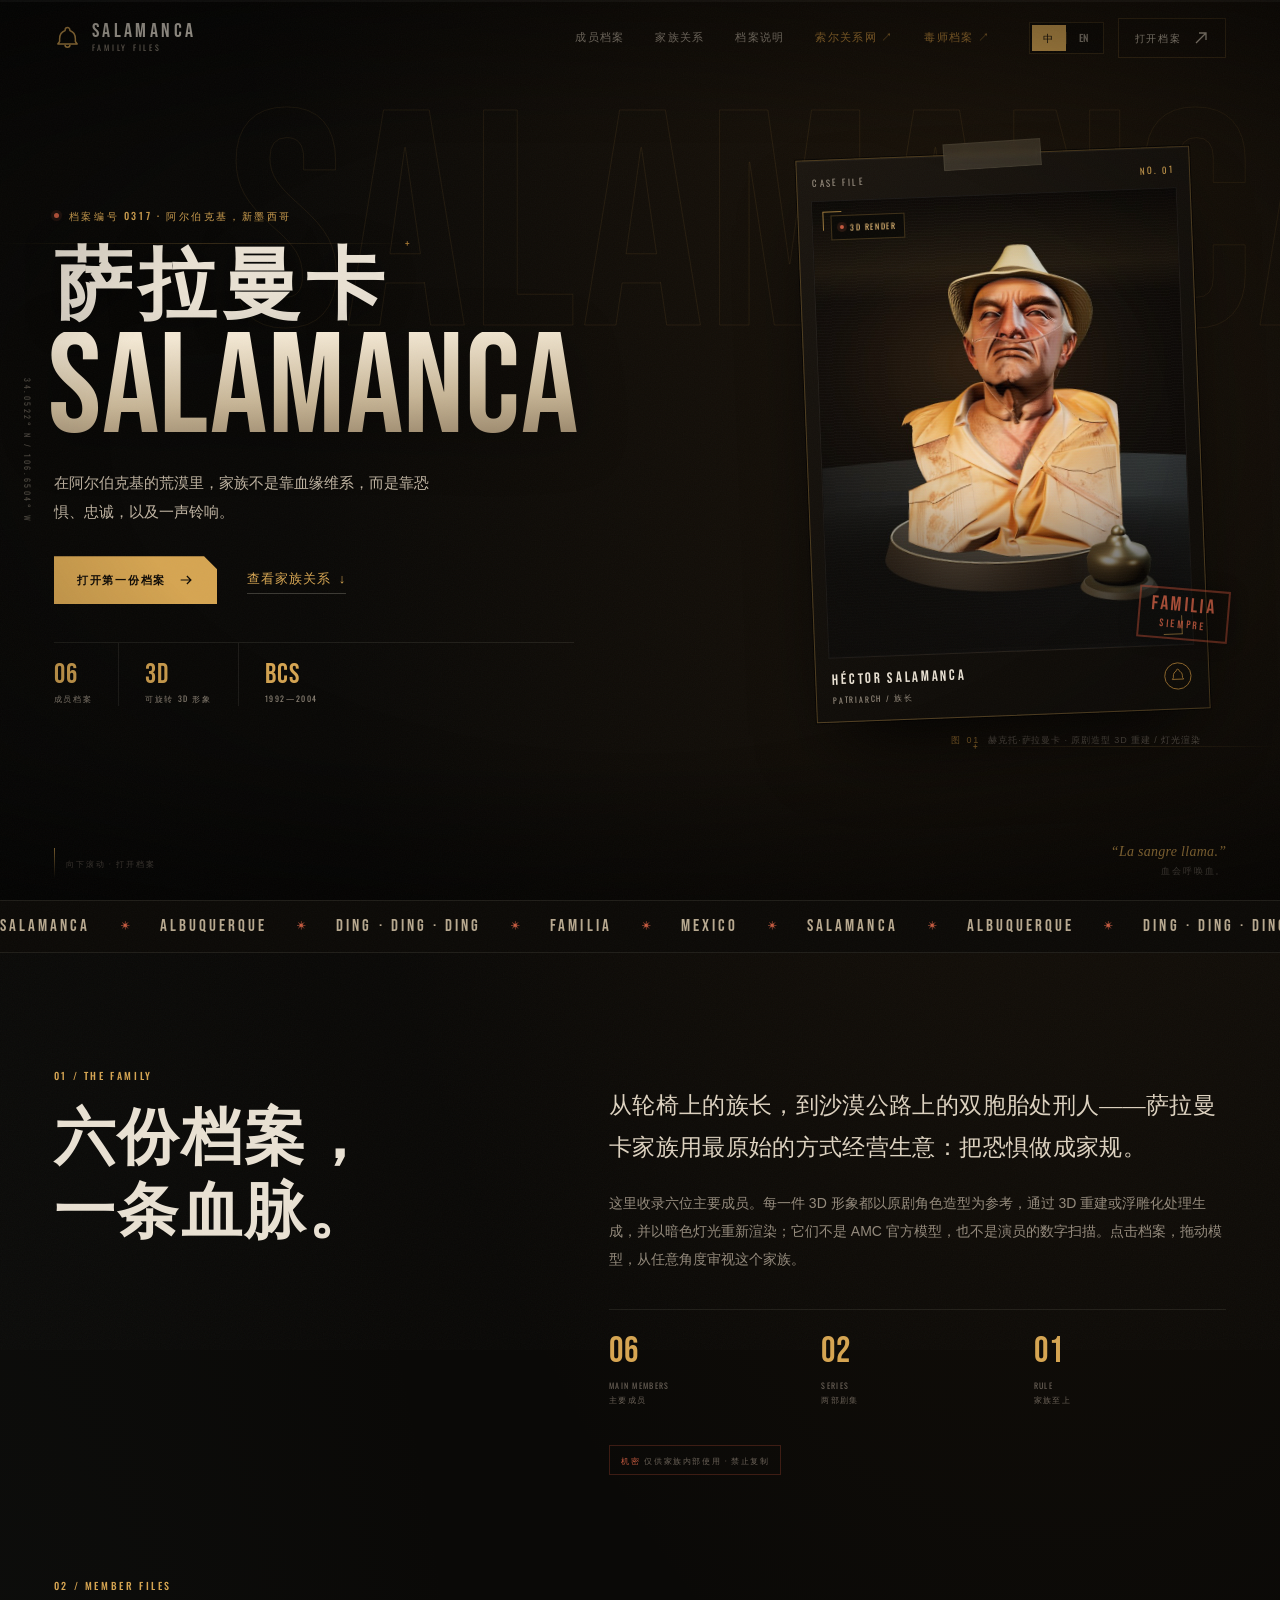
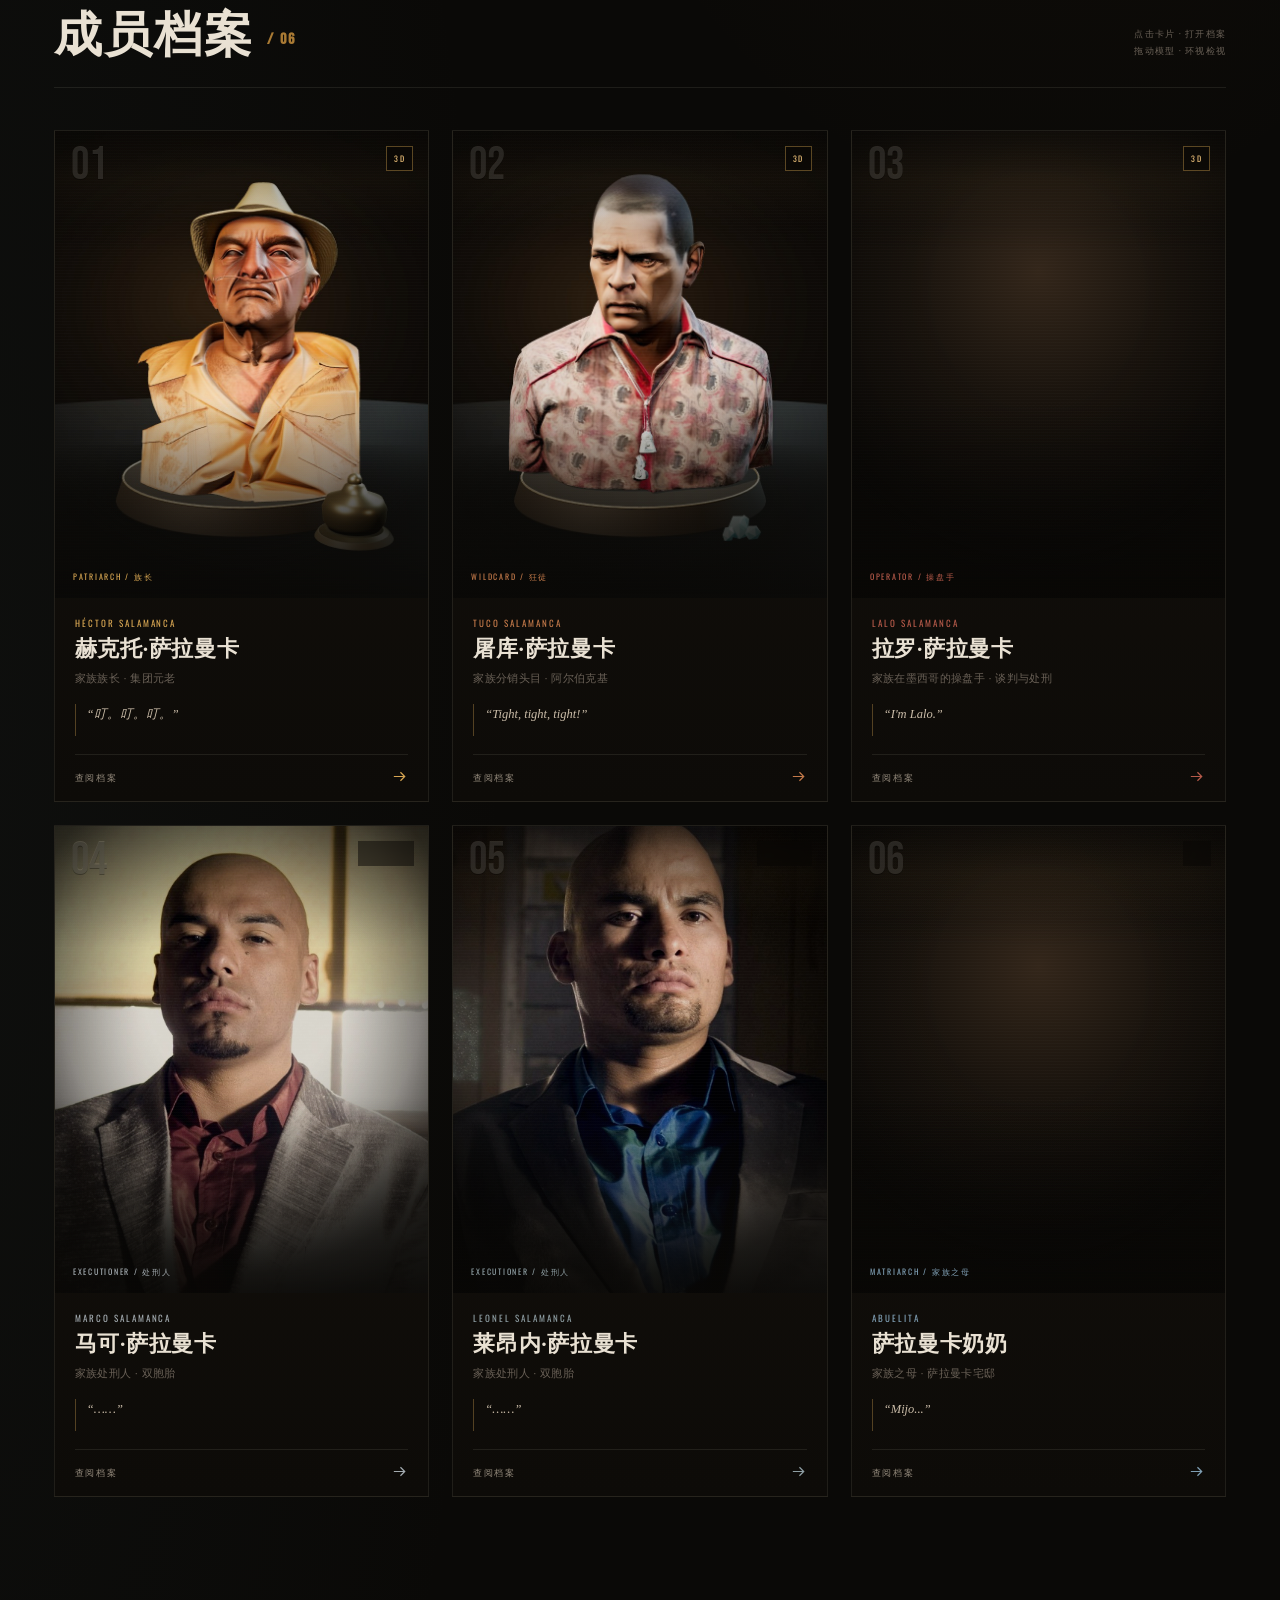
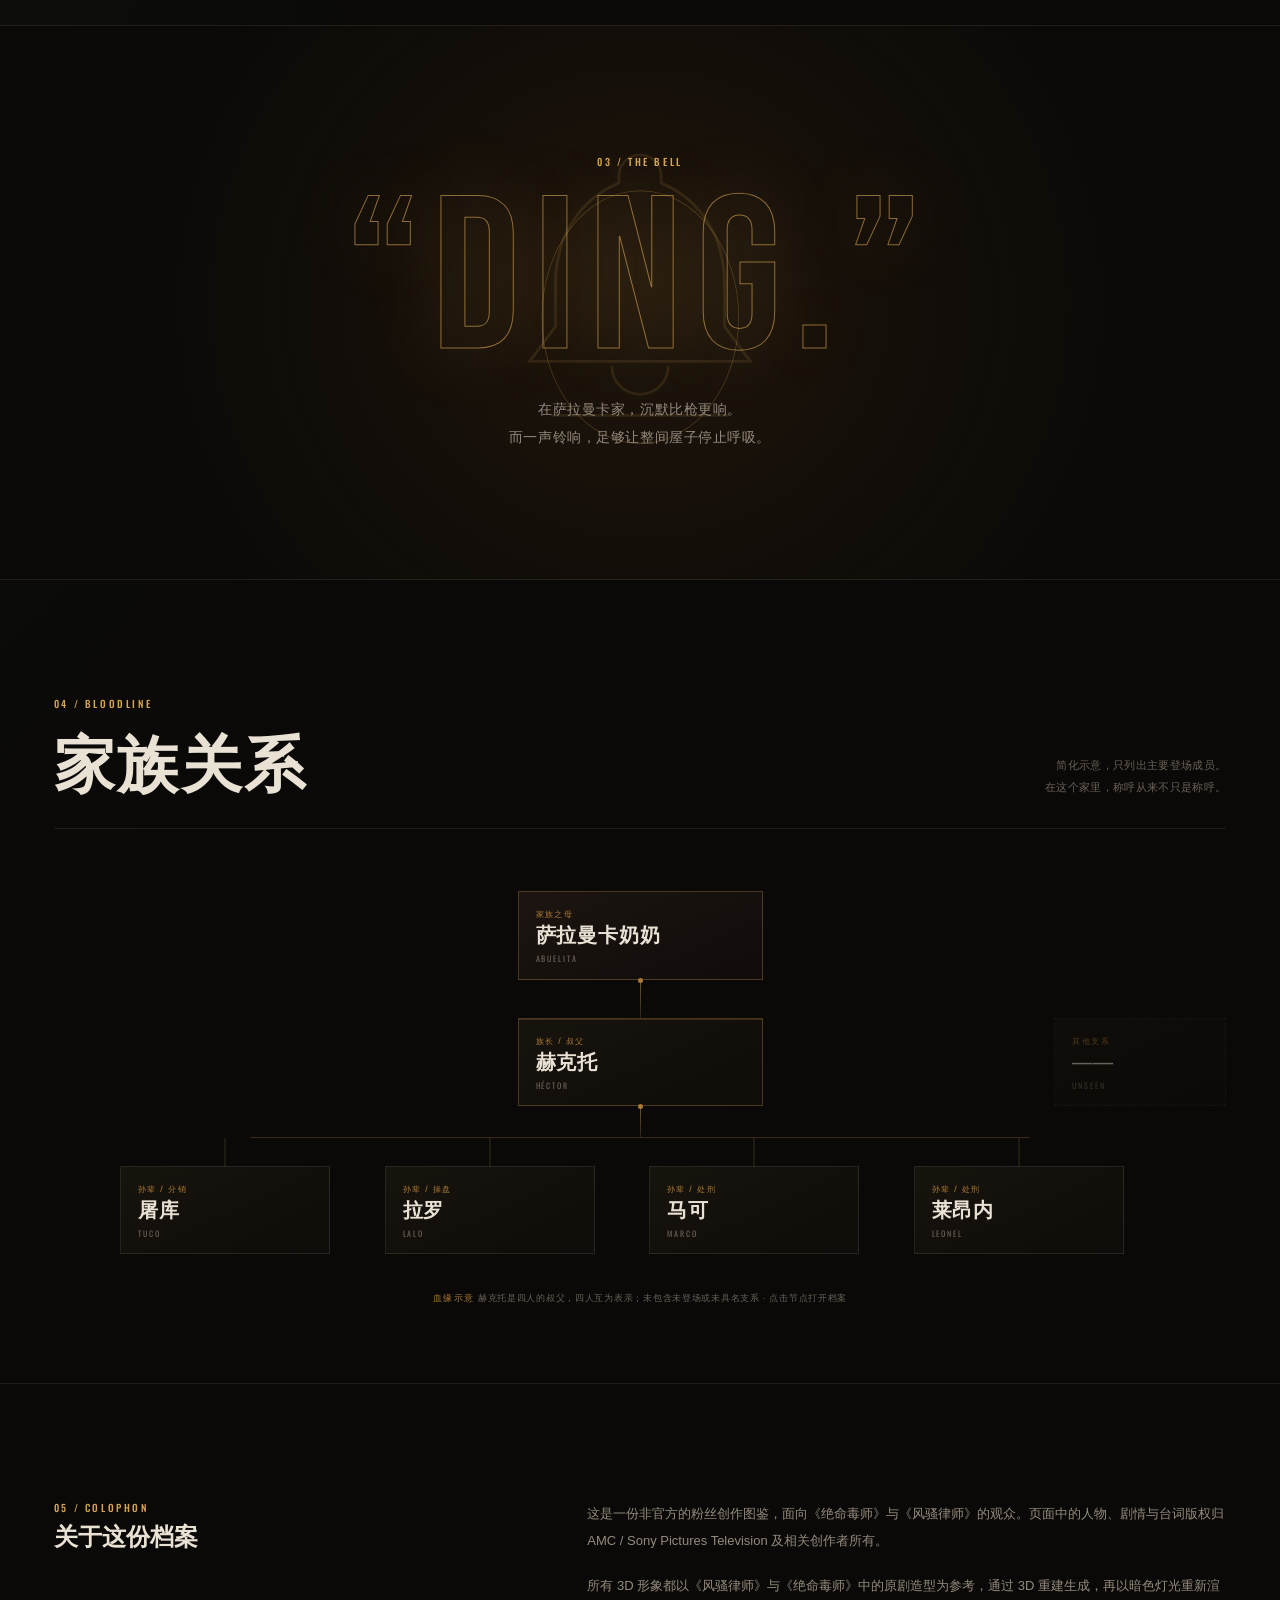
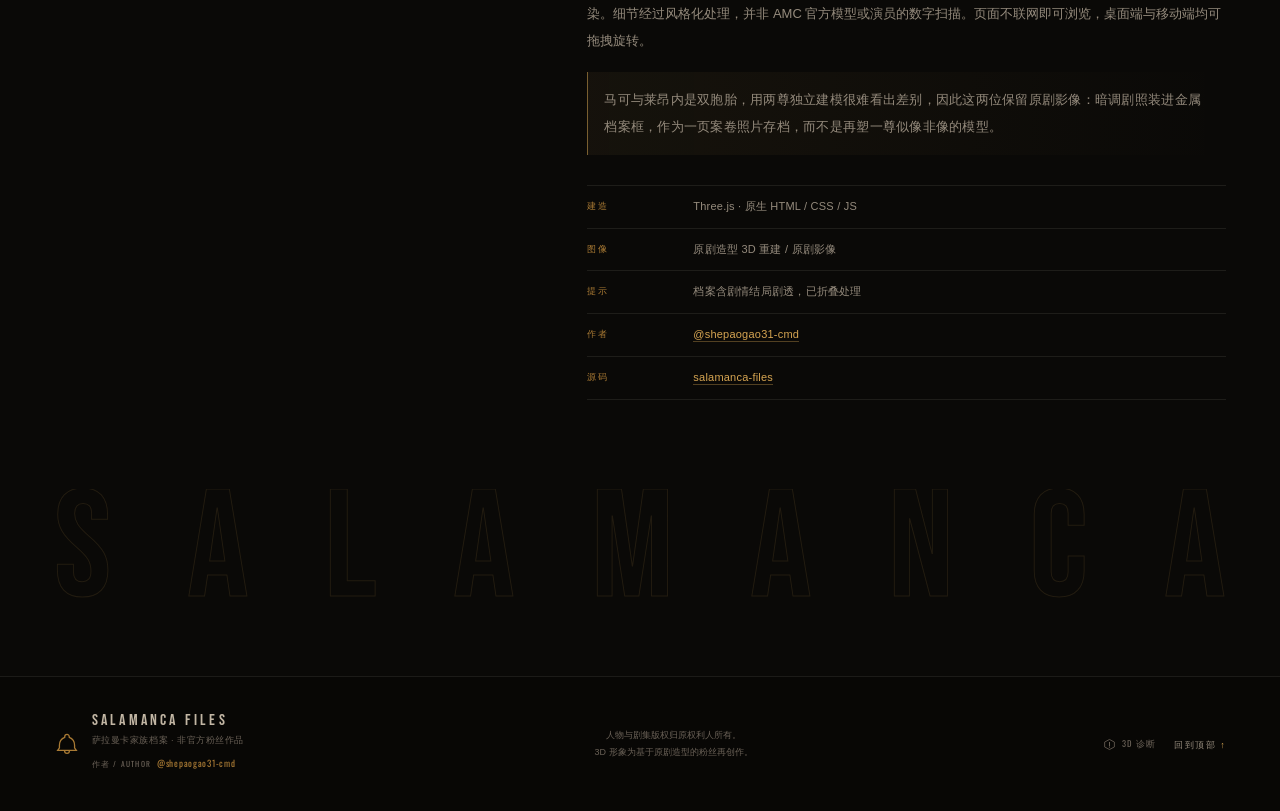
<file: index.html>
<!DOCTYPE html>
<html lang="zh-CN" data-lang="zh">
<head>
<meta charset="UTF-8">
<meta name="viewport" content="width=device-width, initial-scale=1.0, viewport-fit=cover">
<meta name="theme-color" content="#0b0a08">
<meta name="description" content="《风骚律师》萨拉曼卡家族主要角色图鉴：赫克托、屠库、拉罗、马可、莱昂内与萨拉曼卡奶奶的原剧造型 3D 重建档案。">
<title>萨拉曼卡家族档案 · SALAMANCA FILES</title>
<link rel="icon" href="assets/fonts/favicon.svg" type="image/svg+xml">
<link rel="stylesheet" href="assets/css/style.css?v=20261112c">
</head>
<body id="top">

<div class="grain" aria-hidden="true"></div>
<div class="vignette" aria-hidden="true"></div>
<div class="scroll-progress" aria-hidden="true"><span id="scroll-bar"></span></div>

<header class="site-nav" id="site-nav">
  <a class="brand" href="#top" aria-label="返回首页" data-i18n-aria="nav.homeAria">
    <svg class="brand__bell" viewBox="0 0 24 24" fill="none" aria-hidden="true">
      <path d="M12 3.2c-1.2 0-2.1.9-2.1 2.1v.5C6.6 7 5 9.8 5 13.2v2.4l-1.6 2.2h17.2L19 15.6v-2.4c0-3.4-1.6-6.2-4.9-7.4v-.5c0-1.2-.9-2.1-2.1-2.1Z" stroke="currentColor" stroke-width="1.3" stroke-linejoin="round"/>
      <path d="M9.8 18.5a2.2 2.2 0 0 0 4.4 0" stroke="currentColor" stroke-width="1.3"/>
    </svg>
    <span class="brand__text"><strong>SALAMANCA</strong><small>FAMILY FILES</small></span>
  </a>
  <nav class="site-nav__links" aria-label="主导航" data-i18n-aria="nav.aria">
    <a href="#files" data-i18n="nav.files">成员档案</a>
    <a href="#tree" data-i18n="nav.tree">家族关系</a>
    <a href="#about" data-i18n="nav.about">档案说明</a>
    <a href="saul.html" class="nav-saul" data-i18n="nav.saul">索尔关系网 ↗</a>
    <a href="walter.html" class="nav-saul" data-i18n="nav.walter">毒师档案 ↗</a>
  </nav>

  <div class="nav__right">
    <div class="lang-switch" role="group" aria-label="语言切换 / Language" data-i18n-aria="lang.aria">
      <button type="button" class="lang-switch__btn is-active" data-lang-btn="zh" aria-pressed="true">中</button>
      <span class="lang-switch__divider" aria-hidden="true"></span>
      <button type="button" class="lang-switch__btn" data-lang-btn="en" aria-pressed="false">EN</button>
    </div>
    <button class="btn btn--ghost site-nav__cta" type="button" data-open="hector">
      <span data-i18n="nav.open">打开档案</span>
      <svg viewBox="0 0 16 16" fill="none" aria-hidden="true"><path d="M3 13 13 3M6 3h7v7" stroke="currentColor" stroke-width="1.3"/></svg>
    </button>
  </div>
</header>

<main>

  <!-- HERO -->
  <section class="hero" aria-labelledby="hero-title">
    <div class="hero__backdrop" aria-hidden="true">
      <span class="hero__ghost">SALAMANCA</span>
      <span class="hero__coords">34.0522° N / 106.6504° W</span>
      <span class="hero__rule hero__rule--a"></span>
      <span class="hero__rule hero__rule--b"></span>
    </div>

    <div class="wrap hero__grid">
      <div class="hero__copy">
        <p class="kicker reveal"><span class="kicker__dot"></span><span data-i18n="hero.kicker">档案编号 0317 · 阿尔伯克基，新墨西哥</span></p>
        <h1 class="hero__title reveal" id="hero-title">
          <span class="hero__title-cn" data-i18n="hero.titleTop">萨拉曼卡</span>
          <span class="hero__title-en" data-i18n="hero.titleMain">SALAMANCA</span>
        </h1>
        <p class="hero__lede reveal" data-i18n="hero.lede">在阿尔伯克基的荒漠里，家族不是靠血缘维系，而是靠恐惧、忠诚，以及一声铃响。</p>
        <div class="hero__actions reveal">
          <button class="btn btn--solid" type="button" data-open="hector">
            <span data-i18n="hero.cta1">打开第一份档案</span>
            <svg viewBox="0 0 18 18" fill="none" aria-hidden="true"><path d="M3 9h11M10 4.5 14.5 9 10 13.5" stroke="currentColor" stroke-width="1.4"/></svg>
          </button>
          <a class="text-link" href="#tree"><span data-i18n="hero.cta2">查看家族关系</span> <span aria-hidden="true">↓</span></a>
        </div>
        <ul class="hero__meta reveal" aria-label="页面信息">
          <li><strong>06</strong><span data-i18n="hero.meta1">成员档案</span></li>
          <li><strong>3D</strong><span data-i18n="hero.meta2">可旋转 3D 形象</span></li>
          <li><strong>BCS</strong><span data-i18n="hero.meta3">1992—2004</span></li>
        </ul>
      </div>

      <div class="hero__visual reveal">
        <div class="dossier-card">
          <div class="dossier-card__top">
            <span>CASE FILE</span>
            <span class="dossier-card__no">NO. 01</span>
          </div>
          <div class="dossier-card__photo">
            <div class="portrait-skeleton" data-skeleton="hector"></div>
            <img data-portrait="hector" alt="赫克托·萨拉曼卡的原剧造型 3D 重建半身像" data-i18n-alt="hero.imgAlt" width="720" height="900" decoding="async">
            <span class="dossier-card__corner dossier-card__corner--tl" aria-hidden="true"></span>
            <span class="dossier-card__corner dossier-card__corner--br" aria-hidden="true"></span>
            <span class="dossier-card__scan" aria-hidden="true"></span>
            <span class="dossier-card__live"><i></i>3D RENDER</span>
          </div>
          <div class="dossier-card__bottom">
            <div>
              <strong>HÉCTOR SALAMANCA</strong>
              <span>PATRIARCH / 族长</span>
            </div>
            <svg class="dossier-card__mark" viewBox="0 0 32 32" fill="none" aria-hidden="true">
              <circle cx="16" cy="16" r="14.5" stroke="currentColor" stroke-width="1"/>
              <path d="M16 8.5c-.9 0-1.6.7-1.6 1.6v.4c-2.1.9-3.4 2.9-3.4 5.4v1.9l-1.3 1.8h12.6l-1.3-1.8v-1.9c0-2.5-1.3-4.5-3.4-5.4v-.4c0-.9-.7-1.6-1.6-1.6Z" stroke="currentColor" stroke-width="1"/>
            </svg>
          </div>
          <span class="stamp stamp--hero" aria-hidden="true">FAMILIA<br><em>SIEMPRE</em></span>
        </div>
        <p class="hero__caption" data-i18n-html="hero.caption"><span>图 01</span> 赫克托·萨拉曼卡 · 原剧造型 3D 重建 / 灯光渲染</p>
      </div>
    </div>

    <div class="hero__footer wrap">
      <span class="hero__scroll"><i></i><span data-i18n="hero.scroll">向下滚动 · 打开档案</span></span>
      <span class="hero__motto">“La sangre llama.”<em data-i18n="hero.mottoSub">血会呼唤血。</em></span>
    </div>
  </section>

  <!-- MARQUEE -->
  <div class="marquee" aria-hidden="true">
    <div class="marquee__track">
      <span>SALAMANCA</span><i>✳</i><span>ALBUQUERQUE</span><i>✳</i><span>DING · DING · DING</span><i>✳</i><span>FAMILIA</span><i>✳</i><span>MEXICO</span><i>✳</i>
      <span>SALAMANCA</span><i>✳</i><span>ALBUQUERQUE</span><i>✳</i><span>DING · DING · DING</span><i>✳</i><span>FAMILIA</span><i>✳</i><span>MEXICO</span><i>✳</i>
    </div>
  </div>

  <!-- INTRO -->
  <section class="intro wrap" aria-labelledby="intro-title">
    <div class="section-head">
      <p class="kicker reveal">01 / THE FAMILY</p>
      <h2 class="reveal" id="intro-title" data-i18n-html="intro.title">六份档案，<br>一条血脉。</h2>
    </div>
    <div class="intro__body">
      <p class="intro__lede reveal" data-i18n="intro.lede">从轮椅上的族长，到沙漠公路上的双胞胎处刑人——萨拉曼卡家族用最原始的方式经营生意：把恐惧做成家规。</p>
      <p class="reveal" data-i18n="intro.copy">这里收录六位主要成员。每一件 3D 形象都以原剧角色造型为参考，通过 3D 重建或浮雕化处理生成，并以暗色灯光重新渲染；它们不是 AMC 官方模型，也不是演员的数字扫描。点击档案，拖动模型，从任意角度审视这个家族。</p>
      <div class="intro__stats reveal">
        <div class="stat"><strong>06</strong><span data-i18n-html="intro.stat1">MAIN MEMBERS<br>主要成员</span></div>
        <div class="stat"><strong>02</strong><span data-i18n-html="intro.stat2">SERIES<br>两部剧集</span></div>
        <div class="stat"><strong>01</strong><span data-i18n-html="intro.stat3">RULE<br>家族至上</span></div>
      </div>
      <p class="confidential reveal" data-i18n-html="intro.confidential"><span>CONFIDENTIAL</span> FOR FAMILY USE ONLY · DO NOT COPY</p>
    </div>
  </section>

  <!-- FILES -->
  <section class="files wrap" id="files" aria-labelledby="files-title">
    <div class="files__head">
      <div>
        <p class="kicker reveal">02 / MEMBER FILES</p>
        <h2 class="files__title reveal" id="files-title"><span data-i18n="files.title">成员档案</span> <span class="files__count">/ 06</span></h2>
      </div>
      <p class="files__note reveal" data-i18n-html="files.note">点击卡片 · 打开档案<br>拖动模型 · 环视检视</p>
    </div>

    <div class="files__grid" id="files-grid"><!-- 由 JS 渲染 --></div>
    <noscript><p class="noscript" data-i18n="files.noscript">请启用 JavaScript 以查看 3D 角色档案。</p></noscript>
  </section>

  <!-- INTERLUDE -->
  <section class="interlude" aria-label="家族箴言">
    <div class="interlude__bell" aria-hidden="true">
      <svg viewBox="0 0 120 150" fill="none">
        <path d="M60 14c-5 0-9 4-9 9v3c-17 7-27 23-27 43v18l-11 15h94l-11-15V69c0-20-10-36-27-43v-3c0-5-4-9-9-9Z" stroke="currentColor" stroke-width="1.2"/>
        <path d="M48 104a12 12 0 0 0 24 0" stroke="currentColor" stroke-width="1.2"/>
        <path d="M22 125h76" stroke="currentColor" stroke-width="1.2"/>
      </svg>
      <span class="interlude__ripple interlude__ripple--1"></span>
      <span class="interlude__ripple interlude__ripple--2"></span>
    </div>
    <div class="wrap interlude__inner">
      <p class="kicker reveal">03 / THE BELL</p>
      <h2 class="interlude__quote reveal">“DING.”</h2>
      <p class="interlude__text reveal" data-i18n-html="interlude.text">在萨拉曼卡家，沉默比枪更响。<br>而一声铃响，足够让整间屋子停止呼吸。</p>
    </div>
  </section>

  <!-- TREE -->
  <section class="tree-section wrap" id="tree" aria-labelledby="tree-title">
    <div class="section-head section-head--split">
      <div>
        <p class="kicker reveal">04 / BLOODLINE</p>
        <h2 class="reveal" id="tree-title" data-i18n="tree.title">家族关系</h2>
      </div>
      <p class="tree__intro reveal" data-i18n-html="tree.intro">简化示意，只列出主要登场成员。<br>在这个家里，称呼从来不只是称呼。</p>
    </div>

    <div class="tree" role="group" aria-label="萨拉曼卡家族关系示意图" data-i18n-aria="tree.aria">
      <div class="tree__row tree__row--top">
        <button class="tree-node tree-node--matriarch" type="button" data-open="abuelita">
          <span class="tree-node__role" data-i18n="tree.roleMatriarch">家族之母</span>
          <strong data-i18n="tree.nameAbuelita">萨拉曼卡奶奶</strong>
          <small data-i18n="tree.smallAbuelita">ABUELITA</small>
        </button>
      </div>
      <div class="tree__stem" aria-hidden="true"></div>
      <div class="tree__row tree__row--mid">
        <button class="tree-node tree-node--patriarch" type="button" data-open="hector">
          <span class="tree-node__role" data-i18n="tree.rolePatriarch">族长 / 叔父</span>
          <strong data-i18n="tree.nameHector">赫克托</strong>
          <small data-i18n="tree.smallHector">HÉCTOR</small>
        </button>
        <span class="tree-node tree-node--ghost" aria-hidden="true">
          <span class="tree-node__role" data-i18n="tree.roleGhost">其他支系</span>
          <strong data-i18n="tree.nameGhost">——</strong>
          <small data-i18n="tree.smallGhost">UNSEEN</small>
        </span>
      </div>
      <div class="tree__stem tree__stem--branch" aria-hidden="true"></div>
      <div class="tree__row tree__row--bottom">
        <span class="tree__branch-line" aria-hidden="true"></span>
        <button class="tree-node" type="button" data-open="tuco">
          <span class="tree-node__role" data-i18n="tree.roleTuco">侄辈 / 分销</span>
          <strong data-i18n="tree.nameTuco">屠库</strong>
          <small data-i18n="tree.smallTuco">TUCO</small>
        </button>
        <button class="tree-node" type="button" data-open="lalo">
          <span class="tree-node__role" data-i18n="tree.roleLalo">侄辈 / 操盘</span>
          <strong data-i18n="tree.nameLalo">拉罗</strong>
          <small data-i18n="tree.smallLalo">LALO</small>
        </button>
        <button class="tree-node" type="button" data-open="marco">
          <span class="tree-node__role" data-i18n="tree.roleMarco">侄辈 / 处刑</span>
          <strong data-i18n="tree.nameMarco">马可</strong>
          <small data-i18n="tree.smallMarco">MARCO</small>
        </button>
        <button class="tree-node" type="button" data-open="leonel">
          <span class="tree-node__role" data-i18n="tree.roleLeonel">侄辈 / 处刑</span>
          <strong data-i18n="tree.nameLeonel">莱昂内</strong>
          <small data-i18n="tree.smallLeonel">LEONEL</small>
        </button>
      </div>
    </div>
    <p class="tree__foot reveal" data-i18n-html="tree.foot"><span>血缘示意</span> 赫克托是四人的叔父，四人互为表亲；未包含未登场或未具名支系 · 点击节点打开档案</p>
  </section>

  <!-- ABOUT -->
  <section class="about wrap" id="about" aria-labelledby="about-title">
    <div class="about__grid">
      <div>
        <p class="kicker reveal">05 / COLOPHON</p>
        <h2 class="reveal" id="about-title" data-i18n="about.title">关于这份档案</h2>
      </div>
      <div class="about__copy">
        <p class="reveal" data-i18n="about.p1">这是一份非官方的粉丝创作图鉴，面向《绝命毒师》与《风骚律师》的观众。页面中的人物、剧情与台词版权归 AMC / Sony Pictures Television 及相关创作者所有。</p>
        <p class="reveal" data-i18n="about.p2">所有 3D 形象都以《风骚律师》与《绝命毒师》中的原剧造型为参考，通过 3D 重建生成，再以暗色灯光重新渲染。细节经过风格化处理，并非 AMC 官方模型或演员的数字扫描。页面不联网即可浏览，桌面端与移动端均可拖拽旋转。</p>
        <p class="about__note reveal" data-i18n="about.relief">马可与莱昂内以一对暗铜浮雕呈现。他们从不开口，档案也不替他们说话。</p>
        <dl class="about__meta reveal">
          <div><dt data-i18n="about.dtBuilt">建造</dt><dd data-i18n="about.ddBuilt">Three.js · 原生 HTML / CSS / JS</dd></div>
          <div><dt data-i18n="about.dtImage">图像</dt><dd data-i18n="about.ddImage">原剧造型 3D 重建 / 实时渲染</dd></div>
          <div><dt data-i18n="about.dtNote">提示</dt><dd data-i18n="about.ddNote">档案含剧情结局剧透，已折叠处理</dd></div>
          <div><dt data-i18n="about.dtAuthor">作者</dt><dd><a class="about__link" data-author-link href="https://github.com/" target="_blank" rel="noopener noreferrer" data-author-name>@github</a></dd></div>
          <div><dt data-i18n="about.dtSource">源码</dt><dd><a class="about__link" data-repo-link href="https://github.com/" target="_blank" rel="noopener noreferrer" data-repo-name>salamanca-files</a></dd></div>
        </dl>
      </div>
    </div>
    <div class="about__mark" aria-hidden="true">
      <span>S</span><span>A</span><span>L</span><span>A</span><span>M</span><span>A</span><span>N</span><span>C</span><span>A</span>
    </div>
  </section>

</main>

<footer class="site-footer">
  <div class="wrap site-footer__inner">
    <div class="site-footer__brand">
      <svg viewBox="0 0 24 24" fill="none" aria-hidden="true"><path d="M12 3.2c-1.2 0-2.1.9-2.1 2.1v.5C6.6 7 5 9.8 5 13.2v2.4l-1.6 2.2h17.2L19 15.6v-2.4c0-3.4-1.6-6.2-4.9-7.4v-.5c0-1.2-.9-2.1-2.1-2.1Z" stroke="currentColor" stroke-width="1.2"/><path d="M9.8 18.5a2.2 2.2 0 0 0 4.4 0" stroke="currentColor" stroke-width="1.2"/></svg>
      <div>
        <strong>SALAMANCA FILES</strong>
        <span data-i18n="footer.tagline">萨拉曼卡家族档案 · 非官方粉丝作品</span>
        <a class="site-credit" data-author-link href="https://github.com/" target="_blank" rel="noopener noreferrer">
          <em data-author-label>作者 / AUTHOR</em>
          <b data-author-name>@github</b>
        </a>
      </div>
    </div>
    <p class="site-footer__note" data-i18n-html="footer.note">人物与剧集版权归原权利人所有。<br>3D 形象为抽象化艺术再创作。</p>
    <div class="site-footer__actions">
      <button class="site-footer__gl" type="button" data-gl-diag>
        <svg viewBox="0 0 16 16" fill="none" aria-hidden="true"><path d="M8 1.8 14 5v6l-6 3.2L2 11V5l6-3.2Z" stroke="currentColor" stroke-width="1"/><path d="M8 5.4v4M8 10.9v.5" stroke="currentColor" stroke-width="1.2" stroke-linecap="round"/></svg>
        <span data-i18n="footer.glCheck">3D 诊断</span>
      </button>
      <a class="site-footer__top" href="#top"><span data-i18n="footer.top">回到顶部</span> <span aria-hidden="true">↑</span></a>
    </div>
  </div>
</footer>

<!-- MODAL -->
<div class="modal" id="modal" hidden>
  <div class="modal__backdrop" data-close aria-hidden="true"></div>
  <div class="modal__panel" role="dialog" aria-modal="true" aria-labelledby="modal-name" aria-describedby="modal-summary">
    <button class="modal__close" type="button" data-close aria-label="关闭档案" data-i18n-aria="modal.closeAria">
      <svg viewBox="0 0 20 20" fill="none" aria-hidden="true"><path d="M5 5l10 10M15 5 5 15" stroke="currentColor" stroke-width="1.4"/></svg>
    </button>

    <div class="modal__stage">
      <div class="stage__head">
        <span class="stage__label"><i></i><span id="stage-mode">LIVE 3D</span> · <span id="modal-num">01</span> / 06</span>
        <span class="stage__status" id="stage-status" data-i18n="modal.stageStatus">拖动旋转</span>
      </div>
      <div class="stage__lang" role="group" aria-label="语言切换 / Language" data-i18n-aria="lang.aria">
        <button type="button" data-lang-btn="zh" aria-pressed="true">中</button>
        <span aria-hidden="true"></span>
        <button type="button" data-lang-btn="en" aria-pressed="false">EN</button>
      </div>
      <div class="stage__canvas" id="stage-canvas">
        <div class="stage__placeholder" id="stage-placeholder">
          <svg viewBox="0 0 48 48" fill="none" aria-hidden="true"><path d="M24 6c-3 0-5 2-5 5v1c-8 3-12 10-12 19v5l-3 4h40l-3-4v-5c0-9-4-16-12-19v-1c0-3-2-5-5-5Z" stroke="currentColor" stroke-width="1.2"/></svg>
          <span data-i18n="modal.placeholder">正在载入 3D 人物…</span>
        </div>
        <div class="photo-stage" id="photo-stage" hidden>
          <div class="photo-stage__inner">
            <figure class="photo-stage__plate" id="photo-plate">
              <img id="photo-stage-img" alt="" decoding="async">
              <span class="photo-stage__sheen" aria-hidden="true"></span>
              <span class="photo-stage__scan" aria-hidden="true"></span>
              <span class="photo-stage__corner photo-stage__corner--tl" aria-hidden="true"></span>
              <span class="photo-stage__corner photo-stage__corner--tr" aria-hidden="true"></span>
              <span class="photo-stage__corner photo-stage__corner--bl" aria-hidden="true"></span>
              <span class="photo-stage__corner photo-stage__corner--br" aria-hidden="true"></span>
              <figcaption class="photo-stage__caption">
                <span id="photo-stage-cap">ON-SCREEN STILL</span><b>S/F</b>
              </figcaption>
            </figure>
          </div>
        </div>
      </div>
      <div class="stage__hint" aria-hidden="true">
        <svg viewBox="0 0 24 24" fill="none"><path d="M8 11V6.5a1.5 1.5 0 0 1 3 0V11m0-4.5a1.5 1.5 0 0 1 3 0V11m0-3.5a1.5 1.5 0 0 1 3 0V13c0 4-2.5 7-6.5 7S7 17 7 13.5V12a1.5 1.5 0 0 1 3 0" stroke="currentColor" stroke-width="1.2" stroke-linecap="round"/></svg>
        <span id="hint-main" data-i18n="modal.hintMain">拖动旋转</span><em class="hint-zoom" data-i18n="modal.hintZoom">· 滚轮缩放</em>
      </div>
      <div class="stage__controls">
        <button class="mini-btn is-on" id="btn-rotate" type="button" aria-pressed="true">
          <svg viewBox="0 0 16 16" fill="none" aria-hidden="true"><path d="M13 8a5 5 0 1 1-1.5-3.6M13 2v3.5H9.5" stroke="currentColor" stroke-width="1.2"/></svg>
          <span data-i18n="modal.auto">自动旋转</span>
        </button>
        <button class="mini-btn" id="btn-reset" type="button">
          <svg viewBox="0 0 16 16" fill="none" aria-hidden="true"><path d="M3 8a5 5 0 1 0 1.5-3.6M3 2v3.5h3.5" stroke="currentColor" stroke-width="1.2"/></svg>
          <span data-i18n="modal.reset">重置视角</span>
        </button>
      </div>
      <div class="stage__foot">
        <span id="modal-en">HÉCTOR SALAMANCA</span>
        <span class="stage__foot-mark">S/F</span>
      </div>
    </div>

    <div class="modal__info" id="modal-info">
      <div class="modal__head">
        <p class="modal__en" id="modal-en-full">HÉCTOR SALAMANCA</p>
        <h2 id="modal-name">赫克托·萨拉曼卡</h2>
        <p class="modal__alias" id="modal-alias">叮叮叔 / Tío Héctor</p>
        <p class="modal__tagline" id="modal-tagline"></p>
      </div>

      <div class="meta-grid">
        <div><span data-i18n="modal.metaRole">身份</span><p id="modal-role"></p></div>
        <div><span data-i18n="modal.metaFaction">阵营</span><p id="modal-faction"></p></div>
        <div><span data-i18n="modal.metaEra">活跃</span><p id="modal-era"></p></div>
      </div>

      <p class="modal__summary" id="modal-summary"></p>

      <div class="info-block">
        <h4><span>01</span><span data-i18n="modal.traits">性格特征</span></h4>
        <ul class="trait-list" id="modal-traits"></ul>
      </div>

      <div class="info-block">
        <h4><span>02</span><span data-i18n="modal.style">标志性风格</span></h4>
        <ul class="style-list" id="modal-style"></ul>
      </div>

      <div class="quote-block">
        <span class="quote-block__mark" aria-hidden="true">“</span>
        <blockquote id="modal-quote"></blockquote>
        <p class="quote-block__cn" id="modal-quote-cn"></p>
        <p class="quote-block__note" id="modal-quote-note"></p>
      </div>

      <details class="spoiler">
        <summary><span class="spoiler__icon" aria-hidden="true">!</span><span data-i18n="modal.spoiler">结局档案 · 点击解密</span><em>SPOILER</em></summary>
        <p id="modal-fate"></p>
      </details>

      <div class="modal__nav">
        <button class="modal__nav-btn" type="button" id="btn-prev">
          <svg viewBox="0 0 18 18" fill="none" aria-hidden="true"><path d="M15 9H4M8 4.5 3.5 9 8 13.5" stroke="currentColor" stroke-width="1.3"/></svg>
          <span data-i18n="modal.prev">上一位</span>
        </button>
        <span class="modal__count" id="modal-count">01 / 06</span>
        <button class="modal__nav-btn" type="button" id="btn-next">
          <span data-i18n="modal.next">下一位</span>
          <svg viewBox="0 0 18 18" fill="none" aria-hidden="true"><path d="M3 9h11M10 4.5 14.5 9 10 13.5" stroke="currentColor" stroke-width="1.3"/></svg>
        </button>
      </div>
    </div>
  </div>
</div>

<script src="assets/js/gl-support.js?v=20261112c" defer></script>
<script src="assets/js/three.min.js?v=20261112c" defer></script>
<script src="assets/js/GLTFLoader.js?v=20261112c" defer></script>
<script src="assets/js/models.js?v=20261112c" defer></script>
<script src="assets/js/app.js?v=20261112c" defer></script>
<script src="assets/js/site-meta.js?v=20261112c" defer></script>
</body>
</html>
</file>
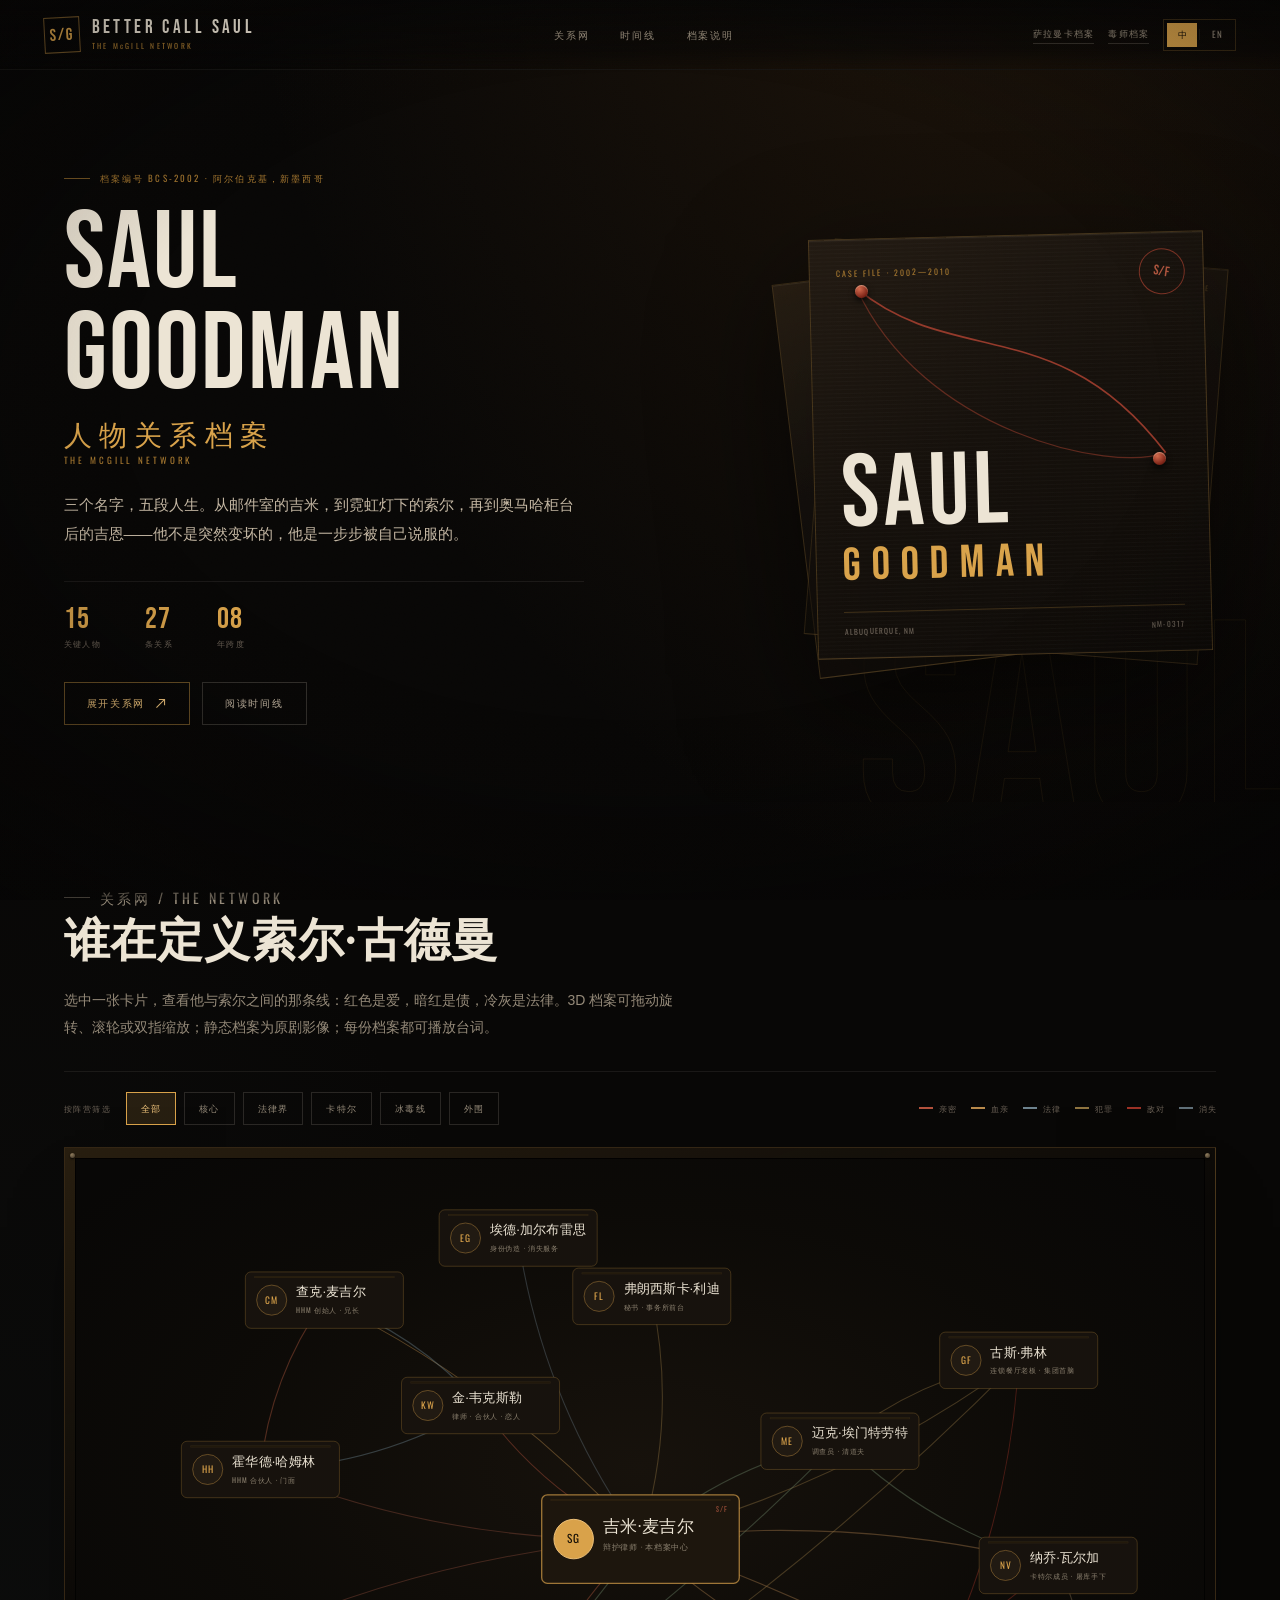
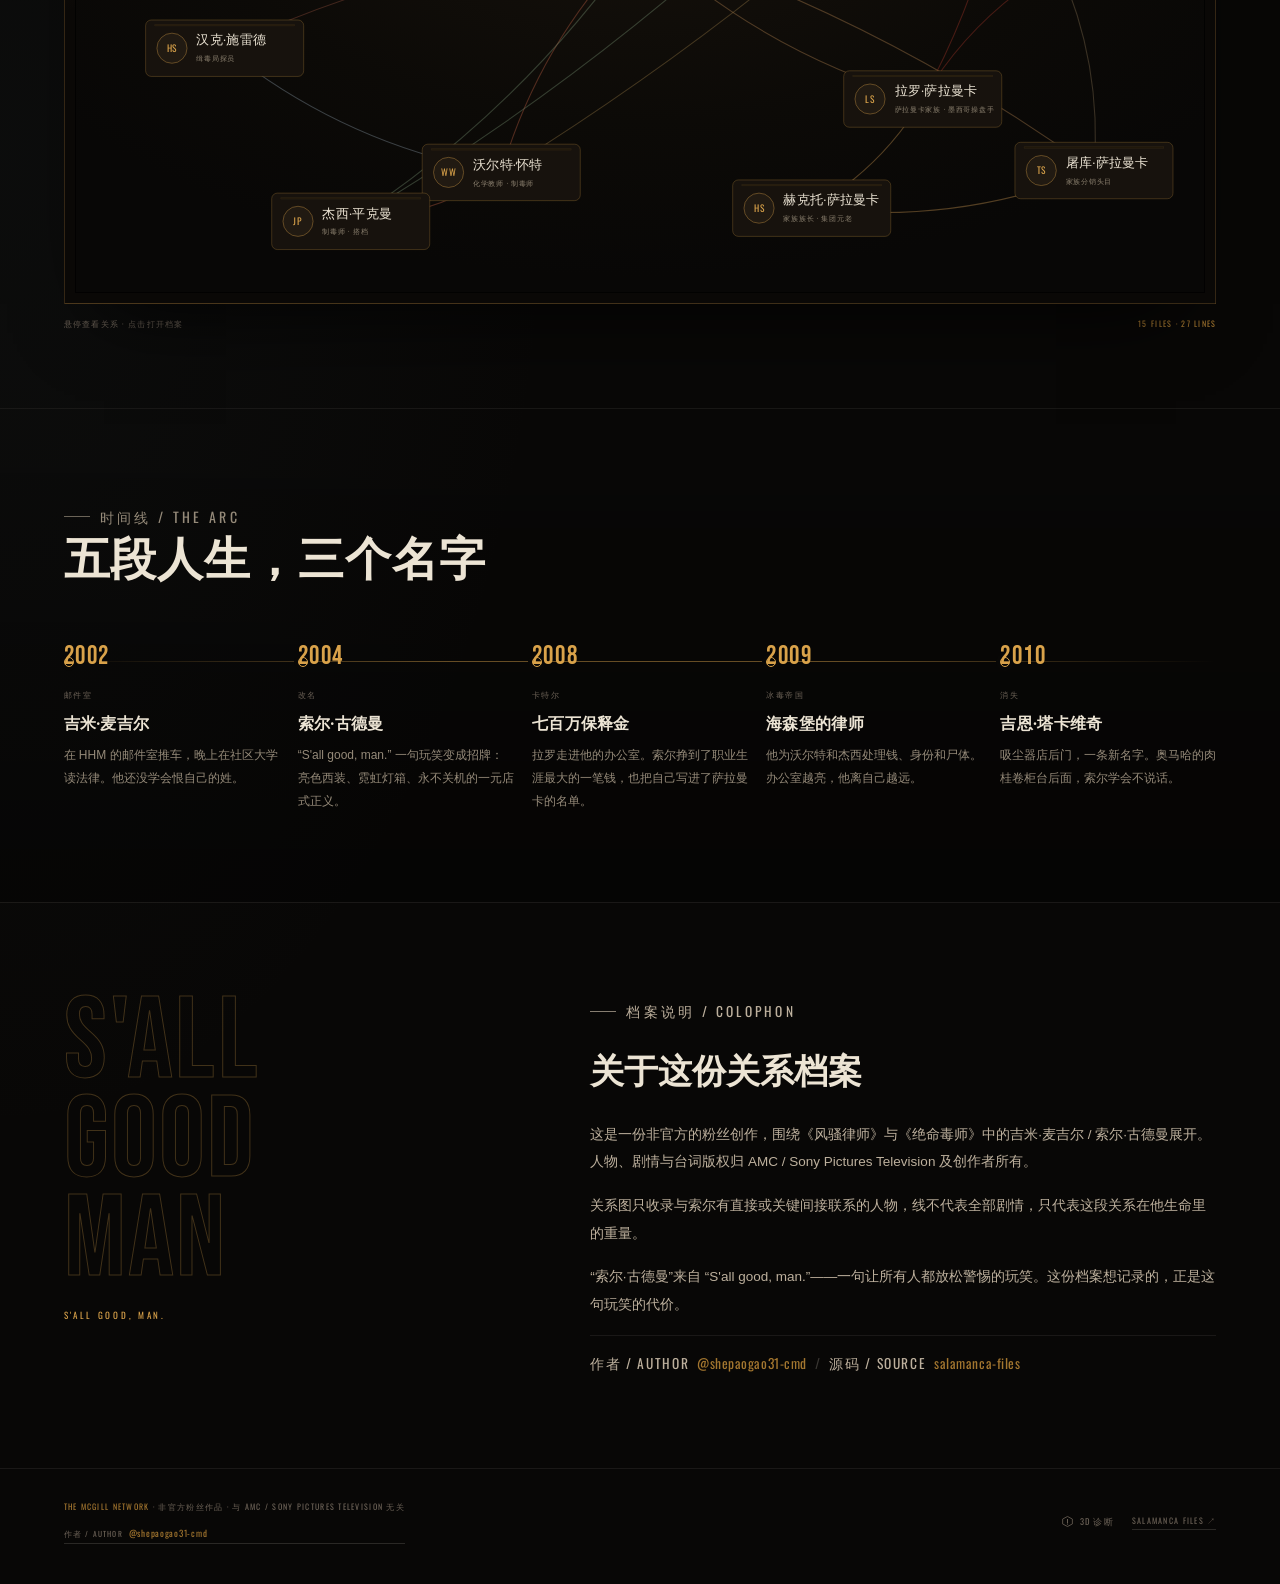
<file: saul.html>
<!DOCTYPE html>
<html lang="zh-CN" data-lang="zh">
<head>
<meta charset="UTF-8">
<meta name="viewport" content="width=device-width, initial-scale=1.0, viewport-fit=cover">
<meta name="theme-color" content="#080706">
<meta name="description" content="以索尔·古德曼为中心的人物关系档案：金、查克、霍华德、迈克、古斯、拉罗、纳乔、沃尔特、杰西等 15 位关键人物与 27 条关系，附时间线。">
<title>索尔·古德曼人物关系档案 · THE McGILL NETWORK</title>
<link rel="icon" href="assets/fonts/favicon.svg" type="image/svg+xml">
<link rel="stylesheet" href="assets/css/network.css?v=20261112c">
</head>
<body id="top">

<div class="grain" aria-hidden="true"></div>
<div class="vignette" aria-hidden="true"></div>

<header class="site-nav">
  <a class="brand" href="#top" aria-label="回到顶部">
    <span class="brand__mark">S/G</span>
    <span class="brand__text"><strong>BETTER CALL SAUL</strong><small>THE McGILL NETWORK</small></span>
  </a>
  <nav class="site-nav__links" aria-label="主导航">
    <a href="#network" data-i18n="navNetwork">关系网</a>
    <a href="#timeline" data-i18n="navTimeline">时间线</a>
    <a href="#about" data-i18n="navAbout">档案说明</a>
  </nav>
  <div class="nav__right">
    <a class="nav__back" href="index.html" data-i18n="back">萨拉曼卡档案</a>
    <a class="nav__back" href="walter.html" data-i18n="linkWalter">毒师档案</a>
    <div class="lang-switch" role="group" aria-label="语言切换 / Language">
      <button type="button" data-lang-btn="zh" class="is-active" aria-pressed="true">中</button>
      <span aria-hidden="true"></span>
      <button type="button" data-lang-btn="en" aria-pressed="false">EN</button>
    </div>
  </div>
</header>

<main>

  <!-- HERO -->
  <section class="hero">
    <span class="hero__ghost" aria-hidden="true">SAUL</span>
    <div class="wrap hero__grid">
      <div class="hero__copy">
        <p class="kicker" data-i18n="heroKicker">档案编号 BCS-2002 · 阿尔伯克基，新墨西哥</p>
        <h1 class="hero__title">
          SAUL<br>GOODMAN
          <span class="hero__sub-cn" data-i18n="heroSubCn">人物关系档案</span>
          <em class="hero__sub-en">THE McGILL NETWORK</em>
        </h1>
        <p class="hero__lead" data-i18n="heroLead">三个名字，五段人生。从邮件室的吉米，到霓虹灯下的索尔，再到奥马哈柜台后的吉恩——他不是突然变坏的，他是一步步被自己说服的。</p>

        <div class="hero__meta">
          <div><b>15</b><span data-i18n="heroMeta1">关键人物</span></div>
          <div><b>27</b><span data-i18n="heroMeta2">条关系</span></div>
          <div><b>08</b><span data-i18n="heroMeta3">年跨度</span></div>
        </div>

        <div class="hero__cta">
          <a class="btn" href="#network">
            <span data-i18n="heroCta">展开关系网</span>
            <svg viewBox="0 0 16 16" fill="none" aria-hidden="true"><path d="M3 13 13 3M6 3h7v7" stroke="currentColor" stroke-width="1.3"/></svg>
          </a>
          <a class="btn btn--ghost" href="#timeline"><span data-i18n="heroCta2">阅读时间线</span></a>
        </div>
      </div>

      <div class="stack" aria-hidden="true">
        <div class="stack__card stack__card--back1"></div>
        <div class="stack__card stack__card--back2"></div>
        <div class="stack__card stack__card--main">
          <p class="stack__label">CASE FILE · 2002—2010</p>
          <span class="stack__stamp">S/F</span>
          <p class="stack__big">SAUL</p>
          <p class="stack__sub">GOODMAN</p>
          <div class="stack__row">
            <span>ALBUQUERQUE, NM</span>
            <span>NM-0317</span>
          </div>
        </div>
        <span class="stack__pin stack__pin--a"></span>
        <span class="stack__pin stack__pin--b"></span>
        <svg class="stack__thread" viewBox="0 0 400 440" fill="none">
          <path d="M58 74 C 150 150, 250 96, 352 230" stroke="#a8402f" stroke-width="1.6" opacity="0.85"/>
          <path d="M58 74 C 120 210, 300 250, 352 230" stroke="#a8402f" stroke-width="1.2" opacity="0.5"/>
        </svg>
      </div>
    </div>
  </section>

  <!-- NETWORK -->
  <section class="network" id="network">
    <div class="wrap">
      <div class="network__head">
        <div class="section-head">
          <p class="kicker" data-i18n="boardKicker">关系网 / THE NETWORK</p>
          <h2 data-i18n="boardTitle">谁在定义索尔·古德曼</h2>
          <p data-i18n="boardLead">选中一张卡片，查看他与索尔之间的那条线；红色是爱，暗红是债，冷灰是法律。</p>
        </div>
      </div>

      <div class="board-tools">
        <span class="filter-label" data-i18n="filterLabel">按阵营筛选</span>
        <div class="filter-chips" id="filter-chips"></div>
        <div class="legend">
          <span><i style="background:#b4513c"></i><em data-i18n="legendLove">亲密</em></span>
          <span><i style="background:#b98a4b"></i><em data-i18n="legendFamily">血亲</em></span>
          <span><i style="background:#6d838f"></i><em data-i18n="legendLaw">法律</em></span>
          <span><i style="background:#8f7440"></i><em data-i18n="legendCrime">犯罪</em></span>
          <span><i style="background:#9c3226"></i><em data-i18n="legendEnemy">敌对</em></span>
          <span><i style="background:#5f6f78"></i><em data-i18n="legendEscape">消失</em></span>
        </div>
      </div>

      <div class="board-frame">
        <div class="board" id="board">
          <svg id="network-board" viewBox="0 0 1200 780" role="img" aria-label="人物关系图">
            <g id="layer-edges"></g>
            <g id="layer-nodes"></g>
          </svg>
        </div>
      </div>
      <div class="index-strip" id="mobile-index">
        <span class="index-strip__label">全部档案</span>
        <div class="index-strip__chips"></div>
      </div>
      <div class="board-hint">
        <span data-i18n="boardHint">悬停查看关系 · 点击打开档案</span>
        <b class="scroll-tip">← 左右滑动查看完整关系图 →</b>
        <b class="count-tip">15 FILES · 27 LINES</b>
      </div>
    </div>
  </section>

  <!-- TIMELINE -->
  <section class="timeline" id="timeline">
    <div class="wrap">
      <div class="section-head">
        <p class="kicker" data-i18n="timelineKicker">时间线 / THE ARC</p>
        <h2 data-i18n="timelineTitle">五段人生，三个名字</h2>
      </div>
      <div class="timeline__track" id="timeline-track"></div>
    </div>
  </section>

  <!-- ABOUT -->
  <section class="about" id="about">
    <div class="wrap about__grid">
      <div>
        <p class="about__mark">S'ALL<br>GOOD<br>MAN<small>S'ALL GOOD, MAN.</small></p>
      </div>
      <div class="about__body">
        <p class="kicker" data-i18n="aboutKicker">档案说明 / COLOPHON</p>
        <h2 class="section-head" style="font-size:clamp(24px,2.8vw,34px);margin:0 0 18px" data-i18n="aboutTitle">关于这份关系档案</h2>
        <p data-i18n="aboutP1">这是一份非官方的粉丝创作，围绕《风骚律师》与《绝命毒师》中的吉米·麦吉尔 / 索尔·古德曼展开。人物、剧情与台词版权归 AMC / Sony Pictures Television 及创作者所有。</p>
        <p data-i18n="aboutP2">关系图只收录与索尔有直接或关键间接联系的人物，线不代表全部剧情，只代表这段关系在他生命里的重量。</p>
        <p data-i18n="aboutP3">“索尔·古德曼”来自 “S'all good, man.”——一句让所有人都放松警惕的玩笑。这份档案想记录的，正是这句玩笑的代价。</p>
        <p class="about__credit">
          <span data-author-label>作者 / AUTHOR</span>
          <a data-author-link href="https://github.com/" target="_blank" rel="noopener noreferrer" data-author-name>@github</a>
          <span class="about__sep" aria-hidden="true">/</span>
          <span data-repo-label>源码 / SOURCE</span>
          <a data-repo-link href="https://github.com/" target="_blank" rel="noopener noreferrer" data-repo-name>salamanca-files</a>
        </p>
      </div>
    </div>
  </section>

</main>

<footer class="site-footer">
  <div class="wrap site-footer__inner">
    <div class="site-footer__meta">
      <span><strong>THE McGILL NETWORK</strong> · <span data-i18n="footer">非官方粉丝作品 · 与 AMC / Sony Pictures Television 无关</span></span>
      <a class="site-credit" data-author-link href="https://github.com/" target="_blank" rel="noopener noreferrer">
        <em data-author-label>作者 / AUTHOR</em>
        <b data-author-name>@github</b>
      </a>
    </div>
    <div class="site-footer__actions">
      <button class="site-footer__gl" type="button" data-gl-diag>
        <svg viewBox="0 0 16 16" fill="none" aria-hidden="true"><path d="M8 1.8 14 5v6l-6 3.2L2 11V5l6-3.2Z" stroke="currentColor" stroke-width="1"/><path d="M8 5.4v4M8 10.9v.5" stroke="currentColor" stroke-width="1.2" stroke-linecap="round"/></svg>
        <span data-i18n="footer.glCheck">3D 诊断</span>
      </button>
      <a href="index.html">SALAMANCA FILES ↗</a>
    </div>
  </div>
</footer>

<div class="dossier" id="dossier" hidden>
  <div class="dossier__veil" id="dossier-veil" data-close></div>
  <section class="dossier__panel" role="dialog" aria-modal="true" aria-labelledby="dossier-name">
    <button class="dossier__close" type="button" data-close aria-label="关闭档案" title="关闭 / Close">
      <svg viewBox="0 0 20 20" fill="none" aria-hidden="true"><path d="M5 5l10 10M15 5 5 15" stroke="currentColor" stroke-width="1.4"/></svg>
    </button>

    <div class="dossier__stage">
      <div class="stage__top">
        <span class="stage__mode"><i></i><span id="stage-mode">LIVE 3D</span> · <span id="stage-num">01</span> / 15</span>
        <span class="stage__status" id="stage-status">拖动旋转</span>
      </div>

      <div class="stage__canvas" id="stage-canvas">
        <div class="stage__placeholder" id="stage-placeholder">
          <span class="stage__spinner" aria-hidden="true"></span>
          <span>正在载入 3D 人物…</span>
        </div>
        <div class="stage__photo" id="stage-photo" hidden>
          <figure class="stage__frame">
            <img id="stage-photo-img" alt="" decoding="async">
            <span class="stage__frame-scan" aria-hidden="true"></span>
            <figcaption><span id="stage-photo-cap">ON-SCREEN STILL</span><b>S/F</b></figcaption>
          </figure>
        </div>
      </div>

      <div class="stage__controls" id="stage-controls">
        <button class="stage-btn is-on" id="btn-rotate" type="button" aria-pressed="true">
          <svg viewBox="0 0 16 16" fill="none" aria-hidden="true"><path d="M13 8a5 5 0 1 1-1.5-3.6M13 2v3.5H9.5" stroke="currentColor" stroke-width="1.2"/></svg>
          <span data-i18n="stage.auto">自动旋转</span>
        </button>
        <button class="stage-btn" id="btn-reset" type="button">
          <svg viewBox="0 0 16 16" fill="none" aria-hidden="true"><path d="M3 8a5 5 0 1 0 1.5-3.6M3 2v3.5h3.5" stroke="currentColor" stroke-width="1.2"/></svg>
          <span data-i18n="stage.reset">重置视角</span>
        </button>
      </div>

      <p class="stage__hint" id="stage-hint">拖动旋转 · 滚轮 / 双指缩放</p>
      <div class="stage__foot"><span id="stage-latin">SAUL GOODMAN</span><b>S/F · 0317</b></div>
    </div>

    <div class="dossier__info" id="dossier-info">
      <header class="dossier__head">
        <p class="dossier__tag" id="d-tag">档案</p>
        <h2 id="dossier-name">—</h2>
        <p class="dossier__alias" id="d-alias">—</p>
        <div class="dossier__rel">
          <span data-i18n="dossier.relation">与索尔的关系 / RELATION</span>
          <strong id="d-relation">—</strong>
        </div>
      </header>

      <dl class="dossier__meta">
        <div><dt data-i18n="dossier.role">身份 / ROLE</dt><dd id="d-role">—</dd></div>
        <div><dt data-i18n="dossier.faction">阵营 / FACTION</dt><dd id="d-faction">—</dd></div>
        <div><dt data-i18n="dossier.season">活跃 / SEASONS</dt><dd id="d-season">—</dd></div>
      </dl>

      <div class="dossier__block">
        <span class="block-label" data-i18n="dossier.traits">性格特征 / TRAITS</span>
        <ul class="chip-list" id="d-traits"></ul>
      </div>

      <div class="dossier__block">
        <span class="block-label" data-i18n="dossier.bio">档案正文 / FILE NOTE</span>
        <p id="d-bio">—</p>
      </div>

      <section class="audio-card" id="audio-card" aria-label="台词音频">
        <div class="audio-card__head">
          <span id="audio-label">原话 / ON RECORD</span>
          <em>AI 合成 · 非原声</em>
        </div>
        <p class="audio-card__quote" id="audio-quote">—</p>
        <p class="audio-card__zh" id="audio-zh">—</p>
        <div class="audio-player">
          <button class="audio-btn" id="audio-btn" type="button" aria-label="播放台词">
            <svg class="ico-play" viewBox="0 0 16 16" aria-hidden="true"><path d="M5 3.5v9l7-4.5-7-4.5Z" fill="currentColor"/></svg>
            <svg class="ico-pause" viewBox="0 0 16 16" aria-hidden="true"><rect x="4" y="3.5" width="2.6" height="9" fill="currentColor"/><rect x="9.4" y="3.5" width="2.6" height="9" fill="currentColor"/></svg>
          </button>
          <div class="audio-track" id="audio-track" role="slider" tabindex="0" aria-label="播放进度" aria-valuemin="0" aria-valuemax="100" aria-valuenow="0">
            <span class="audio-track__fill" id="audio-fill"></span>
            <span class="audio-track__knob" id="audio-knob"></span>
          </div>
          <span class="audio-time" id="audio-time">0:00 / 0:00</span>
        </div>
      </section>

      <div class="dossier__block">
        <span class="block-label" data-i18n="dossier.margin">档案批注 / MARGIN</span>
        <p id="d-note">—</p>
      </div>

      <div class="dossier__block">
        <span class="block-label" data-i18n="dossier.links">关系链 / CONNECTIONS</span>
        <div class="dossier__chips" id="d-links"></div>
      </div>

      <div class="dossier__nav">
        <button type="button" id="d-prev">← 上一位</button>
        <span id="d-count">01 / 15</span>
        <button type="button" id="d-next">下一位 →</button>
      </div>
    </div>
  </section>
</div>

<script src="assets/js/gl-support.js?v=20261112c" defer></script>
<script src="assets/js/three.min.js?v=20261112c" defer></script>
<script src="assets/js/GLTFLoader.js?v=20261112c" defer></script>
<script src="assets/js/saul-viewer.js?v=20261112c" defer></script>
<script src="assets/js/saul-data.js?v=20261112c" defer></script>
<script src="assets/js/saul.js?v=20261112c" defer></script>
<script src="assets/js/site-meta.js?v=20261112c" defer></script>
</body>
</html>
</file>
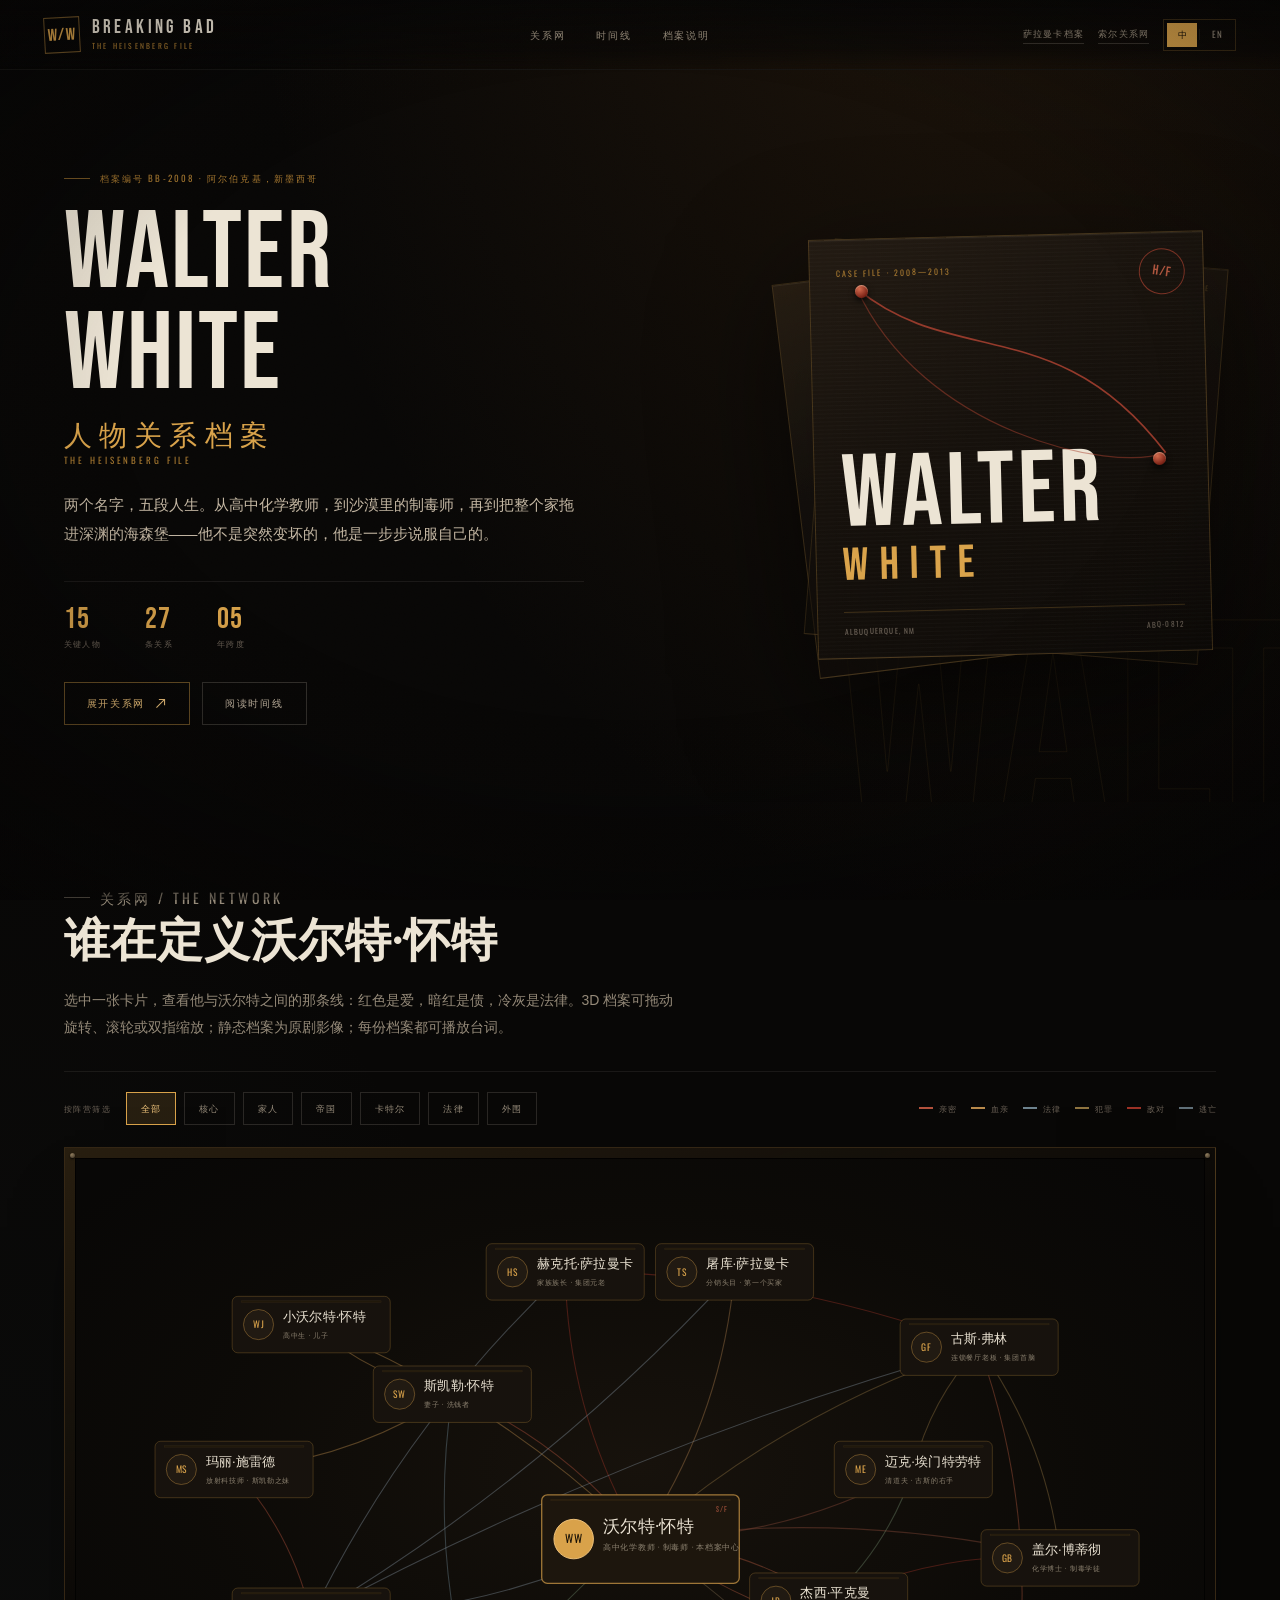
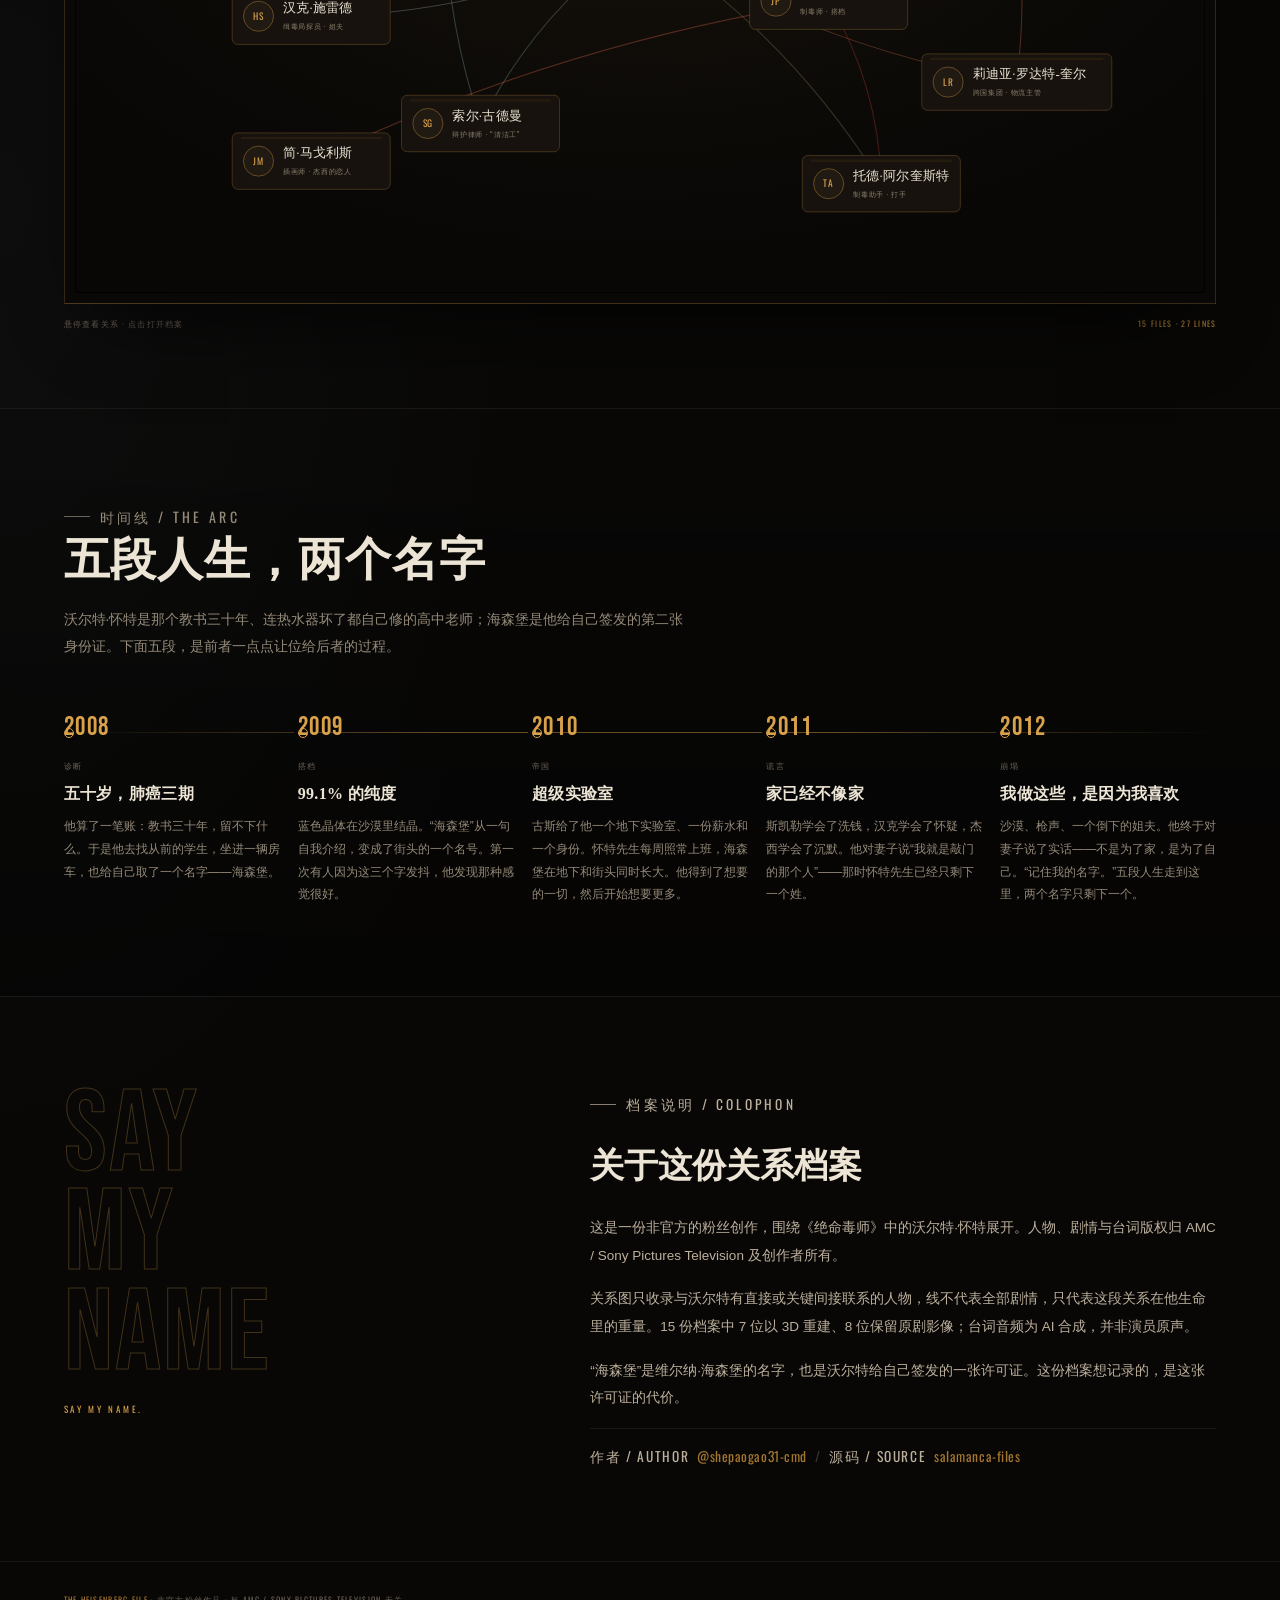
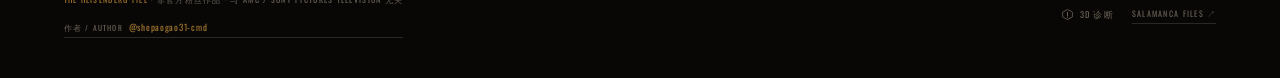
<file: walter.html>
<!DOCTYPE html>
<html lang="zh-CN" data-lang="zh">
<head>
<meta charset="UTF-8">
<meta name="viewport" content="width=device-width, initial-scale=1.0, viewport-fit=cover">
<meta name="theme-color" content="#080706">
<meta name="description" content="以沃尔特·怀特为中心的人物关系档案：杰西、斯凯勒、汉克、古斯、迈克、索尔、屠库、赫克托等 15 位关键人物与 27 条关系，附时间线。">
<title>沃尔特·怀特人物关系档案 · THE HEISENBERG FILE</title>
<link rel="icon" href="assets/fonts/favicon.svg" type="image/svg+xml">
<link rel="stylesheet" href="assets/css/network.css?v=20261112c">
</head>
<body id="top">

<div class="grain" aria-hidden="true"></div>
<div class="vignette" aria-hidden="true"></div>

<header class="site-nav">
  <a class="brand" href="#top" aria-label="回到顶部">
    <span class="brand__mark">W/W</span>
    <span class="brand__text"><strong>BREAKING BAD</strong><small>THE HEISENBERG FILE</small></span>
  </a>
  <nav class="site-nav__links" aria-label="主导航">
    <a href="#network" data-i18n="navNetwork">关系网</a>
    <a href="#timeline" data-i18n="navTimeline">时间线</a>
    <a href="#about" data-i18n="navAbout">档案说明</a>
  </nav>
  <div class="nav__right">
    <a class="nav__back" href="index.html" data-i18n="back">萨拉曼卡档案</a>
    <a class="nav__back" href="saul.html" data-i18n="linkSaul">索尔关系网</a>
    <div class="lang-switch" role="group" aria-label="语言切换 / Language">
      <button type="button" data-lang-btn="zh" class="is-active" aria-pressed="true">中</button>
      <span aria-hidden="true"></span>
      <button type="button" data-lang-btn="en" aria-pressed="false">EN</button>
    </div>
  </div>
</header>

<main>

  <!-- HERO -->
  <section class="hero">
    <span class="hero__ghost" aria-hidden="true">WALT</span>
    <div class="wrap hero__grid">
      <div class="hero__copy">
        <p class="kicker" data-i18n="heroKicker">档案编号 BB-2008 · 阿尔伯克基，新墨西哥</p>
        <h1 class="hero__title">
          WALTER<br>WHITE
          <span class="hero__sub-cn" data-i18n="heroSubCn">人物关系档案</span>
          <em class="hero__sub-en">THE HEISENBERG FILE</em>
        </h1>
        <p class="hero__lead" data-i18n="heroLead">两个名字，五段人生。从高中化学教师，到沙漠里的制毒师，再到把整个家拖进深渊的海森堡——他不是突然变坏的，他是一步步说服自己的。</p>

        <div class="hero__meta">
          <div><b>15</b><span data-i18n="heroMeta1">关键人物</span></div>
          <div><b>27</b><span data-i18n="heroMeta2">条关系</span></div>
          <div><b>05</b><span data-i18n="heroMeta3">年跨度</span></div>
        </div>

        <div class="hero__cta">
          <a class="btn" href="#network">
            <span data-i18n="heroCta">展开关系网</span>
            <svg viewBox="0 0 16 16" fill="none" aria-hidden="true"><path d="M3 13 13 3M6 3h7v7" stroke="currentColor" stroke-width="1.3"/></svg>
          </a>
          <a class="btn btn--ghost" href="#timeline"><span data-i18n="heroCta2">阅读时间线</span></a>
        </div>
      </div>

      <div class="stack" aria-hidden="true">
        <div class="stack__card stack__card--back1"></div>
        <div class="stack__card stack__card--back2"></div>
        <div class="stack__card stack__card--main">
          <p class="stack__label">CASE FILE · 2008—2013</p>
          <span class="stack__stamp">H/F</span>
          <p class="stack__big">WALTER</p>
          <p class="stack__sub">WHITE</p>
          <div class="stack__row">
            <span>ALBUQUERQUE, NM</span>
            <span>ABQ-0812</span>
          </div>
        </div>
        <span class="stack__pin stack__pin--a"></span>
        <span class="stack__pin stack__pin--b"></span>
        <svg class="stack__thread" viewBox="0 0 400 440" fill="none">
          <path d="M58 74 C 150 150, 250 96, 352 230" stroke="#a8402f" stroke-width="1.6" opacity="0.85"/>
          <path d="M58 74 C 120 210, 300 250, 352 230" stroke="#a8402f" stroke-width="1.2" opacity="0.5"/>
        </svg>
      </div>
    </div>
  </section>

  <!-- NETWORK -->
  <section class="network" id="network">
    <div class="wrap">
      <div class="network__head">
        <div class="section-head">
          <p class="kicker" data-i18n="boardKicker">关系网 / THE NETWORK</p>
          <h2 data-i18n="boardTitle">谁在定义沃尔特·怀特</h2>
          <p data-i18n="boardLead">选中一张卡片，查看他与沃尔特之间的那条线；红色是爱，暗红是债，冷灰是法律。</p>
        </div>
      </div>

      <div class="board-tools">
        <span class="filter-label" data-i18n="filterLabel">按阵营筛选</span>
        <div class="filter-chips" id="filter-chips"></div>
        <div class="legend">
          <span><i style="background:#b4513c"></i><em data-i18n="legendLove">亲密</em></span>
          <span><i style="background:#b98a4b"></i><em data-i18n="legendFamily">血亲</em></span>
          <span><i style="background:#6d838f"></i><em data-i18n="legendLaw">法律</em></span>
          <span><i style="background:#8f7440"></i><em data-i18n="legendCrime">犯罪</em></span>
          <span><i style="background:#9c3226"></i><em data-i18n="legendEnemy">敌对</em></span>
          <span><i style="background:#5f6f78"></i><em data-i18n="legendEscape">消失</em></span>
        </div>
      </div>

      <div class="board-frame">
        <div class="board" id="board">
          <svg id="network-board" viewBox="0 0 1200 780" role="img" aria-label="人物关系图">
            <g id="layer-edges"></g>
            <g id="layer-nodes"></g>
          </svg>
        </div>
      </div>
      <div class="index-strip" id="mobile-index">
        <span class="index-strip__label">全部档案</span>
        <div class="index-strip__chips"></div>
      </div>
      <div class="board-hint">
        <span data-i18n="boardHint">悬停查看关系 · 点击打开档案</span>
        <b class="scroll-tip">← 左右滑动查看完整关系图 →</b>
        <b class="count-tip">15 FILES · 27 LINES</b>
      </div>
    </div>
  </section>

  <!-- TIMELINE -->
  <section class="timeline" id="timeline">
    <div class="wrap">
      <div class="section-head">
        <p class="kicker" data-i18n="timelineKicker">时间线 / THE ARC</p>
        <h2 data-i18n="timelineTitle">五段人生，两个名字</h2>
        <p data-i18n="timelineLead">沃尔特·怀特是那个教书三十年、连热水器坏了都自己修的高中老师；海森堡是他给自己签发的第二张身份证。下面五段，是前者一点点让位给后者的过程。</p>
      </div>
      <div class="timeline__track" id="timeline-track"></div>
    </div>
  </section>

  <!-- ABOUT -->
  <section class="about" id="about">
    <div class="wrap about__grid">
      <div>
        <p class="about__mark">SAY<br>MY<br>NAME<small>SAY MY NAME.</small></p>
      </div>
      <div class="about__body">
        <p class="kicker" data-i18n="aboutKicker">档案说明 / COLOPHON</p>
        <h2 class="section-head" style="font-size:clamp(24px,2.8vw,34px);margin:0 0 18px" data-i18n="aboutTitle">关于这份关系档案</h2>
        <p data-i18n="aboutP1">这是一份非官方的粉丝创作，围绕《绝命毒师》中的沃尔特·怀特展开。人物、剧情与台词版权归 AMC / Sony Pictures Television 及创作者所有。</p>
        <p data-i18n="aboutP2">关系图只收录与沃尔特有直接或关键间接联系的人物，线不代表全部剧情，只代表这段关系在他生命里的重量。15 份档案中 7 位以 3D 重建、8 位保留原剧影像；台词音频为 AI 合成，并非演员原声。</p>
        <p data-i18n="aboutP3">“海森堡”是维尔纳·海森堡的名字，也是沃尔特给自己签发的一张许可证。这份档案想记录的，是这张许可证的代价。</p>
        <p class="about__credit">
          <span data-author-label>作者 / AUTHOR</span>
          <a data-author-link href="https://github.com/" target="_blank" rel="noopener noreferrer" data-author-name>@github</a>
          <span class="about__sep" aria-hidden="true">/</span>
          <span data-repo-label>源码 / SOURCE</span>
          <a data-repo-link href="https://github.com/" target="_blank" rel="noopener noreferrer" data-repo-name>salamanca-files</a>
        </p>
      </div>
    </div>
  </section>

</main>

<footer class="site-footer">
  <div class="wrap site-footer__inner">
    <div class="site-footer__meta">
      <span><strong>THE HEISENBERG FILE</strong> · <span data-i18n="footer">非官方粉丝作品 · 与 AMC / Sony Pictures Television 无关</span></span>
      <a class="site-credit" data-author-link href="https://github.com/" target="_blank" rel="noopener noreferrer">
        <em data-author-label>作者 / AUTHOR</em>
        <b data-author-name>@github</b>
      </a>
    </div>
    <div class="site-footer__actions">
      <button class="site-footer__gl" type="button" data-gl-diag>
        <svg viewBox="0 0 16 16" fill="none" aria-hidden="true"><path d="M8 1.8 14 5v6l-6 3.2L2 11V5l6-3.2Z" stroke="currentColor" stroke-width="1"/><path d="M8 5.4v4M8 10.9v.5" stroke="currentColor" stroke-width="1.2" stroke-linecap="round"/></svg>
        <span data-i18n="footer.glCheck">3D 诊断</span>
      </button>
      <a href="index.html">SALAMANCA FILES ↗</a>
    </div>
  </div>
</footer>

<div class="dossier" id="dossier" hidden>
  <div class="dossier__veil" id="dossier-veil" data-close></div>
  <section class="dossier__panel" role="dialog" aria-modal="true" aria-labelledby="dossier-name">
    <button class="dossier__close" type="button" data-close aria-label="关闭档案" title="关闭 / Close">
      <svg viewBox="0 0 20 20" fill="none" aria-hidden="true"><path d="M5 5l10 10M15 5 5 15" stroke="currentColor" stroke-width="1.4"/></svg>
    </button>

    <div class="dossier__stage">
      <div class="stage__top">
        <span class="stage__mode"><i></i><span id="stage-mode">LIVE 3D</span> · <span id="stage-num">01</span> / 15</span>
        <span class="stage__status" id="stage-status">拖动旋转</span>
      </div>

      <div class="stage__canvas" id="stage-canvas">
        <div class="stage__placeholder" id="stage-placeholder">
          <span class="stage__spinner" aria-hidden="true"></span>
          <span>正在载入 3D 人物…</span>
        </div>
        <div class="stage__photo" id="stage-photo" hidden>
          <figure class="stage__frame">
            <img id="stage-photo-img" alt="" decoding="async">
            <span class="stage__frame-scan" aria-hidden="true"></span>
            <figcaption><span id="stage-photo-cap">ON-SCREEN STILL</span><b>H/F</b></figcaption>
          </figure>
        </div>
      </div>

      <div class="stage__controls" id="stage-controls">
        <button class="stage-btn is-on" id="btn-rotate" type="button" aria-pressed="true">
          <svg viewBox="0 0 16 16" fill="none" aria-hidden="true"><path d="M13 8a5 5 0 1 1-1.5-3.6M13 2v3.5H9.5" stroke="currentColor" stroke-width="1.2"/></svg>
          <span data-i18n="stage.auto">自动旋转</span>
        </button>
        <button class="stage-btn" id="btn-reset" type="button">
          <svg viewBox="0 0 16 16" fill="none" aria-hidden="true"><path d="M3 8a5 5 0 1 0 1.5-3.6M3 2v3.5h3.5" stroke="currentColor" stroke-width="1.2"/></svg>
          <span data-i18n="stage.reset">重置视角</span>
        </button>
      </div>

      <p class="stage__hint" id="stage-hint">拖动旋转 · 滚轮 / 双指缩放</p>
      <div class="stage__foot"><span id="stage-latin">WALTER WHITE</span><b>H/F · 0812</b></div>
    </div>

    <div class="dossier__info" id="dossier-info">
      <header class="dossier__head">
        <p class="dossier__tag" id="d-tag">档案</p>
        <h2 id="dossier-name">—</h2>
        <p class="dossier__alias" id="d-alias">—</p>
        <div class="dossier__rel">
          <span data-i18n="dossier.relation">与沃尔特的关系 / RELATION</span>
          <strong id="d-relation">—</strong>
        </div>
      </header>

      <dl class="dossier__meta">
        <div><dt data-i18n="dossier.role">身份 / ROLE</dt><dd id="d-role">—</dd></div>
        <div><dt data-i18n="dossier.faction">阵营 / FACTION</dt><dd id="d-faction">—</dd></div>
        <div><dt data-i18n="dossier.season">活跃 / SEASONS</dt><dd id="d-season">—</dd></div>
      </dl>

      <div class="dossier__block">
        <span class="block-label" data-i18n="dossier.traits">性格特征 / TRAITS</span>
        <ul class="chip-list" id="d-traits"></ul>
      </div>

      <div class="dossier__block">
        <span class="block-label" data-i18n="dossier.bio">档案正文 / FILE NOTE</span>
        <p id="d-bio">—</p>
      </div>

      <section class="audio-card" id="audio-card" aria-label="台词音频">
        <div class="audio-card__head">
          <span id="audio-label">原话 / ON RECORD</span>
          <em>AI 合成 · 非原声</em>
        </div>
        <p class="audio-card__quote" id="audio-quote">—</p>
        <p class="audio-card__zh" id="audio-zh">—</p>
        <div class="audio-player">
          <button class="audio-btn" id="audio-btn" type="button" aria-label="播放台词">
            <svg class="ico-play" viewBox="0 0 16 16" aria-hidden="true"><path d="M5 3.5v9l7-4.5-7-4.5Z" fill="currentColor"/></svg>
            <svg class="ico-pause" viewBox="0 0 16 16" aria-hidden="true"><rect x="4" y="3.5" width="2.6" height="9" fill="currentColor"/><rect x="9.4" y="3.5" width="2.6" height="9" fill="currentColor"/></svg>
          </button>
          <div class="audio-track" id="audio-track" role="slider" tabindex="0" aria-label="播放进度" aria-valuemin="0" aria-valuemax="100" aria-valuenow="0">
            <span class="audio-track__fill" id="audio-fill"></span>
            <span class="audio-track__knob" id="audio-knob"></span>
          </div>
          <span class="audio-time" id="audio-time">0:00 / 0:00</span>
        </div>
      </section>

      <div class="dossier__block">
        <span class="block-label" data-i18n="dossier.margin">档案批注 / MARGIN</span>
        <p id="d-note">—</p>
      </div>

      <div class="dossier__block">
        <span class="block-label" data-i18n="dossier.links">关系链 / CONNECTIONS</span>
        <div class="dossier__chips" id="d-links"></div>
      </div>

      <div class="dossier__nav">
        <button type="button" id="d-prev">← 上一位</button>
        <span id="d-count">01 / 15</span>
        <button type="button" id="d-next">下一位 →</button>
      </div>
    </div>
  </section>
</div>

<script src="assets/js/gl-support.js?v=20261112c" defer></script>
<script src="assets/js/three.min.js?v=20261112c" defer></script>
<script src="assets/js/GLTFLoader.js?v=20261112c" defer></script>
<script src="assets/js/saul-viewer.js?v=20261112c" defer></script>
<script src="assets/js/walter-data.js?v=20261112c" defer></script>
<script src="assets/js/saul.js?v=20261112c" defer></script>
<script src="assets/js/site-meta.js?v=20261112c" defer></script>
</body>
</html>
</file>
<file: assets/css/style.css>
/* =========================================================
   SALAMANCA FILES — visual system
   ========================================================= */

@font-face {
  font-family: "Bebas Neue";
  src: url("../fonts/bebas-neue.woff2") format("woff2");
  font-weight: 400;
  font-display: swap;
}
@font-face {
  font-family: "Oswald";
  src: url("../fonts/oswald.woff2") format("woff2");
  font-weight: 200 700;
  font-display: swap;
}

:root {
  --bg: #0a0907;
  --bg-soft: #0e0c09;
  --panel: #14110c;
  --panel-2: #19150f;
  --ink: #e9e1d3;
  --ink-dim: #c2b6a4;
  --muted: #948a7c;
  --faint: #6a6157;
  --amber: #d6a552;
  --amber-bright: #edc17a;
  --amber-deep: #a97a34;
  --rust: #a9452f;
  --rust-bright: #c75b40;
  --line: rgba(214, 165, 82, 0.2);
  --line-soft: rgba(233, 225, 211, 0.09);
  --display: "Bebas Neue", "Arial Narrow", Impact, sans-serif;
  --label: "Oswald", "Arial Narrow", sans-serif;
  --cn-serif: "Songti SC", "STSong", "Noto Serif CJK SC", "Source Han Serif SC", "SimSun", serif;
  --cn-sans: "Microsoft YaHei", "PingFang SC", "Hiragino Sans GB", "Noto Sans CJK SC", sans-serif;
  --serif-en: Georgia, "Times New Roman", serif;
  --nav-h: 76px;
  --ease: cubic-bezier(0.22, 1, 0.36, 1);
}

* { box-sizing: border-box; }

html {
  scroll-behavior: smooth;
  -webkit-text-size-adjust: 100%;
}

body {
  margin: 0;
  background:
    radial-gradient(110% 65% at 82% -5%, rgba(128, 82, 31, 0.17), transparent 58%),
    radial-gradient(80% 55% at -10% 42%, rgba(55, 76, 80, 0.1), transparent 62%),
    var(--bg);
  color: var(--ink);
  font-family: var(--cn-sans);
  font-size: 16px;
  line-height: 1.8;
  overflow-x: hidden;
  -webkit-font-smoothing: antialiased;
  text-rendering: optimizeLegibility;
}

body.is-locked { overflow: hidden; }

::selection { background: var(--amber); color: #0b0906; }

::-webkit-scrollbar { width: 10px; }
::-webkit-scrollbar-track { background: #080706; }
::-webkit-scrollbar-thumb { background: #34291c; border: 2px solid #080706; border-radius: 6px; }
::-webkit-scrollbar-thumb:hover { background: #5a4427; }

:focus-visible {
  outline: 2px solid var(--amber);
  outline-offset: 3px;
}

a { color: inherit; }
button { font: inherit; color: inherit; }
img { max-width: 100%; display: block; }
h1, h2, h3, h4, p, ul, dl, dd, figure, blockquote { margin: 0; }
ul { padding: 0; list-style: none; }

.wrap {
  width: 100%;
  max-width: 1320px;
  margin-inline: auto;
  padding-inline: clamp(20px, 4.2vw, 58px);
}

/* ---------------- atmosphere ---------------- */

.grain {
  position: fixed;
  inset: -50%;
  z-index: 9000;
  pointer-events: none;
  opacity: 0.055;
  background-image: url("data:image/svg+xml,%3Csvg xmlns='http://www.w3.org/2000/svg' width='180' height='180'%3E%3Cfilter id='n'%3E%3CfeTurbulence type='fractalNoise' baseFrequency='0.82' numOctaves='3' stitchTiles='stitch'/%3E%3C/filter%3E%3Crect width='180' height='180' filter='url(%23n)' opacity='0.55'/%3E%3C/svg%3E");
  animation: grainShift 7s steps(6) infinite;
}
@keyframes grainShift {
  0%, 100% { transform: translate3d(0, 0, 0); }
  20% { transform: translate3d(-2%, 1.5%, 0); }
  40% { transform: translate3d(1.5%, -2%, 0); }
  60% { transform: translate3d(-1%, -1%, 0); }
  80% { transform: translate3d(2%, 1%, 0); }
}

.vignette {
  position: fixed;
  inset: 0;
  z-index: 8500;
  pointer-events: none;
  background:
    radial-gradient(ellipse 86% 74% at 50% 48%, transparent 48%, rgba(0, 0, 0, 0.5) 100%),
    linear-gradient(180deg, rgba(0, 0, 0, 0.28), transparent 16%, transparent 84%, rgba(0, 0, 0, 0.3));
}

.scroll-progress {
  position: fixed;
  top: 0; left: 0; right: 0;
  height: 2px;
  z-index: 9200;
  background: rgba(255, 255, 255, 0.04);
}
.scroll-progress span {
  display: block;
  height: 100%;
  width: 0%;
  background: linear-gradient(90deg, var(--rust), var(--amber), var(--amber-bright));
  box-shadow: 0 0 12px rgba(214, 165, 82, 0.5);
}

/* ---------------- shared type / buttons ---------------- */

.kicker {
  display: flex;
  align-items: center;
  gap: 10px;
  font-family: var(--label);
  font-size: 10px;
  font-weight: 500;
  letter-spacing: 0.26em;
  line-height: 1.5;
  text-transform: uppercase;
  color: var(--amber);
}
.kicker__dot {
  width: 5px; height: 5px;
  border-radius: 50%;
  background: var(--rust-bright);
  box-shadow: 0 0 0 3px rgba(199, 91, 64, 0.12);
  flex: 0 0 auto;
}

.btn {
  position: relative;
  display: inline-flex;
  align-items: center;
  justify-content: center;
  gap: 12px;
  min-height: 48px;
  padding: 0 22px;
  border: 1px solid transparent;
  background: none;
  font-family: var(--label);
  font-size: 11px;
  font-weight: 500;
  letter-spacing: 0.16em;
  text-transform: uppercase;
  cursor: pointer;
  transition: color 0.35s var(--ease), background 0.35s var(--ease), border-color 0.35s var(--ease), transform 0.35s var(--ease);
}
.btn svg { width: 16px; height: 16px; flex: 0 0 auto; transition: transform 0.35s var(--ease); }

.btn--solid {
  background: var(--amber);
  color: #100c07;
  clip-path: polygon(0 0, calc(100% - 13px) 0, 100% 13px, 100% 100%, 0 100%);
  font-weight: 600;
}
.btn--solid:hover { background: var(--amber-bright); transform: translateY(-2px); }
.btn--solid:hover svg { transform: translateX(4px); }

.btn--ghost {
  border-color: var(--line);
  color: var(--ink-dim);
  background: rgba(20, 16, 11, 0.35);
  min-height: 40px;
  padding: 0 16px;
  font-size: 10px;
}
.btn--ghost:hover { border-color: var(--amber); color: var(--amber-bright); }
.btn--ghost:hover svg { transform: translate(2px, -2px); }

.text-link {
  display: inline-flex;
  align-items: center;
  gap: 8px;
  font-size: 12px;
  letter-spacing: 0.08em;
  color: var(--ink-dim);
  text-decoration: none;
  border-bottom: 1px solid rgba(233, 225, 211, 0.22);
  padding-bottom: 3px;
  transition: color 0.3s, border-color 0.3s;
}
.text-link span { font-size: 13px; color: var(--amber); }
.text-link:hover { color: var(--amber-bright); border-color: var(--amber); }

.stamp {
  font-family: var(--display);
  letter-spacing: 0.12em;
  color: var(--rust-bright);
  border: 2px solid rgba(169, 69, 47, 0.62);
  padding: 7px 11px;
  line-height: 0.86;
  text-align: center;
  text-transform: uppercase;
  background: rgba(10, 9, 7, 0.28);
}

/* ---------------- navigation ---------------- */

.site-nav {
  position: fixed;
  top: 0; left: 0; right: 0;
  z-index: 8000;
  height: var(--nav-h);
  display: flex;
  align-items: center;
  gap: clamp(16px, 3vw, 42px);
  padding-inline: clamp(20px, 4.2vw, 58px);
  border-bottom: 1px solid transparent;
  transition: background 0.45s, border-color 0.45s, backdrop-filter 0.45s;
}
.site-nav.is-scrolled {
  background: rgba(9, 8, 6, 0.78);
  border-bottom-color: var(--line-soft);
  backdrop-filter: blur(14px);
  -webkit-backdrop-filter: blur(14px);
}

.brand {
  display: inline-flex;
  align-items: center;
  gap: 11px;
  text-decoration: none;
  flex: 0 0 auto;
}
.brand__bell { width: 27px; height: 27px; color: var(--amber); }
.brand__text { display: flex; flex-direction: column; gap: 1px; }
.brand__text strong {
  font-family: var(--display);
  font-size: 20px;
  font-weight: 400;
  letter-spacing: 0.17em;
  line-height: 1;
  color: var(--ink);
}
.brand__text small {
  font-family: var(--label);
  font-size: 8px;
  letter-spacing: 0.34em;
  color: var(--muted);
  line-height: 1.4;
}

.site-nav__links {
  display: flex;
  align-items: center;
  gap: clamp(16px, 2.4vw, 32px);
  margin-left: auto;
}
.site-nav__links a {
  position: relative;
  font-size: 11px;
  letter-spacing: 0.12em;
  color: var(--muted);
  text-decoration: none;
  padding: 6px 0;
  transition: color 0.3s;
}
.site-nav__links a::after {
  content: "";
  position: absolute;
  left: 0; bottom: 0;
  width: 100%; height: 1px;
  background: var(--amber);
  transform: scaleX(0);
  transform-origin: right;
  transition: transform 0.4s var(--ease);
}
.site-nav__links a:hover { color: var(--ink); }
.site-nav__links a:hover::after { transform: scaleX(1); transform-origin: left; }
.site-nav__links .nav-saul { color: var(--amber-deep); }
.site-nav__links .nav-saul:hover { color: var(--amber-bright); }

.nav__right { display: flex; align-items: center; gap: 14px; flex: 0 0 auto; }
.site-nav__cta { flex: 0 0 auto; }

.lang-switch {
  display: inline-flex;
  align-items: center;
  border: 1px solid var(--line);
  background: rgba(12, 10, 8, 0.55);
  padding: 2px;
}
.lang-switch__btn {
  min-width: 34px;
  height: 26px;
  padding: 0 7px;
  border: 0;
  background: transparent;
  font-family: var(--label);
  font-size: 10px;
  font-weight: 500;
  letter-spacing: 0.08em;
  color: var(--muted);
  cursor: pointer;
  transition: background 0.25s, color 0.25s;
}
.lang-switch__btn:hover { color: var(--amber-bright); }
.lang-switch__btn.is-active { background: var(--amber); color: #100c07; }
.lang-switch__divider { width: 1px; height: 12px; background: var(--line); }

/* ---------------- hero ---------------- */

.hero {
  position: relative;
  min-height: 100svh;
  display: flex;
  flex-direction: column;
  padding-top: calc(var(--nav-h) + 36px);
  overflow: hidden;
}
.hero__backdrop { position: absolute; inset: 0; pointer-events: none; overflow: hidden; }
.hero__ghost {
  position: absolute;
  right: -8vw;
  top: 13%;
  font-family: var(--display);
  font-size: clamp(150px, 24vw, 390px);
  line-height: 0.76;
  letter-spacing: 0.01em;
  color: transparent;
  -webkit-text-stroke: 1px rgba(214, 165, 82, 0.09);
  white-space: nowrap;
  user-select: none;
}
.hero__coords {
  position: absolute;
  left: clamp(10px, 1.6vw, 24px);
  top: 42%;
  writing-mode: vertical-rl;
  font-family: var(--label);
  font-size: 8px;
  letter-spacing: 0.32em;
  color: rgba(148, 138, 124, 0.55);
}
.hero__rule {
  position: absolute;
  background: linear-gradient(90deg, transparent, rgba(214, 165, 82, 0.22), transparent);
}
.hero__rule--a { top: 27%; left: 0; width: 32%; height: 1px; }
.hero__rule--b { bottom: 17%; right: 0; width: 24%; height: 1px; }
.hero__rule--a::after, .hero__rule--b::after {
  content: "+";
  position: absolute;
  top: -9px; right: 0;
  font-family: var(--label);
  font-size: 11px;
  color: var(--amber-deep);
}
.hero__rule--b::after { left: 0; right: auto; }

.hero__grid {
  position: relative;
  z-index: 2;
  display: grid;
  grid-template-columns: minmax(0, 1.08fr) minmax(0, 0.92fr);
  align-items: center;
  gap: clamp(30px, 5vw, 78px);
  flex: 1 1 auto;
  padding-bottom: clamp(30px, 4vw, 52px);
}

.hero__copy { padding-top: 12px; }
.hero__title {
  display: flex;
  flex-direction: column;
  align-items: flex-start;
  margin: 18px 0 22px;
}
.hero__title-cn {
  font-family: var(--cn-serif);
  font-weight: 700;
  font-size: clamp(44px, 6.1vw, 84px);
  line-height: 1.12;
  letter-spacing: 0.08em;
  color: var(--ink);
  text-shadow: 0 2px 30px rgba(0, 0, 0, 0.55);
}
.hero__title-en {
  font-family: var(--display);
  font-weight: 400;
  font-size: clamp(76px, 11.2vw, 160px);
  line-height: 0.8;
  letter-spacing: 0.005em;
  color: #ded2bd;
  margin-top: 4px;
  margin-left: -0.04em;
  background: linear-gradient(178deg, #f3e8d4 8%, #c7b596 58%, #8e7b60 100%);
  -webkit-background-clip: text;
  background-clip: text;
  -webkit-text-fill-color: transparent;
  filter: drop-shadow(0 10px 26px rgba(0, 0, 0, 0.45));
}

.hero__lede {
  max-width: 49ch;
  color: var(--ink-dim);
  font-size: clamp(14px, 1.15vw, 16.5px);
  line-height: 1.95;
}
.hero__actions {
  display: flex;
  align-items: center;
  gap: clamp(18px, 2.5vw, 30px);
  flex-wrap: wrap;
  margin-top: 30px;
}
.hero__meta {
  display: flex;
  align-items: stretch;
  gap: 0;
  margin-top: 38px;
  border-top: 1px solid var(--line-soft);
  max-width: 520px;
}
.hero__meta li {
  display: flex;
  flex-direction: column;
  gap: 2px;
  padding: 18px 26px 0 0;
  margin-right: 26px;
  border-right: 1px solid var(--line-soft);
}
.hero__meta li:last-child { border-right: 0; margin-right: 0; padding-right: 0; }
.hero__meta strong {
  font-family: var(--display);
  font-weight: 400;
  font-size: 28px;
  line-height: 1;
  letter-spacing: 0.04em;
  color: var(--amber);
}
.hero__meta span {
  font-family: var(--label);
  font-size: 8px;
  letter-spacing: 0.2em;
  color: var(--muted);
  text-transform: uppercase;
}

.hero__visual {
  position: relative;
  display: flex;
  flex-direction: column;
  align-items: flex-end;
  justify-self: end;
  width: 100%;
  max-width: 420px;
  padding-right: clamp(0px, 2vw, 26px);
}
.dossier-card {
  position: relative;
  width: 100%;
  padding: 13px;
  background: linear-gradient(150deg, #1b1610 0%, #100d09 72%);
  border: 1px solid rgba(214, 165, 82, 0.3);
  box-shadow:
    0 40px 80px -26px rgba(0, 0, 0, 0.9),
    0 0 0 1px rgba(0, 0, 0, 0.6),
    inset 0 1px 0 rgba(255, 255, 255, 0.035);
  transform: rotate(-2.2deg);
  transition: transform 0.7s var(--ease);
}
.dossier-card:hover { transform: rotate(-1deg) translateY(-4px); }
.dossier-card::before {
  content: "";
  position: absolute;
  top: -13px; left: 50%;
  width: 96px; height: 25px;
  transform: translateX(-50%) rotate(-1.5deg);
  background: rgba(215, 197, 164, 0.16);
  border: 1px solid rgba(215, 197, 164, 0.08);
  backdrop-filter: blur(3px);
}
.dossier-card__top {
  display: flex;
  justify-content: space-between;
  align-items: center;
  padding: 1px 2px 10px;
  font-family: var(--label);
  font-size: 9px;
  letter-spacing: 0.24em;
  color: var(--muted);
  text-transform: uppercase;
}
.dossier-card__no { color: var(--amber); }
.dossier-card__photo {
  position: relative;
  aspect-ratio: 4 / 5;
  overflow: hidden;
  background:
    radial-gradient(ellipse 68% 58% at 50% 30%, #33261a 0%, #18120c 48%, #0a0806 100%);
  border: 1px solid rgba(233, 225, 211, 0.08);
}
.dossier-card__photo img {
  position: relative;
  z-index: 2;
  width: 100%;
  height: 100%;
  object-fit: cover;
  opacity: 0;
  transform: scale(1.03);
  transition: opacity 0.9s var(--ease), transform 1.4s var(--ease);
}
.dossier-card__photo img.is-loaded { opacity: 1; transform: scale(1); }
.dossier-card__photo::after {
  content: "";
  position: absolute;
  inset: 0;
  z-index: 3;
  pointer-events: none;
  background:
    radial-gradient(ellipse 72% 64% at 50% 33%, transparent 40%, rgba(10, 8, 6, 0.2) 72%, rgba(10, 8, 6, 0.58) 100%),
    linear-gradient(180deg, rgba(10, 8, 6, 0.18) 0%, transparent 22%, transparent 68%, rgba(10, 8, 6, 0.6) 100%),
    repeating-linear-gradient(0deg, rgba(255, 255, 255, 0.018) 0 1px, transparent 1px 3px);
  mix-blend-mode: normal;
}
.dossier-card__corner {
  position: absolute;
  z-index: 4;
  width: 19px; height: 19px;
  border-color: rgba(214, 165, 82, 0.7);
  border-style: solid;
}
.dossier-card__corner--tl { top: 10px; left: 10px; border-width: 1px 0 0 1px; }
.dossier-card__corner--br { bottom: 10px; right: 10px; border-width: 0 1px 1px 0; }
.dossier-card__scan {
  position: absolute;
  z-index: 4;
  left: 0; right: 0; top: 0;
  height: 22%;
  background: linear-gradient(180deg, transparent, rgba(214, 165, 82, 0.07) 70%, transparent);
  animation: scanDown 5.5s linear infinite;
  pointer-events: none;
}
@keyframes scanDown {
  0% { transform: translateY(-110%); opacity: 0; }
  12% { opacity: 1; }
  70% { opacity: 1; }
  100% { transform: translateY(560%); opacity: 0; }
}
.dossier-card__live {
  position: absolute;
  z-index: 5;
  top: 14px; left: 18px;
  display: inline-flex;
  align-items: center;
  gap: 6px;
  padding: 4px 8px;
  background: rgba(8, 7, 5, 0.72);
  border: 1px solid rgba(214, 165, 82, 0.25);
  font-family: var(--label);
  font-size: 8px;
  letter-spacing: 0.2em;
  color: var(--amber-bright);
  backdrop-filter: blur(6px);
}
.dossier-card__live i {
  width: 4px; height: 4px;
  border-radius: 50%;
  background: var(--rust-bright);
  box-shadow: 0 0 0 3px rgba(199, 91, 64, 0.14);
  animation: livePulse 2s ease-in-out infinite;
}
@keyframes livePulse { 0%, 100% { opacity: 1; } 50% { opacity: 0.35; } }

.dossier-card__bottom {
  display: flex;
  align-items: center;
  justify-content: space-between;
  gap: 14px;
  padding: 12px 3px 2px;
}
.dossier-card__bottom strong {
  display: block;
  font-family: var(--display);
  font-weight: 400;
  font-size: 15px;
  letter-spacing: 0.18em;
  color: var(--ink);
  line-height: 1.3;
}
.dossier-card__bottom span {
  display: block;
  font-family: var(--label);
  font-size: 8px;
  letter-spacing: 0.22em;
  color: var(--muted);
  margin-top: 2px;
}
.dossier-card__mark { width: 29px; height: 29px; color: var(--amber-deep); flex: 0 0 auto; }
.stamp--hero {
  position: absolute;
  z-index: 6;
  right: -22px;
  bottom: 68px;
  transform: rotate(7deg);
  font-size: 20px;
  opacity: 0.88;
  box-shadow: 0 0 20px rgba(0, 0, 0, 0.4);
}
.stamp--hero em { font-style: normal; font-size: 11px; letter-spacing: 0.24em; }

.hero__caption {
  margin-top: 16px;
  text-align: right;
  font-size: 9px;
  letter-spacing: 0.1em;
  color: var(--faint);
}
.hero__caption span { color: var(--amber-deep); letter-spacing: 0.2em; margin-right: 5px; }

.hero__footer {
  position: relative;
  z-index: 2;
  display: flex;
  align-items: flex-end;
  justify-content: space-between;
  gap: 24px;
  padding-bottom: 22px;
}
.hero__scroll {
  display: inline-flex;
  align-items: center;
  gap: 11px;
  font-family: var(--label);
  font-size: 8px;
  letter-spacing: 0.24em;
  color: var(--faint);
}
.hero__scroll i {
  display: block;
  width: 1px; height: 30px;
  background: linear-gradient(180deg, var(--amber), transparent);
  animation: scrollDrop 2.4s ease-in-out infinite;
  transform-origin: top;
}
@keyframes scrollDrop {
  0%, 100% { transform: scaleY(0.35); opacity: 0.4; }
  50% { transform: scaleY(1); opacity: 1; }
}
.hero__motto {
  font-family: var(--serif-en);
  font-style: italic;
  font-size: 14px;
  letter-spacing: 0.02em;
  color: var(--amber);
  text-align: right;
  line-height: 1.5;
}
.hero__motto em {
  display: block;
  font-family: var(--cn-sans);
  font-style: normal;
  font-size: 9px;
  letter-spacing: 0.2em;
  color: var(--faint);
  margin-top: 3px;
}

/* ---------------- marquee ---------------- */

.marquee {
  position: relative;
  z-index: 3;
  overflow: hidden;
  border-top: 1px solid var(--line-soft);
  border-bottom: 1px solid var(--line-soft);
  background: #0c0a07;
  padding: 10px 0;
}
.marquee__track {
  display: flex;
  align-items: center;
  gap: 30px;
  width: max-content;
  animation: marquee 42s linear infinite;
}
.marquee__track span {
  font-family: var(--display);
  font-size: 17px;
  letter-spacing: 0.18em;
  color: #b7a88f;
  white-space: nowrap;
}
.marquee__track i { font-style: normal; font-size: 9px; color: var(--rust-bright); }
@keyframes marquee { to { transform: translateX(-50%); } }

/* ---------------- intro ---------------- */

.intro {
  display: grid;
  grid-template-columns: minmax(0, 0.86fr) minmax(0, 1.14fr);
  gap: clamp(30px, 7vw, 110px);
  padding-top: clamp(72px, 9vw, 132px);
  padding-bottom: clamp(60px, 8vw, 112px);
}
.section-head h2 {
  font-family: var(--cn-serif);
  font-weight: 700;
  font-size: clamp(36px, 4.8vw, 64px);
  line-height: 1.2;
  letter-spacing: 0.04em;
  margin-top: 18px;
  color: var(--ink);
}
.intro__body { padding-top: 16px; max-width: 660px; }
.intro__lede {
  font-family: var(--cn-serif);
  font-size: clamp(19px, 1.8vw, 24px);
  line-height: 1.85;
  color: #ded3c1;
  letter-spacing: 0.015em;
}
.intro__body > p + p {
  margin-top: 20px;
  font-size: 14px;
  line-height: 2;
  color: var(--muted);
}
.intro__stats {
  display: grid;
  grid-template-columns: repeat(3, minmax(0, 1fr));
  gap: 20px;
  margin-top: 36px;
  padding-top: 24px;
  border-top: 1px solid var(--line-soft);
}
.stat strong {
  display: block;
  font-family: var(--display);
  font-weight: 400;
  font-size: 36px;
  line-height: 1;
  color: var(--amber);
  letter-spacing: 0.03em;
}
.stat span {
  display: block;
  margin-top: 8px;
  font-family: var(--label);
  font-size: 8px;
  letter-spacing: 0.16em;
  line-height: 1.8;
  text-transform: uppercase;
  color: var(--faint);
}
.confidential {
  display: inline-block;
  margin-top: 38px;
  padding: 7px 11px;
  border: 1px solid rgba(169, 69, 47, 0.32);
  font-family: var(--label);
  font-size: 8px;
  letter-spacing: 0.2em;
  color: var(--faint);
  transform: rotate(-0.8deg);
}
.confidential span { color: var(--rust-bright); letter-spacing: 0.24em; }

/* ---------------- files grid ---------------- */

.files { padding-bottom: clamp(80px, 10vw, 140px); }
.files__head {
  display: flex;
  align-items: flex-end;
  justify-content: space-between;
  gap: 30px;
  padding-bottom: 24px;
  border-bottom: 1px solid var(--line-soft);
}
.files__title {
  font-family: var(--cn-serif);
  font-weight: 700;
  font-size: clamp(32px, 4vw, 48px);
  letter-spacing: 0.04em;
  margin-top: 13px;
  line-height: 1.2;
}
.files__count {
  font-family: var(--display);
  font-size: 16px;
  letter-spacing: 0.12em;
  color: var(--amber-deep);
  vertical-align: middle;
}
.files__note {
  font-family: var(--label);
  font-size: 9px;
  letter-spacing: 0.14em;
  line-height: 1.9;
  color: var(--faint);
  text-align: right;
  text-transform: uppercase;
  padding-bottom: 4px;
}
.files__grid {
  display: grid;
  grid-template-columns: repeat(3, minmax(0, 1fr));
  gap: clamp(14px, 1.8vw, 24px);
  margin-top: clamp(24px, 3.4vw, 42px);
}

.file-card {
  position: relative;
  display: flex;
  flex-direction: column;
  background: linear-gradient(180deg, #15110c 0%, #0d0b08 100%);
  border: 1px solid rgba(233, 225, 211, 0.085);
  cursor: pointer;
  overflow: hidden;
  transition:
    transform 0.55s var(--ease),
    border-color 0.45s,
    box-shadow 0.55s var(--ease);
}
.file-card::before {
  content: "";
  position: absolute;
  z-index: 5;
  top: 0; left: 0;
  height: 1px;
  width: 0;
  background: linear-gradient(90deg, var(--accent, var(--amber)), transparent);
  transition: width 0.7s var(--ease);
}
.file-card:hover {
  transform: translateY(-7px);
  border-color: color-mix(in srgb, var(--accent, var(--amber)) 42%, transparent);
  box-shadow: 0 30px 60px -28px rgba(0, 0, 0, 0.95), 0 0 0 1px rgba(0, 0, 0, 0.35);
}
.file-card:hover::before { width: 100%; }
.file-card:focus-visible { outline-offset: -1px; }

.file-card__media {
  position: relative;
  aspect-ratio: 4 / 5;
  overflow: hidden;
  background:
    radial-gradient(ellipse 70% 58% at 50% 30%, #33261a 0%, #19130d 48%, #0a0806 100%);
}
.file-card__media::after {
  content: "";
  position: absolute;
  inset: 0;
  z-index: 3;
  pointer-events: none;
  background:
    radial-gradient(ellipse 70% 62% at 50% 34%, transparent 38%, rgba(8, 7, 5, 0.18) 70%, rgba(8, 7, 5, 0.6) 100%),
    linear-gradient(180deg, rgba(8, 7, 5, 0.42) 0%, transparent 26%, transparent 58%, rgba(8, 7, 5, 0.84) 100%),
    repeating-linear-gradient(0deg, rgba(255, 255, 255, 0.014) 0 1px, transparent 1px 3px);
}
.file-card__media img {
  position: relative;
  z-index: 2;
  width: 100%;
  height: 100%;
  object-fit: cover;
  opacity: 0;
  transform: scale(1.04);
  transition: opacity 0.8s var(--ease), transform 1.4s var(--ease);
}
.file-card__media img.is-loaded { opacity: 1; transform: scale(1); }
.file-card[data-open="marco"] .file-card__media img,
.file-card[data-open="leonel"] .file-card__media img { filter: brightness(0.84) contrast(1.05) saturate(0.92); }
.file-card:hover .file-card__media img.is-loaded { transform: scale(1.045); }

.file-card__num {
  position: absolute;
  z-index: 4;
  top: 12px; left: 16px;
  font-family: var(--display);
  font-size: 46px;
  line-height: 1;
  color: rgba(233, 225, 211, 0.14);
  text-shadow: 0 1px 0 rgba(0, 0, 0, 0.3);
}
.file-card__badge {
  position: absolute;
  z-index: 4;
  top: 15px; right: 15px;
  padding: 4px 7px;
  border: 1px solid rgba(214, 165, 82, 0.4);
  background: rgba(8, 7, 5, 0.5);
  font-family: var(--label);
  font-size: 8px;
  letter-spacing: 0.2em;
  color: var(--amber-bright);
  backdrop-filter: blur(5px);
}
.file-card__tag {
  position: absolute;
  z-index: 4;
  left: 18px; bottom: 15px;
  font-family: var(--label);
  font-size: 8px;
  letter-spacing: 0.22em;
  color: var(--accent, var(--amber));
  text-transform: uppercase;
}
.file-card__scan {
  position: absolute;
  z-index: 3;
  left: 0; right: 0; top: 0;
  height: 20%;
  background: linear-gradient(180deg, transparent, rgba(214, 165, 82, 0.055), transparent);
  animation: scanDown 7s linear infinite;
  pointer-events: none;
}

.file-card__body {
  display: flex;
  flex-direction: column;
  flex: 1;
  padding: 19px 20px 16px;
}
.file-card__en {
  font-family: var(--label);
  font-size: 9px;
  font-weight: 400;
  letter-spacing: 0.22em;
  color: var(--accent, var(--amber));
  line-height: 1.5;
}
.file-card__name {
  font-family: var(--cn-serif);
  font-size: clamp(21px, 1.7vw, 25px);
  font-weight: 700;
  line-height: 1.35;
  letter-spacing: 0.03em;
  color: var(--ink);
  margin-top: 4px;
}
.file-card__role {
  font-size: 11px;
  letter-spacing: 0.03em;
  color: var(--faint);
  margin-top: 5px;
}
.file-card__quote {
  font-family: var(--cn-serif);
  font-size: 12.5px;
  font-style: italic;
  line-height: 1.7;
  color: #cbbda9;
  margin: 15px 0 18px;
  padding-left: 11px;
  border-left: 1px solid rgba(214, 165, 82, 0.35);
  min-height: 2.6em;
}
.file-card__foot {
  display: flex;
  align-items: center;
  justify-content: space-between;
  margin-top: auto;
  padding-top: 13px;
  border-top: 1px solid var(--line-soft);
}
.file-card__cta {
  font-family: var(--label);
  font-size: 9px;
  letter-spacing: 0.18em;
  text-transform: uppercase;
  color: var(--muted);
  transition: color 0.3s;
}
.file-card__foot svg { width: 17px; height: 17px; color: var(--accent, var(--amber)); transition: transform 0.4s var(--ease); }
.file-card:hover .file-card__cta { color: var(--ink); }
.file-card:hover .file-card__foot svg { transform: translateX(5px); }

.portrait-skeleton {
  position: absolute;
  inset: 0;
  z-index: 1;
  background:
    linear-gradient(100deg, transparent 20%, rgba(214, 165, 82, 0.08) 50%, transparent 80%),
    radial-gradient(ellipse at 50% 28%, #2a2016, #100d09 68%);
  background-size: 200% 100%, auto;
  animation: skeletonSweep 2.1s linear infinite;
}
.portrait-skeleton::after {
  content: "";
  position: absolute;
  left: 50%; top: 42%;
  width: 46px; height: 46px;
  transform: translate(-50%, -50%);
  border: 1px solid rgba(214, 165, 82, 0.22);
  border-radius: 50%;
  box-shadow: 0 0 0 10px rgba(214, 165, 82, 0.04);
}
@keyframes skeletonSweep { to { background-position: -200% 0, 0 0; } }
.portrait-skeleton.is-hidden { opacity: 0; transition: opacity 0.6s; pointer-events: none; }

.media-fallback {
  position: absolute;
  inset: 0;
  z-index: 1;
  display: flex;
  flex-direction: column;
  align-items: center;
  justify-content: center;
  gap: 12px;
  background: radial-gradient(ellipse at 50% 30%, #2a2016, #0d0a07 70%);
  color: var(--amber-deep);
}
.media-fallback span {
  font-family: var(--display);
  font-size: 74px;
  line-height: 1;
  color: rgba(214, 165, 82, 0.25);
}
.media-fallback small {
  font-family: var(--label);
  font-size: 8px;
  letter-spacing: 0.24em;
  color: var(--faint);
}

.noscript {
  margin-top: 30px;
  padding: 16px;
  border: 1px solid var(--line);
  color: var(--muted);
  font-size: 13px;
}

/* ---------------- interlude ---------------- */

.interlude {
  position: relative;
  overflow: hidden;
  border-top: 1px solid var(--line-soft);
  border-bottom: 1px solid var(--line-soft);
  background:
    radial-gradient(ellipse 55% 120% at 50% 50%, rgba(126, 82, 34, 0.17), transparent 70%),
    #0b0907;
  padding: clamp(70px, 10vw, 140px) 0;
}
.interlude__inner { position: relative; z-index: 2; text-align: center; }
.interlude .kicker { justify-content: center; }
.interlude__quote {
  font-family: var(--display);
  font-weight: 400;
  font-size: clamp(88px, 17vw, 220px);
  line-height: 0.9;
  letter-spacing: 0.06em;
  color: transparent;
  -webkit-text-stroke: 1px rgba(214, 165, 82, 0.62);
  text-shadow: 0 0 80px rgba(214, 165, 82, 0.14);
  margin: 16px 0 14px;
}
.interlude__text {
  color: var(--muted);
  font-size: clamp(13px, 1.1vw, 15px);
  line-height: 2;
  letter-spacing: 0.04em;
}
.interlude__bell {
  position: absolute;
  z-index: 1;
  left: 50%;
  top: 50%;
  width: clamp(190px, 22vw, 290px);
  aspect-ratio: 4 / 5;
  transform: translate(-50%, -50%);
  color: rgba(214, 165, 82, 0.12);
  pointer-events: none;
}
.interlude__bell svg { width: 100%; height: 100%; }
.interlude__ripple {
  position: absolute;
  left: 50%; top: 54%;
  width: 100%; height: 100%;
  border: 1px solid rgba(214, 165, 82, 0.16);
  border-radius: 50%;
  transform: translate(-50%, -50%) scale(0.7);
  animation: ripple 5s ease-out infinite;
}
.interlude__ripple--2 { animation-delay: 2.5s; }
@keyframes ripple {
  0% { transform: translate(-50%, -50%) scale(0.65); opacity: 0; }
  20% { opacity: 0.8; }
  100% { transform: translate(-50%, -50%) scale(1.6); opacity: 0; }
}

/* ---------------- family tree ---------------- */

.tree-section { padding-top: clamp(76px, 9vw, 128px); padding-bottom: clamp(40px, 6vw, 80px); }
.section-head--split {
  display: flex;
  align-items: flex-end;
  justify-content: space-between;
  gap: 32px;
  padding-bottom: 26px;
  border-bottom: 1px solid var(--line-soft);
}
.tree__intro {
  max-width: 380px;
  font-size: 11px;
  line-height: 2;
  color: var(--faint);
  text-align: right;
  letter-spacing: 0.03em;
  padding-bottom: 4px;
}
.tree {
  position: relative;
  display: flex;
  flex-direction: column;
  align-items: center;
  padding: clamp(40px, 5vw, 62px) 0 10px;
}
.tree__row { position: relative; display: flex; justify-content: center; }
.tree__row--top, .tree__row--mid { width: 100%; }
.tree__row--mid { gap: 22px; }
.tree__row--bottom {
  width: min(100%, 1040px);
  display: grid;
  grid-template-columns: repeat(4, minmax(0, 1fr));
  gap: 18px;
  padding-top: 29px;
}
.tree__stem {
  width: 1px;
  height: 38px;
  background: linear-gradient(180deg, rgba(214, 165, 82, 0.5), rgba(214, 165, 82, 0.16));
  position: relative;
}
.tree__stem::before {
  content: "";
  position: absolute;
  top: -2px; left: -2px;
  width: 5px; height: 5px;
  border-radius: 50%;
  background: var(--amber-deep);
}
.tree__stem--branch { height: 31px; }
.tree__branch-line {
  position: absolute;
  top: 0; left: 12.5%; right: 12.5%;
  height: 1px;
  background: rgba(214, 165, 82, 0.22);
}
.tree__row--bottom .tree-node::before {
  content: "";
  position: absolute;
  left: 50%; top: -29px;
  width: 1px; height: 29px;
  background: rgba(214, 165, 82, 0.22);
  transform: translateX(-50%);
}
.tree-node {
  position: relative;
  display: flex;
  flex-direction: column;
  align-items: flex-start;
  gap: 2px;
  width: 210px;
  padding: 15px 17px 13px;
  background: linear-gradient(155deg, #17130d, #0f0c09);
  border: 1px solid rgba(233, 225, 211, 0.1);
  text-align: left;
  cursor: pointer;
  transition: border-color 0.35s, transform 0.4s var(--ease), background 0.35s;
}
.tree-node:hover {
  border-color: rgba(214, 165, 82, 0.5);
  transform: translateY(-3px);
  background: linear-gradient(155deg, #1d1710, #100d09);
}
.tree-node--matriarch, .tree-node--patriarch { width: 245px; border-color: rgba(214, 165, 82, 0.28); }
.tree-node--matriarch { background: linear-gradient(155deg, #1c1511, #100c0a); }
.tree-node--patriarch { box-shadow: inset 0 1px 0 rgba(214, 165, 82, 0.18); }
.tree-node--ghost {
  position: absolute;
  right: 0; top: 50%;
  transform: translateY(-50%);
  width: 172px;
  border-style: dashed;
  border-color: rgba(233, 225, 211, 0.1);
  opacity: 0.42;
  cursor: default;
  pointer-events: none;
}
.tree-node--ghost:hover { transform: translateY(-50%); border-color: rgba(233, 225, 211, 0.1); background: linear-gradient(155deg, #17130d, #0f0c09); }
.tree-node__role {
  font-family: var(--label);
  font-size: 8px;
  letter-spacing: 0.18em;
  text-transform: uppercase;
  color: var(--amber-deep);
  line-height: 1.5;
}
.tree-node strong {
  font-family: var(--cn-serif);
  font-size: 20px;
  font-weight: 700;
  letter-spacing: 0.04em;
  color: var(--ink);
  line-height: 1.4;
}
.tree-node small {
  font-family: var(--label);
  font-size: 8px;
  letter-spacing: 0.24em;
  color: var(--faint);
}
.tree__foot {
  text-align: center;
  font-size: 9px;
  letter-spacing: 0.08em;
  color: var(--faint);
  margin-top: 26px;
}
.tree__foot span { color: var(--amber-deep); letter-spacing: 0.16em; }

/* ---------------- about ---------------- */

.about {
  padding-top: clamp(70px, 9vw, 120px);
  padding-bottom: clamp(40px, 5vw, 70px);
  border-top: 1px solid var(--line-soft);
}
.about__grid {
  display: grid;
  grid-template-columns: minmax(0, 0.82fr) minmax(0, 1.18fr);
  gap: clamp(30px, 7vw, 100px);
}
.about__copy { max-width: 680px; }
.about__copy > p {
  font-size: 13px;
  line-height: 2.1;
  color: var(--muted);
}
.about__copy > p + p { margin-top: 18px; }
.about__meta { margin-top: 30px; border-top: 1px solid var(--line-soft); }
.about__meta > div {
  display: grid;
  grid-template-columns: 90px 1fr;
  gap: 16px;
  padding: 11px 0;
  border-bottom: 1px solid var(--line-soft);
}
.about__meta dt {
  font-family: var(--label);
  font-size: 9px;
  letter-spacing: 0.16em;
  text-transform: uppercase;
  color: var(--amber-deep);
}
.about__meta dd { font-size: 11px; letter-spacing: 0.02em; color: var(--muted); }
.about__note {
  margin-top: 24px;
  padding: 14px 16px;
  border-left: 1px solid rgba(214, 165, 82, 0.55);
  background: linear-gradient(90deg, rgba(214, 165, 82, 0.06), transparent);
  font-family: var(--cn-serif);
  font-size: 12px;
  line-height: 1.95;
  letter-spacing: 0.02em;
  color: #c8b69c;
}
html[data-lang="en"] .about__note { font-family: var(--serif-en); font-size: 13px; }
.about__mark {
  display: flex;
  justify-content: space-between;
  margin-top: clamp(48px, 7vw, 90px);
  overflow: hidden;
  font-family: var(--display);
  font-size: clamp(52px, 12vw, 168px);
  line-height: 0.8;
  color: transparent;
  -webkit-text-stroke: 1px rgba(214, 165, 82, 0.12);
  user-select: none;
}
.about__mark span { transition: color 0.5s, -webkit-text-stroke-color 0.5s; }
.about__mark span:hover { color: rgba(214, 165, 82, 0.2); -webkit-text-stroke-color: transparent; }

/* ---------------- footer ---------------- */

.site-footer {
  border-top: 1px solid var(--line-soft);
  background: #080705;
  padding: 34px 0;
}
.site-footer__inner {
  display: flex;
  align-items: center;
  justify-content: space-between;
  gap: 30px;
}
.site-footer__brand { display: flex; align-items: center; gap: 12px; }
.site-footer__brand svg { width: 26px; height: 26px; color: var(--amber-deep); }
.site-footer__brand strong {
  display: block;
  font-family: var(--display);
  font-weight: 400;
  font-size: 16px;
  letter-spacing: 0.2em;
  color: var(--ink-dim);
  line-height: 1.3;
}
.site-footer__brand span { display: block; font-size: 9px; letter-spacing: 0.06em; color: var(--faint); }
.site-footer__note {
  font-size: 9px;
  line-height: 1.9;
  color: var(--faint);
  text-align: center;
}
.site-footer__top {
  font-family: var(--label);
  font-size: 9px;
  letter-spacing: 0.18em;
  color: var(--muted);
  text-decoration: none;
  white-space: nowrap;
}
.site-footer__top span:last-child { color: var(--amber); }
.site-footer__top:hover { color: var(--amber-bright); }

/* ---------------- modal ---------------- */

.modal {
  position: fixed;
  inset: 0;
  z-index: 9500;
  display: grid;
  place-items: center;
  padding: clamp(12px, 3vw, 34px);
}
.modal[hidden] { display: none; }
.modal__backdrop {
  position: absolute;
  inset: 0;
  background: rgba(5, 4, 3, 0.84);
  backdrop-filter: blur(9px);
  -webkit-backdrop-filter: blur(9px);
  animation: fadeIn 0.35s ease both;
}
@keyframes fadeIn { from { opacity: 0; } }

.modal__panel {
  position: relative;
  z-index: 2;
  width: min(1180px, 100%);
  height: min(880px, 89vh);
  display: grid;
  grid-template-columns: minmax(0, 1.02fr) minmax(0, 0.98fr);
  background: #100d09;
  border: 1px solid rgba(214, 165, 82, 0.3);
  box-shadow: 0 70px 140px -30px rgba(0, 0, 0, 0.95), 0 0 0 1px rgba(0, 0, 0, 0.5);
  overflow: hidden;
  animation: modalIn 0.55s var(--ease) both;
}
.modal__panel::before {
  content: "";
  position: absolute;
  z-index: 6;
  top: 0; left: 0; right: 0;
  height: 1px;
  background: linear-gradient(90deg, transparent, rgba(214, 165, 82, 0.65), transparent);
}
@keyframes modalIn {
  from { opacity: 0; transform: translateY(16px) scale(0.985); }
}

.modal__close {
  position: absolute;
  z-index: 12;
  top: 17px; right: 17px;
  width: 38px; height: 38px;
  display: grid;
  place-items: center;
  border: 1px solid rgba(233, 225, 211, 0.16);
  background: rgba(8, 7, 5, 0.62);
  backdrop-filter: blur(8px);
  cursor: pointer;
  transition: border-color 0.3s, background 0.3s, transform 0.3s;
}
.modal__close svg { width: 17px; height: 17px; color: var(--ink-dim); }
.modal__close:hover { border-color: var(--amber); background: rgba(214, 165, 82, 0.1); transform: rotate(90deg); }
.modal__close:hover svg { color: var(--amber-bright); }

.modal__stage {
  position: relative;
  min-height: 0;
  display: flex;
  flex-direction: column;
  overflow: hidden;
  background:
    radial-gradient(ellipse 70% 50% at 50% 30%, #2c2216 0%, #16110b 46%, #090807 100%);
  border-right: 1px solid var(--line-soft);
}
.modal__stage::before {
  content: "S";
  position: absolute;
  right: -4%;
  bottom: -12%;
  font-family: var(--display);
  font-size: 44vw;
  line-height: 1;
  color: rgba(214, 165, 82, 0.035);
  pointer-events: none;
  user-select: none;
}
.modal__stage::after {
  content: "";
  position: absolute;
  inset: 0;
  pointer-events: none;
  background:
    linear-gradient(180deg, rgba(8, 7, 5, 0.45), transparent 24%, transparent 74%, rgba(8, 7, 5, 0.72)),
    repeating-linear-gradient(0deg, rgba(255, 255, 255, 0.012) 0 1px, transparent 1px 3px);
}
.stage__head {
  position: absolute;
  z-index: 5;
  top: 0; left: 0; right: 0;
  display: flex;
  align-items: center;
  justify-content: space-between;
  gap: 14px;
  padding: 18px 22px;
  pointer-events: none;
}
.stage__label {
  display: inline-flex;
  align-items: center;
  gap: 7px;
  font-family: var(--label);
  font-size: 8px;
  letter-spacing: 0.22em;
  color: var(--muted);
}
.stage__label i {
  width: 4px; height: 4px;
  border-radius: 50%;
  background: var(--rust-bright);
  box-shadow: 0 0 0 3px rgba(199, 91, 64, 0.14);
  animation: livePulse 2s infinite;
}
.stage__label span { color: var(--amber); }
.stage__status {
  font-family: var(--label);
  font-size: 8px;
  letter-spacing: 0.2em;
  color: var(--faint);
  text-transform: uppercase;
}
.stage__lang {
  position: absolute;
  z-index: 8;
  top: 13px;
  left: 50%;
  transform: translateX(-50%);
  display: inline-flex;
  align-items: center;
  gap: 1px;
  padding: 2px;
  border: 1px solid rgba(214, 165, 82, 0.24);
  background: rgba(8, 7, 5, 0.58);
  backdrop-filter: blur(6px);
}
.stage__lang button {
  border: 0;
  background: transparent;
  color: var(--muted);
  font-family: var(--label);
  font-size: 9px;
  letter-spacing: 0.08em;
  min-width: 30px;
  height: 24px;
  cursor: pointer;
  transition: background 0.2s, color 0.2s;
}
.stage__lang button.is-active { background: var(--amber); color: #100c07; }
.stage__lang button:hover { color: var(--amber-bright); }
.stage__lang span { width: 1px; height: 10px; background: var(--line-soft); }

.stage__canvas {
  position: relative;
  z-index: 2;
  flex: 1;
  min-height: 0;
  touch-action: none;
  cursor: grab;
}
.stage__canvas:active { cursor: grabbing; }
.stage__canvas canvas { display: block; width: 100% !important; height: 100% !important; outline: none; }
.stage__placeholder {
  position: absolute;
  inset: 0;
  display: flex;
  flex-direction: column;
  align-items: center;
  justify-content: center;
  gap: 12px;
  color: var(--amber-deep);
  transition: opacity 0.5s, visibility 0.5s;
}
.stage__placeholder svg { width: 42px; height: 42px; opacity: 0.55; animation: placeholderPulse 2.4s ease-in-out infinite; }
.stage__placeholder span {
  font-family: var(--label);
  font-size: 9px;
  letter-spacing: 0.18em;
  color: var(--faint);
  text-transform: uppercase;
}
@keyframes placeholderPulse { 0%, 100% { opacity: 0.35; } 50% { opacity: 0.8; } }
.stage__canvas.is-ready .stage__placeholder { opacity: 0; visibility: hidden; }

.stage__canvas.is-photo-mode { cursor: default; touch-action: pan-y; }
.stage__canvas.is-photo-mode canvas { display: none; }

.photo-stage {
  position: absolute;
  inset: 0;
  z-index: 4;
  display: flex;
  align-items: center;
  justify-content: center;
  padding: 3% 7% 11%;
}
.photo-stage[hidden] { display: none; }
.photo-stage__inner {
  width: 100%;
  height: 100%;
  display: flex;
  align-items: center;
  justify-content: center;
}
.photo-stage__plate {
  margin: 0;
  position: relative;
  height: 100%;
  max-height: 430px;
  aspect-ratio: 4 / 5;
  padding: 9px 9px 0;
  background: linear-gradient(155deg, #362c1e 0%, #1a1409 38%, #0a0806 100%);
  border: 1px solid rgba(214, 165, 82, 0.34);
  transition: transform 0.6s var(--ease), box-shadow 0.6s var(--ease);
  box-shadow:
    0 46px 80px -26px rgba(0, 0, 0, 0.92),
    0 0 0 1px rgba(0, 0, 0, 0.65),
    inset 0 1px 0 rgba(255, 226, 180, 0.16);
}
.photo-stage:hover .photo-stage__plate {
  transform: translateY(-4px);
  box-shadow:
    0 54px 90px -26px rgba(0, 0, 0, 0.94),
    0 0 0 1px rgba(0, 0, 0, 0.65),
    inset 0 1px 0 rgba(255, 226, 180, 0.2);
}

.photo-stage__plate img {
  display: block;
  width: 100%;
  height: calc(100% - 34px);
  object-fit: cover;
  object-position: 50% 30%;
  filter: brightness(0.87) contrast(1.05) saturate(0.94);
  background: #0a0806;
}
.photo-stage__caption {
  display: flex;
  align-items: center;
  justify-content: space-between;
  gap: 10px;
  height: 34px;
  padding: 0 2px;
  font-family: var(--label);
  font-size: 7px;
  font-weight: 400;
  letter-spacing: 0.16em;
  text-transform: uppercase;
  color: rgba(214, 165, 82, 0.66);
  white-space: nowrap;
  overflow: hidden;
}
.photo-stage__caption b {
  font-weight: 400;
  letter-spacing: 0.1em;
  color: rgba(233, 225, 211, 0.32);
}
.photo-stage__sheen {
  position: absolute;
  left: 9px; right: 9px; top: 9px;
  height: calc(100% - 43px);
  background: radial-gradient(circle at 54% 30%,
    rgba(255, 238, 208, 0.2), rgba(255, 238, 208, 0.05) 34%, transparent 64%);
  pointer-events: none;
}
.photo-stage__scan {
  position: absolute;
  left: 9px; right: 9px; top: 9px;
  height: calc(100% - 43px);
  background: repeating-linear-gradient(0deg, rgba(0, 0, 0, 0.14) 0 1px, transparent 1px 3px);
  opacity: 0.35;
  pointer-events: none;
}
.photo-stage__corner {
  position: absolute;
  width: 12px;
  height: 12px;
  border: 1px solid rgba(214, 165, 82, 0.5);
  pointer-events: none;
}
.photo-stage__corner--tl { top: 3px; left: 3px; border-right: 0; border-bottom: 0; }
.photo-stage__corner--tr { top: 3px; right: 3px; border-left: 0; border-bottom: 0; }
.photo-stage__corner--bl { bottom: 37px; left: 3px; border-right: 0; border-top: 0; }
.photo-stage__corner--br { bottom: 37px; right: 3px; border-left: 0; border-top: 0; }

.stage__hint {
  position: absolute;
  z-index: 5;
  bottom: 57px;
  left: 50%;
  transform: translateX(-50%);
  display: flex;
  align-items: center;
  gap: 7px;
  font-family: var(--label);
  font-size: 8px;
  letter-spacing: 0.16em;
  color: rgba(194, 182, 164, 0.55);
  pointer-events: none;
  white-space: nowrap;
  text-transform: uppercase;
}
.stage__hint svg { width: 15px; height: 15px; color: var(--amber-deep); }
.stage__hint em { font-style: normal; }

.stage__controls {
  position: absolute;
  z-index: 5;
  left: 20px;
  bottom: 18px;
  display: flex;
  gap: 7px;
}
.mini-btn {
  display: inline-flex;
  align-items: center;
  gap: 6px;
  padding: 6px 9px;
  border: 1px solid rgba(233, 225, 211, 0.14);
  background: rgba(8, 7, 5, 0.55);
  backdrop-filter: blur(7px);
  font-family: var(--label);
  font-size: 8px;
  letter-spacing: 0.12em;
  color: var(--muted);
  cursor: pointer;
  text-transform: uppercase;
  transition: border-color 0.25s, color 0.25s, background 0.25s;
}
.mini-btn svg { width: 12px; height: 12px; }
.mini-btn:hover { color: var(--amber-bright); border-color: rgba(214, 165, 82, 0.45); }
.mini-btn.is-on { color: var(--amber-bright); border-color: rgba(214, 165, 82, 0.45); background: rgba(214, 165, 82, 0.1); }
.stage__foot {
  position: absolute;
  z-index: 5;
  right: 20px;
  bottom: 20px;
  display: flex;
  align-items: center;
  gap: 13px;
  font-family: var(--display);
  font-size: 11px;
  letter-spacing: 0.26em;
  color: var(--faint);
  pointer-events: none;
}
.stage__foot-mark { color: var(--amber-deep); }

.modal__info {
  position: relative;
  overflow-y: auto;
  overscroll-behavior: contain;
  padding: clamp(30px, 3.6vw, 54px) clamp(24px, 3.4vw, 48px) 30px;
  scrollbar-width: thin;
  scrollbar-color: #3a2d1e #100d09;
}
.modal__info::-webkit-scrollbar { width: 6px; }
.modal__info::-webkit-scrollbar-track { background: #100d09; }
.modal__info::-webkit-scrollbar-thumb { background: #3a2d1e; border: 0; }
.modal__head { padding-bottom: 22px; border-bottom: 1px solid var(--line-soft); }
.modal__en {
  font-family: var(--label);
  font-size: 9px;
  letter-spacing: 0.28em;
  color: var(--accent, var(--amber));
  text-transform: uppercase;
}
.modal__head h2 {
  font-family: var(--cn-serif);
  font-weight: 700;
  font-size: clamp(30px, 3.3vw, 45px);
  line-height: 1.24;
  letter-spacing: 0.03em;
  color: var(--ink);
  margin-top: 5px;
}
.modal__alias {
  font-size: 10px;
  letter-spacing: 0.08em;
  color: var(--faint);
  margin-top: 7px;
}
.modal__tagline {
  font-family: var(--cn-serif);
  font-size: 13px;
  line-height: 1.85;
  color: var(--amber);
  margin-top: 15px;
  padding-left: 11px;
  border-left: 1px solid rgba(214, 165, 82, 0.45);
}
.meta-grid {
  display: grid;
  grid-template-columns: repeat(3, minmax(0, 1fr));
  gap: 16px;
  padding: 19px 0;
  border-bottom: 1px solid var(--line-soft);
}
.meta-grid span {
  display: block;
  font-family: var(--label);
  font-size: 8px;
  letter-spacing: 0.18em;
  color: var(--amber-deep);
  text-transform: uppercase;
  margin-bottom: 5px;
}
.meta-grid p { font-size: 10.5px; line-height: 1.7; color: var(--ink-dim); }
.modal__summary { font-size: 13px; line-height: 2.05; color: var(--muted); padding: 21px 0 3px; }

.info-block { margin-top: 24px; }
.info-block h4 {
  display: flex;
  align-items: baseline;
  gap: 9px;
  padding-bottom: 9px;
  border-bottom: 1px solid var(--line-soft);
  margin-bottom: 13px;
  font-family: var(--cn-sans);
  font-size: 11px;
  font-weight: 600;
  letter-spacing: 0.1em;
  color: var(--ink-dim);
}
.info-block h4 span:first-child {
  font-family: var(--display);
  font-size: 11px;
  font-weight: 400;
  letter-spacing: 0.1em;
  color: var(--amber-deep);
}
.trait-list { display: flex; flex-wrap: wrap; gap: 7px; }
.trait-list li {
  padding: 5px 10px;
  border: 1px solid rgba(233, 225, 211, 0.13);
  font-size: 10px;
  letter-spacing: 0.06em;
  color: var(--ink-dim);
  line-height: 1.5;
}
.style-list { display: grid; grid-template-columns: 1fr 1fr; gap: 8px 18px; }
.style-list li {
  position: relative;
  padding-left: 13px;
  font-size: 10.5px;
  line-height: 1.75;
  color: var(--muted);
}
.style-list li::before {
  content: "";
  position: absolute;
  left: 0; top: 0.72em;
  width: 4px; height: 4px;
  background: var(--amber-deep);
  transform: rotate(45deg);
}

.quote-block {
  position: relative;
  margin: 28px 0 22px;
  padding: 20px 22px 18px;
  background:
    linear-gradient(135deg, rgba(214, 165, 82, 0.06), transparent 70%),
    #14100b;
  border-left: 2px solid var(--amber);
  overflow: hidden;
}
.quote-block__mark {
  position: absolute;
  top: -22px; right: 9px;
  font-family: var(--display);
  font-size: 110px;
  line-height: 1;
  color: rgba(214, 165, 82, 0.13);
  pointer-events: none;
}
.quote-block blockquote {
  font-family: var(--cn-serif);
  font-size: clamp(19px, 2vw, 25px);
  font-style: italic;
  line-height: 1.55;
  color: #e7d9c2;
  position: relative;
  z-index: 1;
}
.quote-block__cn {
  margin-top: 5px;
  font-size: 11px;
  letter-spacing: 0.05em;
  color: var(--amber);
}
.quote-block__cn:empty { display: none; }
.quote-block__note {
  margin-top: 12px;
  padding-top: 9px;
  border-top: 1px dashed rgba(233, 225, 211, 0.1);
  font-size: 9.5px;
  line-height: 1.8;
  color: var(--faint);
}

.spoiler { border: 1px solid rgba(169, 69, 47, 0.35); background: rgba(169, 69, 47, 0.035); }
.spoiler summary {
  display: flex;
  align-items: center;
  gap: 9px;
  padding: 10px 13px;
  cursor: pointer;
  list-style: none;
  font-size: 10px;
  letter-spacing: 0.08em;
  color: #b9a38f;
}
.spoiler summary::-webkit-details-marker { display: none; }
.spoiler__icon {
  width: 15px; height: 15px;
  display: grid;
  place-items: center;
  border: 1px solid rgba(199, 91, 64, 0.5);
  border-radius: 50%;
  font-family: var(--label);
  font-size: 8px;
  color: var(--rust-bright);
  flex: 0 0 auto;
}
.spoiler summary em {
  margin-left: auto;
  font-family: var(--label);
  font-style: normal;
  font-size: 7px;
  letter-spacing: 0.22em;
  color: rgba(199, 91, 64, 0.7);
}
.spoiler[open] summary { border-bottom: 1px solid rgba(169, 69, 47, 0.25); }
.spoiler p { padding: 12px 14px 14px; font-size: 11px; line-height: 1.9; color: #bda990; }

.modal__nav {
  display: flex;
  align-items: center;
  justify-content: space-between;
  gap: 14px;
  margin-top: 25px;
  padding-top: 16px;
  border-top: 1px solid var(--line-soft);
}
.modal__nav-btn {
  display: inline-flex;
  align-items: center;
  gap: 7px;
  border: 0;
  background: none;
  padding: 4px 0;
  font-family: var(--label);
  font-size: 9px;
  letter-spacing: 0.14em;
  text-transform: uppercase;
  color: var(--muted);
  cursor: pointer;
  transition: color 0.25s;
}
.modal__nav-btn svg { width: 15px; height: 15px; }
.modal__nav-btn:hover { color: var(--amber-bright); }
.modal__count {
  font-family: var(--display);
  font-size: 13px;
  letter-spacing: 0.18em;
  color: var(--amber-deep);
}

/* ---------------- reveal ---------------- */

.reveal {
  opacity: 0;
  transform: translateY(20px);
  transition: opacity 0.9s var(--ease), transform 0.9s var(--ease);
  transition-delay: var(--reveal-delay, 0ms);
}
.reveal.is-visible { opacity: 1; transform: none; }

/* ---------------- English mode adjustments ---------------- */

html[data-lang="en"] body {
  font-family: var(--serif-en);
  letter-spacing: 0.005em;
}
html[data-lang="en"] .kicker,
html[data-lang="en"] .btn,
html[data-lang="en"] .files__note,
html[data-lang="en"] .hero__meta span,
html[data-lang="en"] .hero__scroll,
html[data-lang="en"] .stat span,
html[data-lang="en"] .confidential,
html[data-lang="en"] .file-card__en,
html[data-lang="en"] .file-card__cta,
html[data-lang="en"] .tree-node__role,
html[data-lang="en"] .tree-node small,
html[data-lang="en"] .about__meta dt,
html[data-lang="en"] .site-footer__top,
html[data-lang="en"] .modal__en,
html[data-lang="en"] .meta-grid span,
html[data-lang="en"] .info-block h4,
html[data-lang="en"] .stage__label,
html[data-lang="en"] .stage__status,
html[data-lang="en"] .mini-btn,
html[data-lang="en"] .modal__nav-btn,
html[data-lang="en"] .quote-block__note {
  font-family: var(--label);
}
html[data-lang="en"] .hero__title-cn {
  font-family: var(--display);
  font-weight: 400;
  font-size: clamp(22px, 2.6vw, 34px);
  letter-spacing: 0.34em;
  color: var(--amber);
  line-height: 1.4;
  text-transform: uppercase;
}
html[data-lang="en"] .hero__title-en { font-size: clamp(66px, 9.2vw, 132px); }
html[data-lang="en"] .hero__lede { font-size: clamp(14px, 1.1vw, 16px); line-height: 1.95; }
html[data-lang="en"] .intro__lede { font-family: var(--serif-en); font-size: clamp(18px, 1.6vw, 22px); }
html[data-lang="en"] .section-head h2,
html[data-lang="en"] .files__title,
html[data-lang="en"] .tree-node strong,
html[data-lang="en"] .modal__head h2 {
  font-family: var(--serif-en);
  font-weight: 400;
  letter-spacing: 0.01em;
}
html[data-lang="en"] .intro__body > p + p,
html[data-lang="en"] .tree__intro,
html[data-lang="en"] .tree__foot,
html[data-lang="en"] .about__copy > p,
html[data-lang="en"] .modal__summary,
html[data-lang="en"] .style-list li,
html[data-lang="en"] .spoiler p,
html[data-lang="en"] .modal__tagline {
  font-family: var(--serif-en);
}
html[data-lang="en"] .intro__body > p + p,
html[data-lang="en"] .about__copy > p,
html[data-lang="en"] .modal__summary { font-size: 14px; line-height: 2; }
html[data-lang="en"] .file-card__name { font-family: var(--serif-en); font-weight: 400; letter-spacing: 0; }
html[data-lang="en"] .file-card__quote { font-family: var(--serif-en); font-size: 13px; }
html[data-lang="en"] .file-card__role { font-family: var(--serif-en); font-size: 12px; }
html[data-lang="en"] .file-card__tag { letter-spacing: 0.2em; }
html[data-lang="en"] .hero__motto em { font-family: var(--serif-en); font-style: italic; font-size: 12px; letter-spacing: 0; }
html[data-lang="en"] .modal__alias { font-family: var(--serif-en); font-size: 11px; }
html[data-lang="en"] .trait-list li { font-family: var(--serif-en); font-size: 11px; }
html[data-lang="en"] .meta-grid p { font-family: var(--serif-en); font-size: 11px; }
html[data-lang="en"] .quote-block blockquote { font-family: var(--serif-en); }
html[data-lang="en"] .quote-block__cn { font-family: var(--serif-en); font-size: 12px; }
html[data-lang="en"] .stage__hint { font-family: var(--label); }
html[data-lang="en"] .interlude__text { font-family: var(--serif-en); font-size: 15px; }
html[data-lang="en"] .hero__caption { font-family: var(--label); }
html[data-lang="en"] .dossier-card__bottom span { letter-spacing: 0.18em; }

/* ---------------- responsive ---------------- */

@media (max-width: 1180px) {
  .site-nav__links { gap: 20px; }
  .site-nav__cta span { display: none; }
  .site-nav__cta { min-width: 40px; padding: 0 12px; }
  .hero__visual { max-width: 380px; }
  .files__grid { gap: 16px; }
  .file-card__body { padding: 17px 17px 14px; }
  .tree-node--ghost { width: 150px; }
}

@media (max-width: 1020px) {
  .hero__grid { grid-template-columns: minmax(0, 1fr) minmax(0, 0.82fr); gap: 34px; }
  .hero__title-en { font-size: clamp(66px, 10.8vw, 118px); }
  .hero__visual { max-width: 340px; padding-right: 0; }
  .hero__meta { gap: 0; }
  .hero__meta li { padding-right: 18px; margin-right: 18px; }
  .files__grid { grid-template-columns: repeat(2, minmax(0, 1fr)); gap: 18px; }
  .file-card__media { aspect-ratio: 4 / 4.7; }
  .intro { gap: 48px; }
  .tree__row--bottom { gap: 12px; }
  .tree-node { width: 100%; }
  .tree-node--matriarch, .tree-node--patriarch { width: 245px; }
  .tree-node--ghost { display: none; }
  .modal__panel { grid-template-columns: minmax(0, 1fr) minmax(0, 1fr); }
}

@media (max-width: 880px) {
  :root { --nav-h: 66px; }
  .site-nav { gap: 12px; }
  .site-nav__links { display: none; }
  .nav__right { margin-left: auto; }
  .site-nav__cta { display: none; }
  .brand__text strong { font-size: 18px; }
  .hero { min-height: auto; padding-top: calc(var(--nav-h) + 44px); }
  .hero__grid { grid-template-columns: 1fr; gap: 46px; padding-bottom: 38px; }
  .hero__copy { padding-top: 0; }
  .hero__lede { max-width: 58ch; }
  .hero__visual { justify-self: stretch; max-width: 420px; margin: 0 auto; }
  .hero__ghost { top: 24%; right: -18%; font-size: 36vw; opacity: 0.6; }
  .hero__caption { text-align: center; }
  .hero__footer { padding-bottom: 18px; }
  .hero__motto { display: none; }
  .intro { grid-template-columns: 1fr; gap: 30px; }
  .section-head h2 { font-size: clamp(34px, 6vw, 52px); }
  .intro__stats { max-width: 520px; }
  .section-head--split { align-items: flex-start; flex-direction: column; gap: 14px; }
  .tree__intro { text-align: left; max-width: 100%; }
  .about__grid { grid-template-columns: 1fr; gap: 26px; }
  .site-footer__inner { flex-wrap: wrap; gap: 18px 30px; }
  .site-footer__note { text-align: left; order: 3; width: 100%; }
  .modal { padding: 0; }
  .modal__panel {
    grid-template-columns: 1fr;
    grid-template-rows: minmax(300px, 43vh) minmax(0, 1fr);
    width: 100%;
    height: 100dvh;
    border: 0;
  }
  .modal__stage { border-right: 0; border-bottom: 1px solid var(--line-soft); }
  .modal__info { padding: 26px 22px 24px; }
  .modal__close { position: fixed; top: 12px; right: 12px; }
}

@media (max-width: 680px) {
  .wrap { padding-inline: 18px; }
  .site-nav { padding-inline: 16px; }
  .brand__bell { width: 23px; height: 23px; }
  .brand__text small { display: none; }
  .lang-switch__btn { min-width: 30px; }
  .hero { padding-top: calc(var(--nav-h) + 30px); }
  .hero__title { margin: 14px 0 18px; }
  .hero__title-cn { font-size: clamp(38px, 12vw, 56px); letter-spacing: 0.08em; }
  .hero__title-en { font-size: clamp(58px, 18vw, 88px); }
  html[data-lang="en"] .hero__title-en { font-size: clamp(50px, 14vw, 72px); }
  html[data-lang="en"] .hero__title-cn { font-size: clamp(18px, 4.6vw, 24px); }
  .hero__meta { margin-top: 28px; }
  .hero__meta li { padding: 14px 14px 0 0; margin-right: 14px; }
  .hero__meta strong { font-size: 23px; }
  .hero__meta span { font-size: 7px; letter-spacing: 0.14em; }
  .hero__actions { gap: 16px; }
  .hero__grid { gap: 34px; }
  .dossier-card { transform: rotate(-1.5deg); }
  .stamp--hero { right: -8px; bottom: 58px; font-size: 16px; }
  .hero__coords, .hero__rule { display: none; }
  .marquee { padding: 8px 0; }
  .marquee__track span { font-size: 14px; }
  .intro { padding-top: 58px; padding-bottom: 54px; }
  .intro__body { padding-top: 4px; }
  .intro__stats { gap: 12px; }
  .stat strong { font-size: 30px; }
  .files { padding-bottom: 70px; }
  .files__head { align-items: flex-start; flex-direction: column; gap: 12px; }
  .files__note { text-align: left; }
  .files__grid { grid-template-columns: 1fr; gap: 18px; margin-top: 22px; }
  .file-card__media { aspect-ratio: 4 / 4.8; }
  .file-card__body { padding: 18px 19px 15px; }
  .file-card__name { font-size: 24px; }
  .interlude { padding: 66px 0; }
  .interlude__quote { font-size: clamp(80px, 26vw, 130px); }
  .interlude__bell { opacity: 0.7; }
  .tree-section { padding-top: 60px; }
  .tree { padding-top: 32px; }
  .tree__row--bottom { grid-template-columns: 1fr 1fr; gap: 12px; }
  .tree__row--bottom .tree-node::before { display: none; }
  .tree__branch-line { display: none; }
  .tree__row--bottom { padding-top: 15px; }
  .tree__stem--branch { height: 18px; }
  .tree-node { padding: 13px 14px 12px; }
  .tree-node strong { font-size: 18px; }
  .tree-node--matriarch, .tree-node--patriarch { width: 100%; max-width: 300px; }
  .tree__foot { font-size: 8px; line-height: 1.8; }
  .about { padding-top: 56px; }
  .about__meta > div { grid-template-columns: 76px 1fr; gap: 10px; }
  .about__mark { margin-top: 40px; font-size: 13vw; }
  .site-footer { padding: 26px 0; }
  .site-footer__brand strong { font-size: 14px; }
  .site-footer__top { font-size: 8px; }
  .modal__panel { grid-template-rows: minmax(270px, 42vh) minmax(0, 1fr); }
  .stage__head { padding: 14px 16px; }
  .stage__status { display: none; }
  .photo-stage { padding: 2% 4% 10%; }
  .photo-stage__plate { max-height: 360px; }
  .photo-stage__caption { font-size: 6.4px; letter-spacing: 0.12em; }
  .stage__hint { bottom: 52px; font-size: 7px; }
  .stage__hint .hint-zoom { display: none; }
  .stage__controls { left: 14px; bottom: 14px; }
  .stage__foot { right: 14px; bottom: 16px; font-size: 9px; }
  .mini-btn { padding: 5px 7px; font-size: 7px; }
  .mini-btn span { display: none; }
  .mini-btn svg { width: 13px; height: 13px; }
  .modal__info { padding: 22px 18px 22px; }
  .modal__head h2 { font-size: 32px; }
  .meta-grid { grid-template-columns: 1fr; gap: 0; padding: 5px 0; }
  .meta-grid > div {
    display: flex;
    align-items: baseline;
    justify-content: space-between;
    gap: 16px;
    padding: 8px 0;
    border-bottom: 1px solid var(--line-soft);
  }
  .meta-grid > div:last-child { border-bottom: 0; }
  .meta-grid span { margin-bottom: 0; }
  .meta-grid p { text-align: right; max-width: 64%; }
  .modal__summary { font-size: 12.5px; }
  .style-list { grid-template-columns: 1fr; }
  .modal__nav-btn span { font-size: 8px; }
  .modal__count { font-size: 11px; }
  .quote-block { padding: 17px 16px 15px; }
  .quote-block blockquote { font-size: 19px; }
  .spoiler summary { padding: 9px 10px; font-size: 9px; }
  .spoiler p { padding: 10px 11px 12px; font-size: 10.5px; }
}

@media (max-width: 420px) {
  .hero__title-cn { font-size: 35px; }
  .hero__title-en { font-size: 55px; }
  html[data-lang="en"] .hero__title-en { font-size: 45px; }
  .hero__meta li { padding-right: 11px; margin-right: 11px; }
  .hero__meta strong { font-size: 20px; }
  .hero__meta span { font-size: 6.5px; }
  .btn { padding: 0 17px; font-size: 10px; }
  .intro__stats { grid-template-columns: 1fr 1fr; }
  .stat:nth-child(3) { grid-column: span 2; }
  .dossier-card { padding: 10px; }
  .dossier-card__bottom strong { font-size: 13px; }
  .modal__head h2 { font-size: 28px; }
  .file-card__media { aspect-ratio: 4 / 4.9; }
}

@media (prefers-reduced-motion: reduce) {
  html { scroll-behavior: auto; }
  *, *::before, *::after {
    animation-duration: 0.001ms !important;
    animation-iteration-count: 1 !important;
    transition-duration: 0.001ms !important;
  }
  .reveal { opacity: 1; transform: none; }
}

/* =========================================================
   WebGL fallback + diagnostics (shared by both pages)
   ========================================================= */
.stage__canvas.is-error .stage__placeholder { display: none; }
.stage__canvas.is-error canvas { opacity: 0; pointer-events: none; }

.gl-fallback {
  position: absolute;
  inset: 0;
  z-index: 7;
  display: flex;
  flex-direction: column;
  align-items: center;
  justify-content: center;
  gap: 9px;
  padding: 26px 22px;
  text-align: center;
  background:
    radial-gradient(ellipse 72% 62% at 50% 38%, rgba(34, 25, 14, 0.72) 0%, rgba(10, 8, 6, 0.94) 74%);
}
.gl-fallback > svg { width: 32px; height: 32px; color: var(--amber-deep, #a97a34); opacity: 0.9; }
.gl-fallback strong {
  font-family: var(--cn-serif, Georgia, serif);
  font-size: 15px;
  font-weight: 600;
  letter-spacing: 0.04em;
  color: var(--ink, #e9e1d3);
}
html[data-lang="en"] .gl-fallback strong {
  font-family: var(--display, "Bebas Neue", sans-serif);
  font-size: 21px;
  font-weight: 400;
  letter-spacing: 0.06em;
}
.gl-fallback__reason {
  margin: 0;
  max-width: 34em;
  font-size: 12px;
  line-height: 1.85;
  color: var(--muted, #948a7c);
}
.gl-fallback ul {
  margin: 3px 0 0;
  padding: 0;
  list-style: none;
  max-width: 36em;
}
.gl-fallback li {
  position: relative;
  padding-left: 13px;
  font-size: 11px;
  line-height: 1.95;
  color: var(--faint, #6a6157);
  text-align: left;
}
.gl-fallback li::before {
  content: "";
  position: absolute;
  left: 0;
  top: 9px;
  width: 5px;
  height: 1px;
  background: var(--amber-deep, #a97a34);
  opacity: 0.7;
}
.gl-fallback__actions {
  display: flex;
  flex-wrap: wrap;
  justify-content: center;
  gap: 8px;
  margin-top: 8px;
}
.gl-fallback__btn,
.gl-diag__btn {
  padding: 8px 15px;
  border: 1px solid rgba(233, 225, 211, 0.16);
  background: transparent;
  color: var(--ink-dim, #c2b6a4);
  font-family: var(--label, sans-serif);
  font-size: 9px;
  letter-spacing: 0.14em;
  text-transform: uppercase;
  cursor: pointer;
  transition: color 0.2s, border-color 0.2s, background 0.2s;
}
.gl-fallback__btn:hover,
.gl-diag__btn:hover { color: var(--amber-bright, #edc17a); border-color: var(--amber, #d6a552); }
.gl-fallback__btn--main,
.gl-diag__btn--main {
  border-color: rgba(217, 162, 74, 0.5);
  background: rgba(217, 162, 74, 0.12);
  color: var(--amber-bright, #edc17a);
}
.gl-fallback__btn:disabled { opacity: 0.45; cursor: default; }
.gl-fallback.is-busy { opacity: 0.75; }

/* footer diagnostic entry */
.site-footer__actions {
  display: flex;
  align-items: center;
  gap: 18px;
  flex-wrap: wrap;
}
.site-footer__gl {
  display: inline-flex;
  align-items: center;
  gap: 6px;
  padding: 4px 0;
  border: 0;
  background: none;
  color: var(--faint, #6a6157);
  font-family: var(--label, sans-serif);
  font-size: 8.5px;
  letter-spacing: 0.14em;
  text-transform: uppercase;
  cursor: pointer;
  transition: color 0.2s;
}
.site-footer__gl:hover { color: var(--amber-bright, #edc17a); }
.site-footer__gl svg { width: 13px; height: 13px; }

/* diagnostics overlay */
.gl-diag {
  position: fixed;
  inset: 0;
  z-index: 10000;
  display: grid;
  place-items: center;
  padding: 20px;
}
.gl-diag[hidden] { display: none; }
.gl-diag__veil {
  position: absolute;
  inset: 0;
  background: rgba(4, 3, 3, 0.88);
  backdrop-filter: blur(9px);
  -webkit-backdrop-filter: blur(9px);
}
.gl-diag__panel {
  position: relative;
  width: min(520px, 100%);
  max-height: 86vh;
  overflow-y: auto;
  padding: 20px 22px 18px;
  background: #0d0a07;
  border: 1px solid rgba(217, 162, 74, 0.3);
  box-shadow: 0 42px 100px rgba(0, 0, 0, 0.82);
}
.gl-diag__head {
  display: flex;
  align-items: center;
  justify-content: space-between;
  gap: 12px;
  font-family: var(--label, sans-serif);
  font-size: 10px;
  letter-spacing: 0.2em;
  text-transform: uppercase;
  color: var(--amber-deep, #a97a34);
}
.gl-diag__x {
  width: 26px;
  height: 26px;
  display: grid;
  place-items: center;
  border: 1px solid rgba(233, 225, 211, 0.16);
  background: transparent;
  color: var(--muted, #948a7c);
  cursor: pointer;
}
.gl-diag__x:hover { color: var(--amber-bright, #edc17a); border-color: var(--amber, #d6a552); }
.gl-diag__x svg { width: 13px; height: 13px; }
.gl-diag__note {
  margin: 10px 0 14px;
  font-size: 11.5px;
  line-height: 1.8;
  color: var(--muted, #948a7c);
}
.gl-diag__body dl {
  display: grid;
  grid-template-columns: auto minmax(0, 1fr);
  gap: 0 16px;
  margin: 0;
  border-top: 1px solid var(--line-soft, rgba(233, 225, 211, 0.09));
}
.gl-diag__body dt {
  padding: 9px 0;
  font-family: var(--label, sans-serif);
  font-size: 8px;
  letter-spacing: 0.12em;
  text-transform: uppercase;
  color: var(--faint, #6a6157);
  border-bottom: 1px solid var(--line-soft, rgba(233, 225, 211, 0.09));
}
.gl-diag__body dd {
  margin: 0;
  padding: 8px 0;
  font-size: 11.5px;
  line-height: 1.4;
  color: var(--ink-dim, #c2b6a4);
  text-align: right;
  word-break: break-word;
  border-bottom: 1px solid var(--line-soft, rgba(233, 225, 211, 0.09));
}
.gl-diag__body dd.is-ok { color: #86b18d; }
.gl-diag__body dd.is-bad { color: #cb6a4f; }
.gl-diag__summary {
  margin: 15px 0 0;
  padding: 11px 13px;
  border-left: 2px solid var(--amber, #d6a552);
  background: rgba(217, 162, 74, 0.07);
  font-size: 11.5px;
  line-height: 1.85;
  color: var(--ink-dim, #c2b6a4);
}
.gl-diag__foot {
  display: flex;
  justify-content: flex-end;
  gap: 8px;
  margin-top: 16px;
}

@media (max-width: 680px) {
  .gl-fallback { padding: 18px 14px; gap: 7px; }
  .gl-fallback > svg { width: 26px; height: 26px; }
  .gl-fallback strong { font-size: 13px; }
  .gl-fallback li { font-size: 10px; line-height: 1.8; }
  .gl-fallback ul { display: none; }
  .gl-diag { padding: 0; }
  .gl-diag__panel { width: 100%; height: 100%; max-height: none; border: 0; }
  .site-footer__actions { gap: 12px; }
}

/* hide stage chrome while the fallback panel is showing */
.stage__canvas.is-error ~ .stage__controls,
.stage__canvas.is-error ~ .stage__hint { display: none !important; }
.stage__canvas.is-error::after { display: none; }
.gl-fallback__reason { color: var(--ink-dim, #c2b6a4); }

.gl-diag__probe {
  display: flex;
  align-items: center;
  gap: 12px;
  margin-top: 14px;
  padding-top: 14px;
  border-top: 1px solid var(--line-soft, rgba(233, 225, 211, 0.09));
  flex-wrap: wrap;
}
.gl-probe { flex: 1 1 100%; }
.gl-probe:empty { display: none; }
.gl-probe__note { margin: 0; font-size: 11px; color: var(--muted, #948a7c); }
.gl-probe dl {
  display: grid;
  grid-template-columns: auto minmax(0, 1fr);
  gap: 0 16px;
  margin: 0;
}
.gl-probe dt {
  padding: 7px 0;
  font-family: var(--label, sans-serif);
  font-size: 8px;
  letter-spacing: 0.12em;
  text-transform: uppercase;
  color: var(--faint, #6a6157);
  border-bottom: 1px solid var(--line-soft, rgba(233, 225, 211, 0.09));
}
.gl-probe dd {
  margin: 0;
  padding: 6px 0;
  font-size: 11px;
  text-align: right;
  word-break: break-all;
  color: var(--ink-dim, #c2b6a4);
  border-bottom: 1px solid var(--line-soft, rgba(233, 225, 211, 0.09));
}
.gl-probe dd.is-ok { color: #86b18d; }
.gl-probe dd.is-bad { color: #cb6a4f; }
.gl-probe__sum {
  margin: 12px 0 0;
  padding: 9px 12px;
  border-left: 2px solid var(--amber, #d6a552);
  background: rgba(217, 162, 74, 0.07);
  font-size: 11px;
  line-height: 1.75;
  color: var(--ink-dim, #c2b6a4);
}
.gl-probe__sum.is-ok { border-left-color: #86b18d; }
.gl-probe__sum.is-bad { border-left-color: #cb6a4f; }

/* ---------------- author credit (shared) ---------------- */
.site-credit {
  display: inline-flex;
  align-items: baseline;
  gap: 6px;
  margin-top: 6px;
  text-decoration: none;
  transition: color 0.2s;
}
.site-credit em {
  font-style: normal;
  font-family: var(--label, sans-serif);
  font-size: 7.5px;
  letter-spacing: 0.16em;
  text-transform: uppercase;
  color: var(--faint, #6a6157);
}
.site-credit b {
  font-weight: 400;
  font-family: var(--label, sans-serif);
  font-size: 9px;
  letter-spacing: 0.08em;
  color: var(--amber-deep, #a97a34);
}
.site-credit:hover b { color: var(--amber-bright, #edc17a); }

.about__link {
  color: var(--amber, #d6a552);
  text-decoration: none;
  border-bottom: 1px solid rgba(214, 165, 82, 0.35);
  padding-bottom: 1px;
  transition: color 0.2s, border-color 0.2s;
}
.about__link:hover { color: var(--amber-bright, #edc17a); border-color: var(--amber-bright, #edc17a); }

.site-footer__meta {
  display: flex;
  flex-direction: column;
  gap: 6px;
}

.about__credit {
  display: flex;
  flex-wrap: wrap;
  align-items: baseline;
  gap: 8px;
  margin-top: 18px;
  padding-top: 14px;
  border-top: 1px solid var(--line-soft, rgba(233, 225, 211, 0.09));
  font-family: var(--label, sans-serif);
  font-size: 9px;
  letter-spacing: 0.12em;
  text-transform: uppercase;
  color: var(--faint, #6a6157);
}
.about__credit a {
  color: var(--amber-deep, #a97a34);
  text-decoration: none;
  border-bottom: 1px solid transparent;
  transition: color 0.2s, border-color 0.2s;
}
.about__credit a:hover { color: var(--amber-bright, #edc17a); border-color: currentColor; }
.about__credit .about__sep { color: rgba(233, 225, 211, 0.22); }

.site-credit b { text-transform: none; }
.about__credit a { text-transform: none; letter-spacing: 0.04em; }
</file>
<file: assets/css/network.css>
/* =========================================================
   BETTER CALL SAUL — THE McGILL NETWORK
   ========================================================= */

@font-face {
  font-family: "Bebas Neue";
  src: url("../fonts/bebas-neue.woff2") format("woff2");
  font-weight: 400;
  font-display: swap;
}
@font-face {
  font-family: "Oswald";
  src: url("../fonts/oswald.woff2") format("woff2");
  font-weight: 200 700;
  font-display: swap;
}

:root {
  --bg: #080706;
  --bg-soft: #0d0b08;
  --board: #0e0c09;
  --panel: #120f0b;
  --card: #171310;
  --ink: #ece4d4;
  --ink-dim: #c3b6a2;
  --muted: #958a79;
  --faint: #6b6156;
  --amber: #d9a24a;
  --amber-bright: #f0c47c;
  --amber-deep: #a3762f;
  --red: #a8402f;
  --red-bright: #cf6449;
  --steel: #7e97a6;
  --green: #6f8b74;
  --line: rgba(217, 162, 74, 0.18);
  --line-soft: rgba(236, 228, 212, 0.08);
  --display: "Bebas Neue", "Arial Narrow", Impact, sans-serif;
  --label: "Oswald", "Arial Narrow", sans-serif;
  --cn-serif: "Songti SC", "STSong", "Noto Serif CJK SC", "Source Han Serif SC", "SimSun", serif;
  --cn-sans: "Microsoft YaHei", "PingFang SC", "Hiragino Sans GB", "Noto Sans CJK SC", sans-serif;
  --serif-en: Georgia, "Times New Roman", serif;
  --nav-h: 70px;
  --ease: cubic-bezier(0.22, 1, 0.36, 1);
}

* { box-sizing: border-box; }

html { scroll-behavior: smooth; -webkit-text-size-adjust: 100%; }

body {
  margin: 0;
  background:
    radial-gradient(100% 60% at 78% -8%, rgba(150, 92, 32, 0.16), transparent 60%),
    radial-gradient(70% 50% at 0% 55%, rgba(60, 78, 84, 0.09), transparent 62%),
    var(--bg);
  color: var(--ink);
  font-family: var(--cn-sans);
  font-size: 16px;
  line-height: 1.8;
  overflow-x: hidden;
  -webkit-font-smoothing: antialiased;
}

body.has-dossier { overflow: hidden; }

::selection { background: var(--amber); color: #0b0906; }
::-webkit-scrollbar { width: 9px; height: 9px; }
::-webkit-scrollbar-track { background: #070605; }
::-webkit-scrollbar-thumb { background: #33291c; border-radius: 9px; }

a { color: inherit; text-decoration: none; }
button { font: inherit; }
img { display: block; max-width: 100%; }

.grain,
.vignette {
  position: fixed;
  inset: 0;
  pointer-events: none;
  z-index: 90;
}
.grain {
  opacity: 0.045;
  background-image: url("data:image/svg+xml;utf8,<svg xmlns='http://www.w3.org/2000/svg' width='120' height='120'><filter id='n'><feTurbulence type='fractalNoise' baseFrequency='0.9' numOctaves='3'/></filter><rect width='120' height='120' filter='url(%23n)'/></svg>");
  mix-blend-mode: overlay;
}
.vignette {
  background: radial-gradient(ellipse 88% 78% at 50% 44%, transparent 46%, rgba(3, 2, 2, 0.55) 100%);
}

/* ---------------- nav ---------------- */

.site-nav {
  position: fixed;
  top: 0;
  left: 0;
  right: 0;
  z-index: 60;
  height: var(--nav-h);
  display: flex;
  align-items: center;
  justify-content: space-between;
  gap: 20px;
  padding: 0 clamp(18px, 3.4vw, 52px);
  background: linear-gradient(180deg, rgba(8, 7, 6, 0.94), rgba(8, 7, 6, 0.6) 70%, transparent);
  backdrop-filter: blur(12px);
  border-bottom: 1px solid rgba(236, 228, 212, 0.06);
}

.brand { display: inline-flex; align-items: center; gap: 12px; }
.brand__mark {
  width: 36px;
  height: 36px;
  display: grid;
  place-items: center;
  border: 1px solid rgba(217, 162, 74, 0.5);
  color: var(--amber);
  font-family: var(--display);
  font-size: 17px;
  letter-spacing: 0.08em;
  transform: rotate(-3deg);
}
.brand__text { display: flex; flex-direction: column; line-height: 1.1; }
.brand__text strong {
  font-family: var(--display);
  font-size: 19px;
  letter-spacing: 0.18em;
  font-weight: 400;
}
.brand__text small {
  font-family: var(--label);
  font-size: 7.5px;
  letter-spacing: 0.3em;
  color: var(--amber-deep);
  margin-top: 3px;
}

.site-nav__links {
  display: flex;
  align-items: center;
  gap: clamp(14px, 2.4vw, 34px);
  font-family: var(--label);
  font-size: 10px;
  letter-spacing: 0.18em;
  text-transform: uppercase;
  color: var(--muted);
}
.site-nav__links a { position: relative; padding: 6px 0; transition: color 0.25s; }
.site-nav__links a::after {
  content: "";
  position: absolute;
  left: 0; right: 0; bottom: 0;
  height: 1px;
  background: var(--amber);
  transform: scaleX(0);
  transform-origin: left;
  transition: transform 0.35s var(--ease);
}
.site-nav__links a:hover { color: var(--amber-bright); }
.site-nav__links a:hover::after { transform: scaleX(1); }

.nav__right { display: flex; align-items: center; gap: 14px; }
.lang-switch {
  display: inline-flex;
  align-items: center;
  gap: 2px;
  padding: 3px;
  border: 1px solid rgba(217, 162, 74, 0.22);
}
.lang-switch button {
  border: 0;
  background: transparent;
  color: var(--muted);
  font-family: var(--label);
  font-size: 9px;
  letter-spacing: 0.1em;
  min-width: 30px;
  height: 24px;
  cursor: pointer;
  transition: background 0.2s, color 0.2s;
}
.lang-switch button.is-active { background: var(--amber); color: #120d06; }
.lang-switch span { width: 1px; height: 11px; background: var(--line-soft); }

.nav__back {
  font-family: var(--label);
  font-size: 9px;
  letter-spacing: 0.14em;
  text-transform: uppercase;
  color: var(--muted);
  border-bottom: 1px solid rgba(236, 228, 212, 0.18);
  padding-bottom: 2px;
  transition: color 0.2s, border-color 0.2s;
}
.nav__back:hover { color: var(--amber-bright); border-color: var(--amber); }

/* ---------------- shared ---------------- */

.wrap { width: 100%; max-width: 1240px; margin: 0 auto; padding-inline: clamp(18px, 3.4vw, 52px); }
.kicker {
  display: inline-flex;
  align-items: center;
  gap: 10px;
  font-family: var(--label);
  font-size: 9px;
  letter-spacing: 0.24em;
  text-transform: uppercase;
  color: var(--amber-deep);
  margin: 0 0 18px;
}
.kicker::before {
  content: "";
  width: 26px;
  height: 1px;
  background: currentColor;
  opacity: 0.7;
}
.section-head { max-width: 720px; }
.section-head h2 {
  font-family: var(--cn-serif);
  font-size: clamp(28px, 3.6vw, 46px);
  font-weight: 600;
  letter-spacing: 0.02em;
  line-height: 1.3;
  margin: 0 0 16px;
}
html[data-lang="en"] .section-head h2 {
  font-family: var(--display);
  font-weight: 400;
  font-size: clamp(34px, 4.4vw, 56px);
  letter-spacing: 0.05em;
}
.section-head p { margin: 0; color: var(--muted); font-size: 14px; line-height: 1.95; max-width: 620px; }

/* ---------------- hero ---------------- */

.hero {
  position: relative;
  padding: calc(var(--nav-h) + clamp(48px, 7vw, 96px)) 0 clamp(48px, 6vw, 84px);
  overflow: hidden;
}
.hero__ghost {
  position: absolute;
  right: -2vw;
  bottom: -3.4vw;
  font-family: var(--display);
  font-size: clamp(120px, 22vw, 320px);
  line-height: 0.8;
  letter-spacing: 0.02em;
  color: transparent;
  -webkit-text-stroke: 1px rgba(217, 162, 74, 0.09);
  pointer-events: none;
  user-select: none;
}
.hero__grid {
  position: relative;
  display: grid;
  grid-template-columns: minmax(0, 1.04fr) minmax(0, 0.96fr);
  gap: clamp(24px, 4vw, 64px);
  align-items: center;
}
.hero__title {
  margin: 0;
  font-family: var(--display);
  font-weight: 400;
  font-size: clamp(58px, 8.6vw, 120px);
  line-height: 0.92;
  letter-spacing: 0.02em;
  color: var(--ink);
}
.hero__sub-cn {
  display: block;
  font-family: var(--cn-serif);
  font-size: clamp(19px, 2.2vw, 28px);
  letter-spacing: 0.26em;
  color: var(--amber);
  margin-top: 16px;
  font-weight: 500;
}
.hero__sub-en {
  display: block;
  margin-top: 8px;
  font-family: var(--label);
  font-style: normal;
  font-size: 9px;
  letter-spacing: 0.32em;
  color: var(--amber-deep);
  text-transform: uppercase;
}
.hero__lead {
  margin: 26px 0 0;
  max-width: 520px;
  color: var(--ink-dim);
  font-size: 14.5px;
  line-height: 2;
}
.hero__meta {
  display: flex;
  gap: clamp(20px, 3.4vw, 46px);
  margin: 32px 0 0;
  padding-top: 22px;
  border-top: 1px solid var(--line-soft);
  max-width: 520px;
}
.hero__meta div { display: flex; flex-direction: column; gap: 2px; }
.hero__meta b {
  font-family: var(--display);
  font-size: 30px;
  font-weight: 400;
  letter-spacing: 0.04em;
  color: var(--amber);
  line-height: 1;
}
.hero__meta span {
  font-family: var(--label);
  font-size: 8px;
  letter-spacing: 0.18em;
  text-transform: uppercase;
  color: var(--faint);
}
.hero__cta { display: flex; flex-wrap: wrap; gap: 12px; margin-top: 32px; }
.btn {
  display: inline-flex;
  align-items: center;
  gap: 9px;
  padding: 12px 22px;
  border: 1px solid rgba(217, 162, 74, 0.45);
  background: transparent;
  color: var(--amber-bright);
  font-family: var(--label);
  font-size: 9.5px;
  letter-spacing: 0.18em;
  text-transform: uppercase;
  cursor: pointer;
  transition: background 0.25s, color 0.25s, border-color 0.25s;
}
.btn:hover { background: var(--amber); color: #120d06; border-color: var(--amber); }
.btn--ghost { border-color: rgba(236, 228, 212, 0.18); color: var(--ink-dim); }
.btn--ghost:hover { background: transparent; color: var(--amber-bright); border-color: var(--amber); }
.btn svg { width: 13px; height: 13px; }

/* case stack */
.stack {
  position: relative;
  width: 100%;
  aspect-ratio: 4 / 4.4;
  max-width: 420px;
  margin-left: auto;
  filter: drop-shadow(0 40px 60px rgba(0, 0, 0, 0.6));
}
.stack__card {
  position: absolute;
  inset: 8% 4% 6% 2%;
  background:
    linear-gradient(160deg, rgba(217, 162, 74, 0.1), transparent 42%),
    linear-gradient(180deg, #191410 0%, #100d09 100%);
  border: 1px solid rgba(217, 162, 74, 0.26);
  box-shadow: inset 0 1px 0 rgba(255, 226, 180, 0.1);
}
.stack__card--back1 { transform: rotate(-7deg) translate(-12px, 10px); opacity: 0.75; }
.stack__card--back2 { transform: rotate(4.5deg) translate(14px, 4px); opacity: 0.55; }
.stack__card--back1::before,
.stack__card--back2::before {
  content: "CASE FILE";
  position: absolute;
  top: 14px; right: 16px;
  font-family: var(--label);
  font-size: 7px;
  letter-spacing: 0.3em;
  color: rgba(217, 162, 74, 0.4);
}
.stack__card--main {
  inset: 5% 2% 4% 4%;
  transform: rotate(-1.4deg);
  padding: 26px 26px 20px;
  display: flex;
  flex-direction: column;
  background:
    repeating-linear-gradient(0deg, rgba(255, 255, 255, 0.018) 0 1px, transparent 1px 4px),
    linear-gradient(155deg, #221a12 0%, #15100b 46%, #0d0a07 100%);
}
.stack__label {
  margin: 0;
  font-family: var(--label);
  font-size: 8px;
  letter-spacing: 0.26em;
  color: var(--amber-deep);
  text-transform: uppercase;
}
.stack__stamp {
  position: absolute;
  top: 16px; right: 18px;
  width: 46px; height: 46px;
  display: grid;
  place-items: center;
  border: 1px solid rgba(168, 64, 47, 0.7);
  border-radius: 50%;
  color: rgba(207, 100, 73, 0.85);
  font-family: var(--display);
  font-size: 14px;
  letter-spacing: 0.06em;
  transform: rotate(9deg);
}
.stack__big {
  margin: auto 0 0;
  font-family: var(--display);
  font-size: clamp(64px, 8vw, 104px);
  line-height: 0.82;
  letter-spacing: 0.04em;
  color: var(--ink);
}
.stack__sub {
  margin: 6px 0 0;
  font-family: var(--display);
  font-size: clamp(30px, 3.6vw, 46px);
  letter-spacing: 0.24em;
  line-height: 1;
  color: var(--amber);
}
.stack__row {
  display: flex;
  justify-content: space-between;
  gap: 10px;
  margin-top: 22px;
  padding-top: 12px;
  border-top: 1px solid rgba(217, 162, 74, 0.22);
  font-family: var(--label);
  font-size: 7.5px;
  letter-spacing: 0.16em;
  color: var(--faint);
  text-transform: uppercase;
}
.stack__pin {
  position: absolute;
  width: 13px; height: 13px;
  border-radius: 50%;
  background: radial-gradient(circle at 34% 30%, #d46a4d, #7d2417 68%, #42100a);
  box-shadow: 0 3px 6px rgba(0, 0, 0, 0.8), inset 0 1px 1px rgba(255, 220, 190, 0.5);
  z-index: 3;
}
.stack__pin--a { top: 16%; left: 14%; }
.stack__pin--b { top: 52%; right: 12%; }
.stack__thread {
  position: absolute;
  inset: 0;
  z-index: 2;
  pointer-events: none;
  overflow: visible;
}

/* ---------------- network ---------------- */

.network { padding: clamp(40px, 6vw, 80px) 0 clamp(50px, 6vw, 88px); }
.network__head { display: flex; justify-content: space-between; align-items: flex-end; gap: 24px; flex-wrap: wrap; }

.board-tools {
  display: flex;
  align-items: center;
  gap: 14px;
  flex-wrap: wrap;
  margin: 30px 0 0;
  padding-top: 20px;
  border-top: 1px solid var(--line-soft);
}
.filter-label {
  font-family: var(--label);
  font-size: 8px;
  letter-spacing: 0.2em;
  text-transform: uppercase;
  color: var(--faint);
}
.filter-chips { display: flex; flex-wrap: wrap; gap: 8px; }
.filter-chip {
  border: 1px solid rgba(236, 228, 212, 0.14);
  background: transparent;
  color: var(--muted);
  padding: 7px 14px;
  font-family: var(--label);
  font-size: 9px;
  letter-spacing: 0.14em;
  cursor: pointer;
  transition: color 0.2s, border-color 0.2s, background 0.2s;
}
.filter-chip:hover { color: var(--amber-bright); border-color: rgba(217, 162, 74, 0.5); }
.filter-chip.is-active { background: rgba(217, 162, 74, 0.14); border-color: var(--amber); color: var(--amber-bright); }

.legend {
  display: flex;
  gap: 14px;
  flex-wrap: wrap;
  margin-left: auto;
  font-family: var(--label);
  font-size: 8px;
  letter-spacing: 0.12em;
  color: var(--faint);
  text-transform: uppercase;
}
.legend span { display: inline-flex; align-items: center; gap: 6px; }
.legend i { width: 14px; height: 2px; display: inline-block; }
.legend em { font-style: normal; }

.board-frame {
  position: relative;
  margin-top: 22px;
  padding: 10px;
  background: linear-gradient(160deg, rgba(217, 162, 74, 0.14), rgba(0, 0, 0, 0) 40%), #0a0806;
  border: 1px solid rgba(217, 162, 74, 0.2);
  box-shadow: 0 40px 80px -40px rgba(0, 0, 0, 0.9);
}
.board-frame::before,
.board-frame::after {
  content: "";
  position: absolute;
  width: 5px; height: 5px;
  border-radius: 50%;
  background: radial-gradient(circle at 35% 30%, #8e7b5c, #3a3024);
  box-shadow: 0 1px 2px rgba(0, 0, 0, 0.8);
}
.board-frame::before { top: 5px; left: 5px; }
.board-frame::after { top: 5px; right: 5px; }

.board {
  position: relative;
  overflow-x: auto;
  overflow-y: hidden;
  background:
    radial-gradient(64% 56% at 50% 42%, #17120c 0%, #0c0a07 62%, #080706 100%),
    repeating-linear-gradient(0deg, rgba(255, 255, 255, 0.014) 0 1px, transparent 1px 3px);
  border: 1px solid rgba(0, 0, 0, 0.8);
}
.board svg { display: block; width: 100%; min-width: 960px; height: auto; }
.index-strip { display: none; margin-top: 16px; }
.index-strip__label {
  display: block;
  font-family: var(--label);
  font-size: 8px;
  letter-spacing: 0.2em;
  color: var(--faint);
  text-transform: uppercase;
  margin-bottom: 8px;
}
.index-strip__chips { display: flex; flex-wrap: wrap; gap: 7px; }
.index-chip {
  display: inline-flex;
  align-items: center;
  gap: 6px;
  padding: 6px 10px 6px 7px;
  border: 1px solid rgba(236, 228, 212, 0.14);
  background: #14100c;
  color: var(--ink-dim);
  cursor: pointer;
}
.index-chip__mark {
  display: grid;
  place-items: center;
  width: 20px; height: 20px;
  border: 1px solid rgba(217, 162, 74, 0.4);
  color: var(--amber);
  font-family: var(--label);
  font-size: 7.5px;
  letter-spacing: 0.04em;
}
.index-chip__name { font-size: 11px; }
.index-chip:hover { border-color: var(--amber); }

.board-hint {
  display: flex;
  align-items: center;
  justify-content: space-between;
  gap: 14px;
  margin-top: 12px;
  font-family: var(--label);
  font-size: 8px;
  letter-spacing: 0.16em;
  text-transform: uppercase;
  color: var(--faint);
}
.board-hint b { font-weight: 400; color: var(--amber-deep); }
.scroll-tip { display: none; }
.count-tip { display: inline; }

/* svg elements */
.edge-hit { fill: none; stroke: transparent; stroke-width: 16; cursor: pointer; }
.edge {
  fill: none;
  stroke-width: 1.15;
  opacity: 0.42;
  transition: opacity 0.3s, stroke-width 0.3s;
}
.edge--love { stroke: #b4513c; }
.edge--family { stroke: #b98a4b; }
.edge--law { stroke: #6d838f; }
.edge--rival { stroke: #8a4a3a; }
.edge--employ { stroke: #8f7440; }
.edge--ally { stroke: #6b8468; }
.edge--client { stroke: #a8794a; }
.edge--partner { stroke: #b05a3f; }
.edge--enemy { stroke: #9c3226; }
.edge--crew { stroke: #7d6a4d; }
.edge--pursuit { stroke: #7f8d99; }
.edge--escape { stroke: #5f6f78; }

.edge.is-lit { opacity: 1; stroke-width: 2.1; }
.edge.is-dim { opacity: 0.1; }

.edge-label { opacity: 0; transition: opacity 0.25s; pointer-events: none; }
.edge-label.is-on { opacity: 1; }
.edge-label rect {
  fill: #0b0906;
  stroke: rgba(217, 162, 74, 0.38);
  stroke-width: 0.7;
}
.edge-label text {
  fill: var(--amber-bright);
  font-family: var(--label);
  font-size: 9px;
  letter-spacing: 0.06em;
}

.node { cursor: pointer; transition: opacity 0.3s; }
.node-card {
  fill: #17120d;
  stroke: rgba(217, 162, 74, 0.26);
  stroke-width: 1;
  transition: stroke 0.25s, fill 0.25s;
}
.node-rule { stroke: rgba(217, 162, 74, 0.14); }
.node-mark {
  fill: #211a12;
  stroke: rgba(217, 162, 74, 0.4);
  stroke-width: 1;
}
.node-initials {
  fill: var(--amber);
  font-family: var(--label);
  font-size: 10px;
  letter-spacing: 0.08em;
}
.node-name {
  fill: var(--ink);
  font-family: var(--cn-serif);
  font-size: 13.5px;
  letter-spacing: 0.02em;
}
html[data-lang="en"] .node-name { font-family: var(--label); font-size: 13px; letter-spacing: 0.04em; }
.node-role {
  fill: #8b806f;
  font-family: var(--label);
  font-size: 7.6px;
  letter-spacing: 0.1em;
}
.node-stamp {
  fill: rgba(207, 100, 73, 0.6);
  font-family: var(--display);
  font-size: 9px;
  letter-spacing: 0.1em;
}
.node--center .node-card {
  fill: #1d160d;
  stroke: rgba(217, 162, 74, 0.7);
  stroke-width: 1.4;
}
.node--center .node-mark { fill: var(--amber); stroke: #f0c47c; }
.node--center .node-initials { fill: #171006; font-size: 12px; }
.node--center .node-name { font-size: 18px; }
html[data-lang="en"] .node--center .node-name { font-size: 18px; }
.node--center .node-role { font-size: 8px; }

.node:hover .node-card,
.node:focus-visible .node-card,
.node.is-active .node-card { stroke: var(--amber-bright); fill: #201810; }
.node:focus { outline: none; }
.node.is-dim { opacity: 0.16; }
.board.has-focus .node:not(.is-lit) { opacity: 0.22; }
.board.has-focus .node.is-lit { opacity: 1; }

/* ---------------- dossier modal ---------------- */

.dossier {
  position: fixed;
  inset: 0;
  z-index: 85;
  display: grid;
  place-items: center;
  padding: clamp(10px, 3vh, 32px) clamp(10px, 3vw, 40px);
}
.dossier[hidden] { display: none; }
.dossier__veil {
  position: absolute;
  inset: 0;
  background: rgba(4, 3, 3, 0.86);
  backdrop-filter: blur(10px);
  -webkit-backdrop-filter: blur(10px);
}
.dossier__panel {
  position: relative;
  width: min(1140px, 100%);
  height: min(780px, 94vh);
  display: grid;
  grid-template-columns: minmax(0, 1.06fr) minmax(0, 0.94fr);
  background: #0d0a07;
  border: 1px solid rgba(217, 162, 74, 0.3);
  box-shadow: 0 50px 120px rgba(0, 0, 0, 0.78);
  overflow: hidden;
}
.dossier__close {
  position: absolute;
  top: 14px;
  right: 14px;
  z-index: 9;
  width: 34px;
  height: 34px;
  display: grid;
  place-items: center;
  border: 1px solid rgba(236, 228, 212, 0.18);
  background: rgba(10, 8, 6, 0.72);
  color: var(--ink-dim);
  cursor: pointer;
  transition: color 0.2s, border-color 0.2s;
}
.dossier__close:hover { color: var(--amber-bright); border-color: var(--amber); }
.dossier__close svg { width: 15px; height: 15px; }

/* stage */
.dossier__stage {
  position: relative;
  display: flex;
  flex-direction: column;
  min-height: 0;
  overflow: hidden;
  border-right: 1px solid var(--line-soft);
  background:
    radial-gradient(ellipse 74% 58% at 50% 36%, #251c12 0%, #120e09 52%, #080706 100%);
}
.stage__top {
  position: relative;
  z-index: 6;
  display: flex;
  align-items: center;
  justify-content: space-between;
  gap: 12px;
  padding: 16px 18px 0;
}
.stage__mode,
.stage__status {
  font-family: var(--label);
  font-size: 8px;
  letter-spacing: 0.2em;
  text-transform: uppercase;
  color: var(--faint);
}
.stage__mode { display: inline-flex; align-items: center; gap: 8px; color: var(--amber-deep); }
.stage__mode i {
  width: 5px; height: 5px;
  border-radius: 50%;
  background: var(--amber);
  box-shadow: 0 0 8px rgba(217, 162, 74, 0.7);
}
.stage__canvas {
  position: relative;
  z-index: 2;
  flex: 1;
  min-height: 0;
}
.stage__canvas::after {
  content: "";
  position: absolute;
  left: 0; right: 0; bottom: 0;
  height: 96px;
  background: linear-gradient(180deg, transparent, rgba(8, 7, 5, 0.75) 62%, #080706 100%);
  pointer-events: none;
  z-index: 3;
}
.stage__canvas.is-photo-mode::after { display: none; }
.stage__canvas.is-photo-mode canvas { display: none !important; }
.stage__canvas canvas { display: block; cursor: grab; }
.stage__canvas canvas.is-grabbing { cursor: grabbing; }
.stage__placeholder {
  position: absolute;
  inset: 0;
  display: flex;
  flex-direction: column;
  align-items: center;
  justify-content: center;
  gap: 14px;
  font-family: var(--label);
  font-size: 9px;
  letter-spacing: 0.16em;
  color: var(--amber-deep);
  text-transform: uppercase;
  transition: opacity 0.4s, visibility 0.4s;
}
.stage__canvas.is-ready .stage__placeholder { opacity: 0; visibility: hidden; }
.stage__spinner {
  width: 26px; height: 26px;
  border: 1px solid rgba(217, 162, 74, 0.25);
  border-top-color: var(--amber);
  border-radius: 50%;
  animation: spin 0.9s linear infinite;
}
@keyframes spin { to { transform: rotate(360deg); } }

.stage__photo {
  position: absolute;
  inset: 0;
  display: flex;
  align-items: center;
  justify-content: center;
  padding: 2% 8% 8%;
}
.stage__photo[hidden] { display: none; }
.stage__frame {
  margin: 0;
  height: 100%;
  max-height: 520px;
  aspect-ratio: 4 / 5;
  padding: 9px 9px 0;
  background: linear-gradient(155deg, #342a1d 0%, #171109 40%, #0a0806 100%);
  border: 1px solid rgba(217, 162, 74, 0.34);
  box-shadow: 0 40px 80px -24px rgba(0, 0, 0, 0.92), inset 0 1px 0 rgba(255, 226, 180, 0.16);
  position: relative;
}
.stage__frame img {
  display: block;
  width: 100%;
  height: calc(100% - 34px);
  object-fit: cover;
  filter: brightness(0.9) contrast(1.05) saturate(0.94);
  background: #0a0806;
}
.stage__frame-scan {
  position: absolute;
  left: 9px; right: 9px; top: 9px;
  height: calc(100% - 43px);
  background: repeating-linear-gradient(0deg, rgba(0, 0, 0, 0.14) 0 1px, transparent 1px 3px);
  opacity: 0.35;
  pointer-events: none;
}
.stage__frame figcaption {
  display: flex;
  align-items: center;
  justify-content: space-between;
  gap: 10px;
  height: 34px;
  font-family: var(--label);
  font-size: 7px;
  letter-spacing: 0.16em;
  text-transform: uppercase;
  color: rgba(217, 162, 74, 0.66);
  white-space: nowrap;
  overflow: hidden;
}
.stage__frame figcaption b { font-weight: 400; color: rgba(236, 228, 212, 0.3); }

.stage__controls {
  position: absolute;
  z-index: 6;
  left: 18px;
  bottom: 52px;
  display: flex;
  gap: 8px;
}
.stage-btn {
  display: inline-flex;
  align-items: center;
  gap: 6px;
  padding: 7px 11px;
  border: 1px solid rgba(236, 228, 212, 0.16);
  background: rgba(8, 7, 5, 0.55);
  backdrop-filter: blur(6px);
  color: var(--muted);
  font-family: var(--label);
  font-size: 8px;
  letter-spacing: 0.12em;
  text-transform: uppercase;
  cursor: pointer;
  transition: color 0.2s, border-color 0.2s, background 0.2s;
}
.stage-btn:hover { color: var(--amber-bright); border-color: var(--amber); }
.stage-btn.is-on { color: var(--amber-bright); border-color: rgba(217, 162, 74, 0.55); background: rgba(217, 162, 74, 0.12); }
.stage-btn svg { width: 12px; height: 12px; }
.stage__hint {
  position: absolute;
  z-index: 5;
  right: 18px;
  bottom: 24px;
  margin: 0;
  text-align: right;
  font-family: var(--label);
  font-size: 8px;
  letter-spacing: 0.14em;
  color: rgba(194, 182, 164, 0.5);
  white-space: nowrap;
  text-transform: uppercase;
}
.stage__foot {
  position: relative;
  z-index: 5;
  display: flex;
  align-items: center;
  justify-content: space-between;
  gap: 12px;
  padding: 12px 18px 14px;
  border-top: 1px solid rgba(236, 228, 212, 0.06);
  font-family: var(--label);
  font-size: 8px;
  letter-spacing: 0.18em;
  text-transform: uppercase;
  color: var(--faint);
}
.stage__foot b { font-weight: 400; color: rgba(217, 162, 74, 0.5); }

/* info column */
.dossier__info {
  position: relative;
  overflow-y: auto;
  overscroll-behavior: contain;
  padding: 32px 32px 26px;
  scrollbar-width: thin;
  scrollbar-color: #3a2d1e #100d09;
}
.dossier__info::-webkit-scrollbar { width: 6px; }
.dossier__info::-webkit-scrollbar-thumb { background: #3a2d1e; border-radius: 6px; }

.dossier__tag {
  margin: 0 34px 10px 0;
  font-family: var(--label);
  font-size: 8px;
  letter-spacing: 0.26em;
  text-transform: uppercase;
  color: var(--amber-deep);
}
.dossier__head h2 {
  margin: 0 34px 6px 0;
  font-family: var(--cn-serif);
  font-size: 30px;
  font-weight: 600;
  letter-spacing: 0.02em;
  line-height: 1.28;
}
html[data-lang="en"] .dossier__head h2 {
  font-family: var(--display);
  font-weight: 400;
  font-size: 38px;
  letter-spacing: 0.04em;
}
.dossier__alias {
  margin: 0;
  font-family: var(--label);
  font-size: 9px;
  letter-spacing: 0.12em;
  color: var(--muted);
}
.dossier__rel {
  margin-top: 18px;
  padding: 12px 16px;
  border-left: 2px solid var(--amber);
  background: linear-gradient(90deg, rgba(217, 162, 74, 0.1), transparent);
}
.dossier__rel span {
  display: block;
  font-family: var(--label);
  font-size: 7.5px;
  letter-spacing: 0.18em;
  color: var(--faint);
  text-transform: uppercase;
}
.dossier__rel strong {
  display: block;
  margin-top: 4px;
  font-family: var(--cn-serif);
  font-size: 16px;
  font-weight: 500;
  color: var(--amber-bright);
}
.dossier__meta {
  display: grid;
  grid-template-columns: 1fr 1fr;
  gap: 14px 18px;
  margin: 20px 0 0;
  padding: 16px 0;
  border-top: 1px solid var(--line-soft);
  border-bottom: 1px solid var(--line-soft);
}
.dossier__meta > div:last-child { grid-column: 1 / -1; }
.dossier__meta dt {
  font-family: var(--label);
  font-size: 7px;
  letter-spacing: 0.16em;
  color: var(--faint);
  text-transform: uppercase;
}
.dossier__meta dd { margin: 3px 0 0; font-size: 12px; color: var(--ink-dim); line-height: 1.65; }

.dossier__block { margin-top: 20px; }
.block-label {
  display: block;
  font-family: var(--label);
  font-size: 8px;
  letter-spacing: 0.18em;
  color: var(--faint);
  text-transform: uppercase;
}
.dossier__block p {
  margin: 8px 0 0;
  font-size: 12.5px;
  line-height: 1.95;
  color: #c3b3a0;
}
.chip-list {
  display: flex;
  flex-wrap: wrap;
  gap: 7px;
  list-style: none;
  margin: 10px 0 0;
  padding: 0;
}
.chip-list li {
  padding: 5px 10px;
  border: 1px solid rgba(236, 228, 212, 0.14);
  background: rgba(255, 255, 255, 0.02);
  font-size: 10.5px;
  color: var(--ink-dim);
}
.dossier__chips { display: flex; flex-wrap: wrap; gap: 8px; margin-top: 10px; }
.link-chip {
  display: inline-flex;
  flex-direction: column;
  align-items: flex-start;
  gap: 1px;
  padding: 7px 11px;
  border: 1px solid rgba(236, 228, 212, 0.14);
  background: transparent;
  color: var(--ink-dim);
  font-size: 11px;
  cursor: pointer;
  transition: border-color 0.2s, background 0.2s;
}
.link-chip em {
  font-style: normal;
  font-family: var(--label);
  font-size: 7px;
  letter-spacing: 0.12em;
  color: var(--faint);
  text-transform: uppercase;
}
.link-chip:hover { border-color: var(--amber); background: rgba(217, 162, 74, 0.08); }

/* audio */
.audio-card {
  margin-top: 22px;
  padding: 16px 18px 18px;
  border: 1px solid rgba(217, 162, 74, 0.24);
  background:
    linear-gradient(135deg, rgba(217, 162, 74, 0.09), transparent 62%),
    #120e0a;
}
.audio-card__head {
  display: flex;
  align-items: baseline;
  justify-content: space-between;
  gap: 10px;
  font-family: var(--label);
  font-size: 8px;
  letter-spacing: 0.18em;
  text-transform: uppercase;
  color: var(--amber-deep);
}
.audio-card__head em {
  font-style: normal;
  font-size: 7px;
  letter-spacing: 0.12em;
  color: rgba(236, 228, 212, 0.3);
}
.audio-card__quote {
  margin: 10px 0 0;
  font-family: var(--serif-en);
  font-style: italic;
  font-size: 16px;
  line-height: 1.55;
  color: #f0e3d1;
}
.audio-card__zh { margin: 5px 0 0; font-size: 11.5px; line-height: 1.8; color: var(--muted); }
.audio-player { display: flex; align-items: center; gap: 12px; margin-top: 14px; }
.audio-btn {
  flex: none;
  width: 40px; height: 40px;
  display: grid;
  place-items: center;
  border-radius: 50%;
  border: 1px solid rgba(217, 162, 74, 0.55);
  background: rgba(217, 162, 74, 0.12);
  color: var(--amber-bright);
  cursor: pointer;
  transition: background 0.2s, color 0.2s;
}
.audio-btn:hover { background: var(--amber); color: #140e07; }
.audio-btn svg { width: 15px; height: 15px; }
.audio-btn .ico-pause { display: none; }
.audio-btn.is-playing .ico-play { display: none; }
.audio-btn.is-playing .ico-pause { display: block; }
.audio-track {
  position: relative;
  flex: 1;
  height: 3px;
  background: rgba(236, 228, 212, 0.14);
  cursor: pointer;
  outline: none;
}
.audio-track:focus-visible { box-shadow: 0 0 0 2px rgba(217, 162, 74, 0.4); }
.audio-track__fill {
  position: absolute;
  left: 0; top: 0; bottom: 0;
  width: 0;
  background: linear-gradient(90deg, var(--amber-deep), var(--amber-bright));
  pointer-events: none;
}
.audio-track__knob {
  position: absolute;
  top: 50%;
  left: 0;
  width: 9px; height: 9px;
  margin-left: -4.5px;
  border-radius: 50%;
  background: var(--amber-bright);
  transform: translateY(-50%);
  pointer-events: none;
  box-shadow: 0 0 8px rgba(217, 162, 74, 0.6);
}
.audio-time {
  flex: none;
  min-width: 68px;
  text-align: right;
  font-family: var(--label);
  font-size: 8.5px;
  letter-spacing: 0.08em;
  color: var(--faint);
}

.dossier__nav {
  display: flex;
  align-items: center;
  justify-content: space-between;
  gap: 12px;
  margin-top: 24px;
  padding-top: 16px;
  border-top: 1px solid var(--line-soft);
}
.dossier__nav button {
  border: 0;
  background: none;
  padding: 4px 0;
  font-family: var(--label);
  font-size: 9px;
  letter-spacing: 0.12em;
  text-transform: uppercase;
  color: var(--muted);
  cursor: pointer;
  transition: color 0.2s;
}
.dossier__nav button:hover { color: var(--amber-bright); }
.dossier__nav span {
  font-family: var(--display);
  font-size: 14px;
  letter-spacing: 0.16em;
  color: var(--amber-deep);
}

/* ---------------- timeline ---------------- */

.timeline {
  padding: clamp(50px, 7vw, 96px) 0;
  background: linear-gradient(180deg, transparent, rgba(0, 0, 0, 0.35));
  border-top: 1px solid var(--line-soft);
}
.timeline__track {
  display: grid;
  grid-template-columns: repeat(5, minmax(0, 1fr));
  gap: 18px;
  margin-top: 44px;
  position: relative;
}
.timeline__track::before {
  content: "";
  position: absolute;
  top: 27px; left: 0; right: 0;
  height: 1px;
  background: linear-gradient(90deg, transparent, rgba(217, 162, 74, 0.45), rgba(217, 162, 74, 0.45), transparent);
}
.tl-card {
  position: relative;
  padding-top: 54px;
}
.tl-card::before {
  content: "";
  position: absolute;
  top: 23px; left: 0;
  width: 8px; height: 8px;
  border-radius: 50%;
  background: var(--bg);
  border: 1px solid var(--amber);
  box-shadow: 0 0 0 4px var(--bg);
}
.tl-card__year {
  position: absolute;
  top: 0; left: 0;
  font-family: var(--display);
  font-size: 26px;
  letter-spacing: 0.06em;
  color: var(--amber);
}
.tl-card__label {
  display: block;
  font-family: var(--label);
  font-size: 7.5px;
  letter-spacing: 0.2em;
  color: var(--faint);
  text-transform: uppercase;
}
.tl-card h3 {
  margin: 8px 0 6px;
  font-family: var(--cn-serif);
  font-size: 16px;
  font-weight: 600;
  letter-spacing: 0.02em;
}
html[data-lang="en"] .tl-card h3 { font-family: var(--label); font-size: 14px; letter-spacing: 0.04em; }
.tl-card p { margin: 0; font-size: 12px; line-height: 1.9; color: var(--muted); }

/* ---------------- about ---------------- */

.about { padding: clamp(50px, 7vw, 100px) 0; border-top: 1px solid var(--line-soft); position: relative; overflow: hidden; }
.about__grid { display: grid; grid-template-columns: minmax(0, 0.85fr) minmax(0, 1.15fr); gap: clamp(26px, 5vw, 70px); }
.about__mark {
  font-family: var(--display);
  font-size: clamp(64px, 9vw, 120px);
  line-height: 0.86;
  letter-spacing: 0.02em;
  color: transparent;
  -webkit-text-stroke: 1px rgba(217, 162, 74, 0.28);
  margin: 0;
}
.about__mark small {
  display: block;
  -webkit-text-stroke: 0;
  color: var(--amber);
  font-family: var(--label);
  font-size: 9px;
  letter-spacing: 0.3em;
  margin-top: 18px;
  line-height: 1.6;
}
.about__body p { margin: 0 0 16px; font-size: 13.5px; line-height: 2.05; color: #bdb09d; }
.about__body p:last-child { margin-bottom: 0; }

/* ---------------- footer ---------------- */

.site-footer { padding: 30px 0 40px; border-top: 1px solid var(--line-soft); }
.site-footer__inner {
  display: flex;
  align-items: center;
  justify-content: space-between;
  gap: 18px;
  flex-wrap: wrap;
  font-family: var(--label);
  font-size: 8px;
  letter-spacing: 0.16em;
  text-transform: uppercase;
  color: var(--faint);
}
.site-footer__inner strong { color: var(--amber-deep); font-weight: 400; }
.site-footer a { border-bottom: 1px solid rgba(236, 228, 212, 0.15); padding-bottom: 2px; }
.site-footer a:hover { color: var(--amber-bright); border-color: var(--amber); }

/* ---------------- responsive ---------------- */

@media (max-width: 960px) {
  .dossier { padding: 0; }
  .dossier__panel { width: 100%; height: 100%; grid-template-columns: 1fr; grid-template-rows: minmax(300px, 44vh) minmax(0, 1fr); border: 0; }
  .dossier__stage { border-right: 0; border-bottom: 1px solid var(--line-soft); }
  .dossier__info { padding: 24px 20px 22px; }
  .dossier__close { position: fixed; top: 8px; right: 8px; width: 30px; height: 30px; }
  .stage__top { padding-right: 48px; }
  .stage__hint { display: none; }
  .stage__controls { bottom: 14px; left: 12px; }
  .stage__foot { display: none; }
  .stage__frame { max-height: 100%; }
  .stage__controls { bottom: 46px; }
  .stage__hint { bottom: 18px; }
  .stage__foot { padding: 8px 14px 10px; }

  .hero__grid { grid-template-columns: 1fr; }
  .stack { margin: 10px auto 0; max-width: 340px; width: 100%; }
  .hero__ghost { font-size: 34vw; bottom: 2vw; opacity: 0.7; }
  .timeline__track { grid-template-columns: repeat(3, minmax(0, 1fr)); row-gap: 34px; }
  .timeline__track::before { display: none; }
  .about__grid { grid-template-columns: 1fr; }
}

@media (max-width: 820px) {
  .site-nav__links { display: none; }
  .nav__back { display: none; }
  .dossier__inner { padding: 26px 22px 34px; }
  .legend { margin-left: 0; width: 100%; }
  .hero__meta { gap: 26px; }
}

@media (max-width: 680px) {
  :root { --nav-h: 62px; }
  .dossier__panel { grid-template-rows: minmax(260px, 38vh) minmax(0, 1fr); }
  .dossier__head h2 { font-size: 24px; }
  .dossier__meta { grid-template-columns: 1fr; }
  .dossier__meta > div:last-child { grid-column: auto; }
  .stage__mode, .stage__status { font-size: 7px; letter-spacing: 0.14em; }
  .stage__controls { gap: 6px; }
  .stage-btn { padding: 6px 9px; font-size: 7px; }
  .audio-time { min-width: 62px; font-size: 8px; }
  .wrap { padding-inline: 16px; }
  .hero { padding-top: calc(var(--nav-h) + 40px); }
  .hero__title { font-size: clamp(52px, 15vw, 76px); }
  .hero__sub-cn { font-size: 16px; letter-spacing: 0.2em; }
  .hero__sub-en { font-size: 7.5px; letter-spacing: 0.24em; }
  .hero__lead { font-size: 13.5px; }
  .hero__meta b { font-size: 24px; }
  .stack { max-width: 290px; }
  .stack__card--main { padding: 20px 18px 16px; }
  .section-head h2 { font-size: 27px; }
  .board-frame { padding: 6px; margin-top: 16px; }
  .board { margin-inline: -6px; }
  .board svg { min-width: 900px; }
  .index-strip { display: block; }
  .board-hint { flex-direction: column; align-items: flex-start; gap: 4px; }
  .filter-chips { gap: 6px; }
  .filter-chip { padding: 6px 11px; font-size: 8px; }
  .timeline__track { grid-template-columns: 1fr 1fr; gap: 26px 16px; }
  .tl-card__year { font-size: 22px; }
  .about__body p { font-size: 13px; }
}

@media (max-width: 430px) {
  .timeline__track { grid-template-columns: 1fr; }
  .hero__meta { gap: 20px; }
  .hero__meta b { font-size: 21px; }
  .nav__right { gap: 8px; }
}

@media (prefers-reduced-motion: reduce) {
  html { scroll-behavior: auto; }
  *, *::before, *::after { animation-duration: 0.001s !important; transition-duration: 0.001s !important; }
}

/* =========================================================
   WebGL fallback + diagnostics (shared by both pages)
   ========================================================= */
.stage__canvas.is-error .stage__placeholder { display: none; }
.stage__canvas.is-error canvas { opacity: 0; pointer-events: none; }

.gl-fallback {
  position: absolute;
  inset: 0;
  z-index: 7;
  display: flex;
  flex-direction: column;
  align-items: center;
  justify-content: center;
  gap: 9px;
  padding: 26px 22px;
  text-align: center;
  background:
    radial-gradient(ellipse 72% 62% at 50% 38%, rgba(34, 25, 14, 0.72) 0%, rgba(10, 8, 6, 0.94) 74%);
}
.gl-fallback > svg { width: 32px; height: 32px; color: var(--amber-deep, #a97a34); opacity: 0.9; }
.gl-fallback strong {
  font-family: var(--cn-serif, Georgia, serif);
  font-size: 15px;
  font-weight: 600;
  letter-spacing: 0.04em;
  color: var(--ink, #e9e1d3);
}
html[data-lang="en"] .gl-fallback strong {
  font-family: var(--display, "Bebas Neue", sans-serif);
  font-size: 21px;
  font-weight: 400;
  letter-spacing: 0.06em;
}
.gl-fallback__reason {
  margin: 0;
  max-width: 34em;
  font-size: 12px;
  line-height: 1.85;
  color: var(--muted, #948a7c);
}
.gl-fallback ul {
  margin: 3px 0 0;
  padding: 0;
  list-style: none;
  max-width: 36em;
}
.gl-fallback li {
  position: relative;
  padding-left: 13px;
  font-size: 11px;
  line-height: 1.95;
  color: var(--faint, #6a6157);
  text-align: left;
}
.gl-fallback li::before {
  content: "";
  position: absolute;
  left: 0;
  top: 9px;
  width: 5px;
  height: 1px;
  background: var(--amber-deep, #a97a34);
  opacity: 0.7;
}
.gl-fallback__actions {
  display: flex;
  flex-wrap: wrap;
  justify-content: center;
  gap: 8px;
  margin-top: 8px;
}
.gl-fallback__btn,
.gl-diag__btn {
  padding: 8px 15px;
  border: 1px solid rgba(233, 225, 211, 0.16);
  background: transparent;
  color: var(--ink-dim, #c2b6a4);
  font-family: var(--label, sans-serif);
  font-size: 9px;
  letter-spacing: 0.14em;
  text-transform: uppercase;
  cursor: pointer;
  transition: color 0.2s, border-color 0.2s, background 0.2s;
}
.gl-fallback__btn:hover,
.gl-diag__btn:hover { color: var(--amber-bright, #edc17a); border-color: var(--amber, #d6a552); }
.gl-fallback__btn--main,
.gl-diag__btn--main {
  border-color: rgba(217, 162, 74, 0.5);
  background: rgba(217, 162, 74, 0.12);
  color: var(--amber-bright, #edc17a);
}
.gl-fallback__btn:disabled { opacity: 0.45; cursor: default; }
.gl-fallback.is-busy { opacity: 0.75; }

/* footer diagnostic entry */
.site-footer__actions {
  display: flex;
  align-items: center;
  gap: 18px;
  flex-wrap: wrap;
}
.site-footer__gl {
  display: inline-flex;
  align-items: center;
  gap: 6px;
  padding: 4px 0;
  border: 0;
  background: none;
  color: var(--faint, #6a6157);
  font-family: var(--label, sans-serif);
  font-size: 8.5px;
  letter-spacing: 0.14em;
  text-transform: uppercase;
  cursor: pointer;
  transition: color 0.2s;
}
.site-footer__gl:hover { color: var(--amber-bright, #edc17a); }
.site-footer__gl svg { width: 13px; height: 13px; }

/* diagnostics overlay */
.gl-diag {
  position: fixed;
  inset: 0;
  z-index: 10000;
  display: grid;
  place-items: center;
  padding: 20px;
}
.gl-diag[hidden] { display: none; }
.gl-diag__veil {
  position: absolute;
  inset: 0;
  background: rgba(4, 3, 3, 0.88);
  backdrop-filter: blur(9px);
  -webkit-backdrop-filter: blur(9px);
}
.gl-diag__panel {
  position: relative;
  width: min(520px, 100%);
  max-height: 86vh;
  overflow-y: auto;
  padding: 20px 22px 18px;
  background: #0d0a07;
  border: 1px solid rgba(217, 162, 74, 0.3);
  box-shadow: 0 42px 100px rgba(0, 0, 0, 0.82);
}
.gl-diag__head {
  display: flex;
  align-items: center;
  justify-content: space-between;
  gap: 12px;
  font-family: var(--label, sans-serif);
  font-size: 10px;
  letter-spacing: 0.2em;
  text-transform: uppercase;
  color: var(--amber-deep, #a97a34);
}
.gl-diag__x {
  width: 26px;
  height: 26px;
  display: grid;
  place-items: center;
  border: 1px solid rgba(233, 225, 211, 0.16);
  background: transparent;
  color: var(--muted, #948a7c);
  cursor: pointer;
}
.gl-diag__x:hover { color: var(--amber-bright, #edc17a); border-color: var(--amber, #d6a552); }
.gl-diag__x svg { width: 13px; height: 13px; }
.gl-diag__note {
  margin: 10px 0 14px;
  font-size: 11.5px;
  line-height: 1.8;
  color: var(--muted, #948a7c);
}
.gl-diag__body dl {
  display: grid;
  grid-template-columns: auto minmax(0, 1fr);
  gap: 0 16px;
  margin: 0;
  border-top: 1px solid var(--line-soft, rgba(233, 225, 211, 0.09));
}
.gl-diag__body dt {
  padding: 9px 0;
  font-family: var(--label, sans-serif);
  font-size: 8px;
  letter-spacing: 0.12em;
  text-transform: uppercase;
  color: var(--faint, #6a6157);
  border-bottom: 1px solid var(--line-soft, rgba(233, 225, 211, 0.09));
}
.gl-diag__body dd {
  margin: 0;
  padding: 8px 0;
  font-size: 11.5px;
  line-height: 1.4;
  color: var(--ink-dim, #c2b6a4);
  text-align: right;
  word-break: break-word;
  border-bottom: 1px solid var(--line-soft, rgba(233, 225, 211, 0.09));
}
.gl-diag__body dd.is-ok { color: #86b18d; }
.gl-diag__body dd.is-bad { color: #cb6a4f; }
.gl-diag__summary {
  margin: 15px 0 0;
  padding: 11px 13px;
  border-left: 2px solid var(--amber, #d6a552);
  background: rgba(217, 162, 74, 0.07);
  font-size: 11.5px;
  line-height: 1.85;
  color: var(--ink-dim, #c2b6a4);
}
.gl-diag__foot {
  display: flex;
  justify-content: flex-end;
  gap: 8px;
  margin-top: 16px;
}

@media (max-width: 680px) {
  .gl-fallback { padding: 18px 14px; gap: 7px; }
  .gl-fallback > svg { width: 26px; height: 26px; }
  .gl-fallback strong { font-size: 13px; }
  .gl-fallback li { font-size: 10px; line-height: 1.8; }
  .gl-fallback ul { display: none; }
  .gl-diag { padding: 0; }
  .gl-diag__panel { width: 100%; height: 100%; max-height: none; border: 0; }
  .site-footer__actions { gap: 12px; }
}

/* hide stage chrome while the fallback panel is showing */
.stage__canvas.is-error ~ .stage__controls,
.stage__canvas.is-error ~ .stage__hint { display: none !important; }
.stage__canvas.is-error::after { display: none; }
.gl-fallback__reason { color: var(--ink-dim, #c2b6a4); }

.gl-diag__probe {
  display: flex;
  align-items: center;
  gap: 12px;
  margin-top: 14px;
  padding-top: 14px;
  border-top: 1px solid var(--line-soft, rgba(233, 225, 211, 0.09));
  flex-wrap: wrap;
}
.gl-probe { flex: 1 1 100%; }
.gl-probe:empty { display: none; }
.gl-probe__note { margin: 0; font-size: 11px; color: var(--muted, #948a7c); }
.gl-probe dl {
  display: grid;
  grid-template-columns: auto minmax(0, 1fr);
  gap: 0 16px;
  margin: 0;
}
.gl-probe dt {
  padding: 7px 0;
  font-family: var(--label, sans-serif);
  font-size: 8px;
  letter-spacing: 0.12em;
  text-transform: uppercase;
  color: var(--faint, #6a6157);
  border-bottom: 1px solid var(--line-soft, rgba(233, 225, 211, 0.09));
}
.gl-probe dd {
  margin: 0;
  padding: 6px 0;
  font-size: 11px;
  text-align: right;
  word-break: break-all;
  color: var(--ink-dim, #c2b6a4);
  border-bottom: 1px solid var(--line-soft, rgba(233, 225, 211, 0.09));
}
.gl-probe dd.is-ok { color: #86b18d; }
.gl-probe dd.is-bad { color: #cb6a4f; }
.gl-probe__sum {
  margin: 12px 0 0;
  padding: 9px 12px;
  border-left: 2px solid var(--amber, #d6a552);
  background: rgba(217, 162, 74, 0.07);
  font-size: 11px;
  line-height: 1.75;
  color: var(--ink-dim, #c2b6a4);
}
.gl-probe__sum.is-ok { border-left-color: #86b18d; }
.gl-probe__sum.is-bad { border-left-color: #cb6a4f; }

/* ---------------- author credit (shared) ---------------- */
.site-credit {
  display: inline-flex;
  align-items: baseline;
  gap: 6px;
  margin-top: 6px;
  text-decoration: none;
  transition: color 0.2s;
}
.site-credit em {
  font-style: normal;
  font-family: var(--label, sans-serif);
  font-size: 7.5px;
  letter-spacing: 0.16em;
  text-transform: uppercase;
  color: var(--faint, #6a6157);
}
.site-credit b {
  font-weight: 400;
  font-family: var(--label, sans-serif);
  font-size: 9px;
  letter-spacing: 0.08em;
  color: var(--amber-deep, #a97a34);
}
.site-credit:hover b { color: var(--amber-bright, #edc17a); }

.about__link {
  color: var(--amber, #d6a552);
  text-decoration: none;
  border-bottom: 1px solid rgba(214, 165, 82, 0.35);
  padding-bottom: 1px;
  transition: color 0.2s, border-color 0.2s;
}
.about__link:hover { color: var(--amber-bright, #edc17a); border-color: var(--amber-bright, #edc17a); }

.site-footer__meta {
  display: flex;
  flex-direction: column;
  gap: 6px;
}

.about__credit {
  display: flex;
  flex-wrap: wrap;
  align-items: baseline;
  gap: 8px;
  margin-top: 18px;
  padding-top: 14px;
  border-top: 1px solid var(--line-soft, rgba(233, 225, 211, 0.09));
  font-family: var(--label, sans-serif);
  font-size: 9px;
  letter-spacing: 0.12em;
  text-transform: uppercase;
  color: var(--faint, #6a6157);
}
.about__credit a {
  color: var(--amber-deep, #a97a34);
  text-decoration: none;
  border-bottom: 1px solid transparent;
  transition: color 0.2s, border-color 0.2s;
}
.about__credit a:hover { color: var(--amber-bright, #edc17a); border-color: currentColor; }
.about__credit .about__sep { color: rgba(233, 225, 211, 0.22); }

.site-credit b { text-transform: none; }
.about__credit a { text-transform: none; letter-spacing: 0.04em; }
</file>
